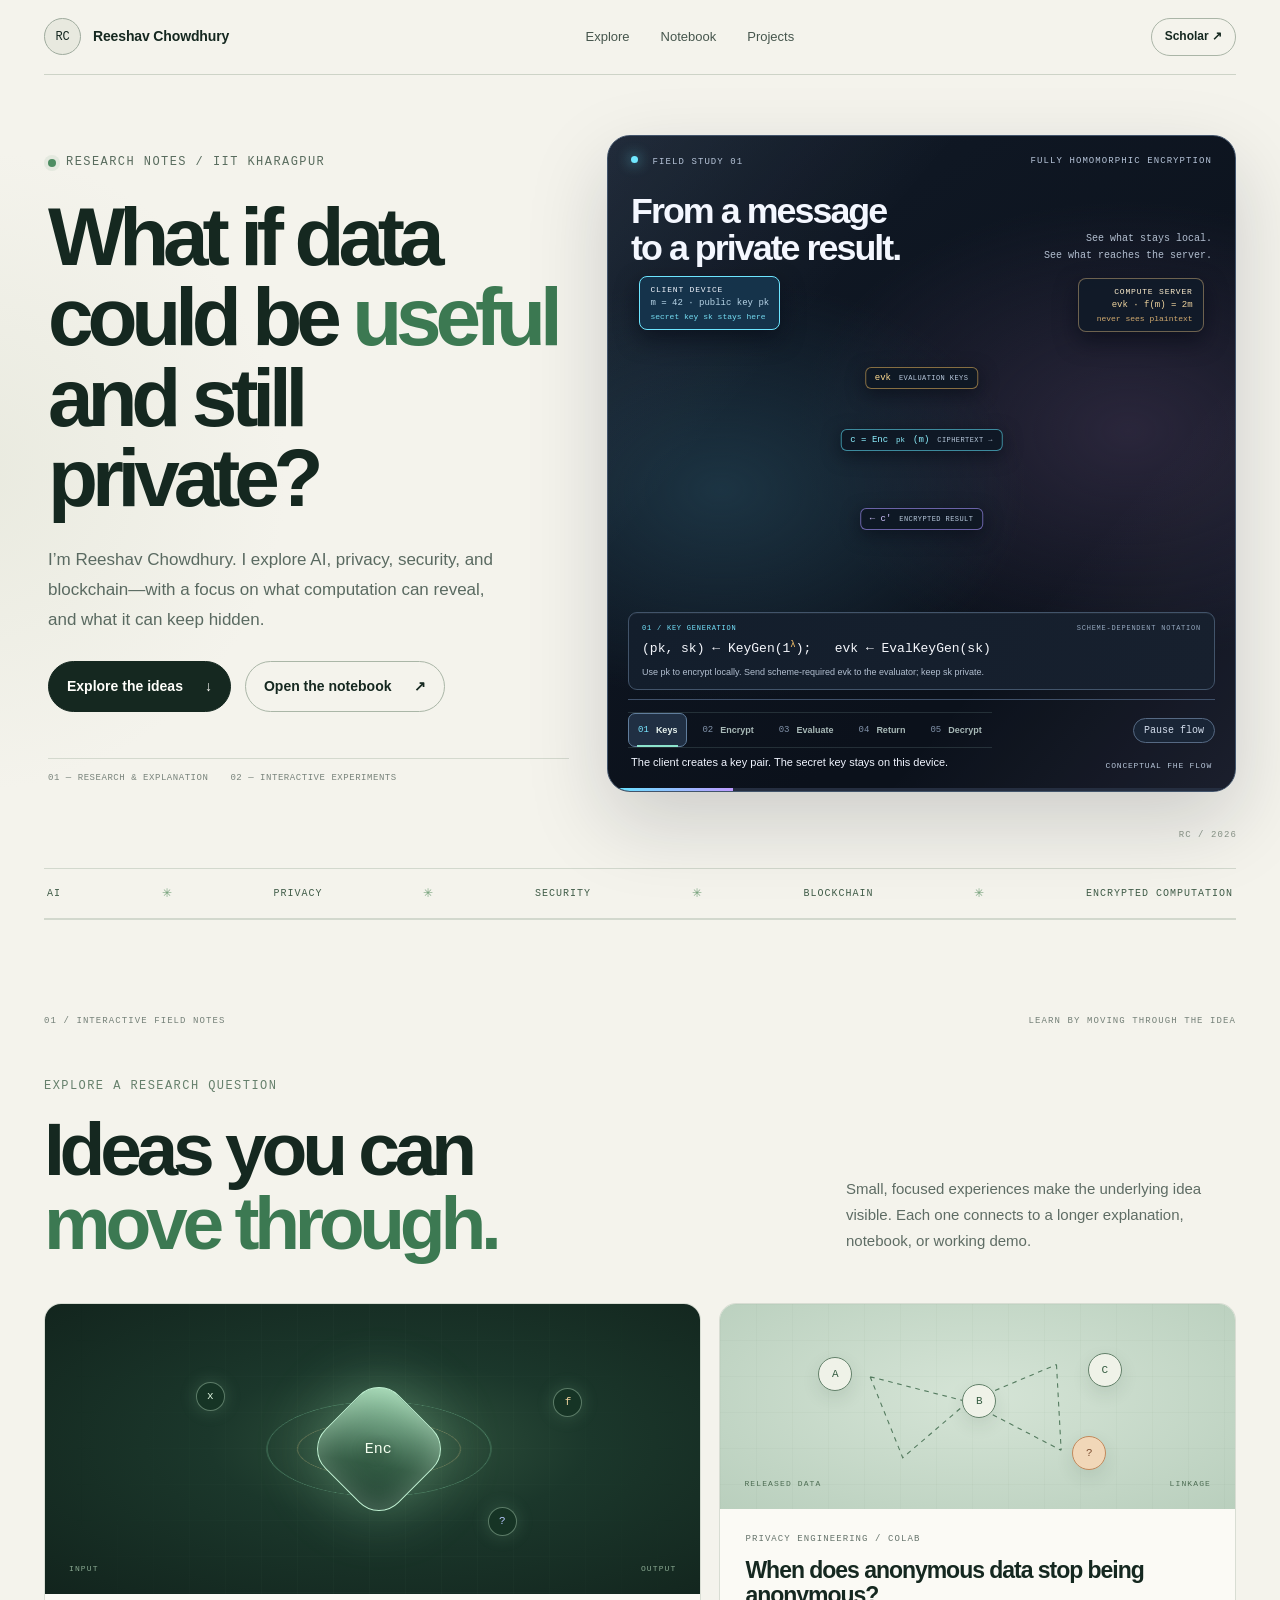
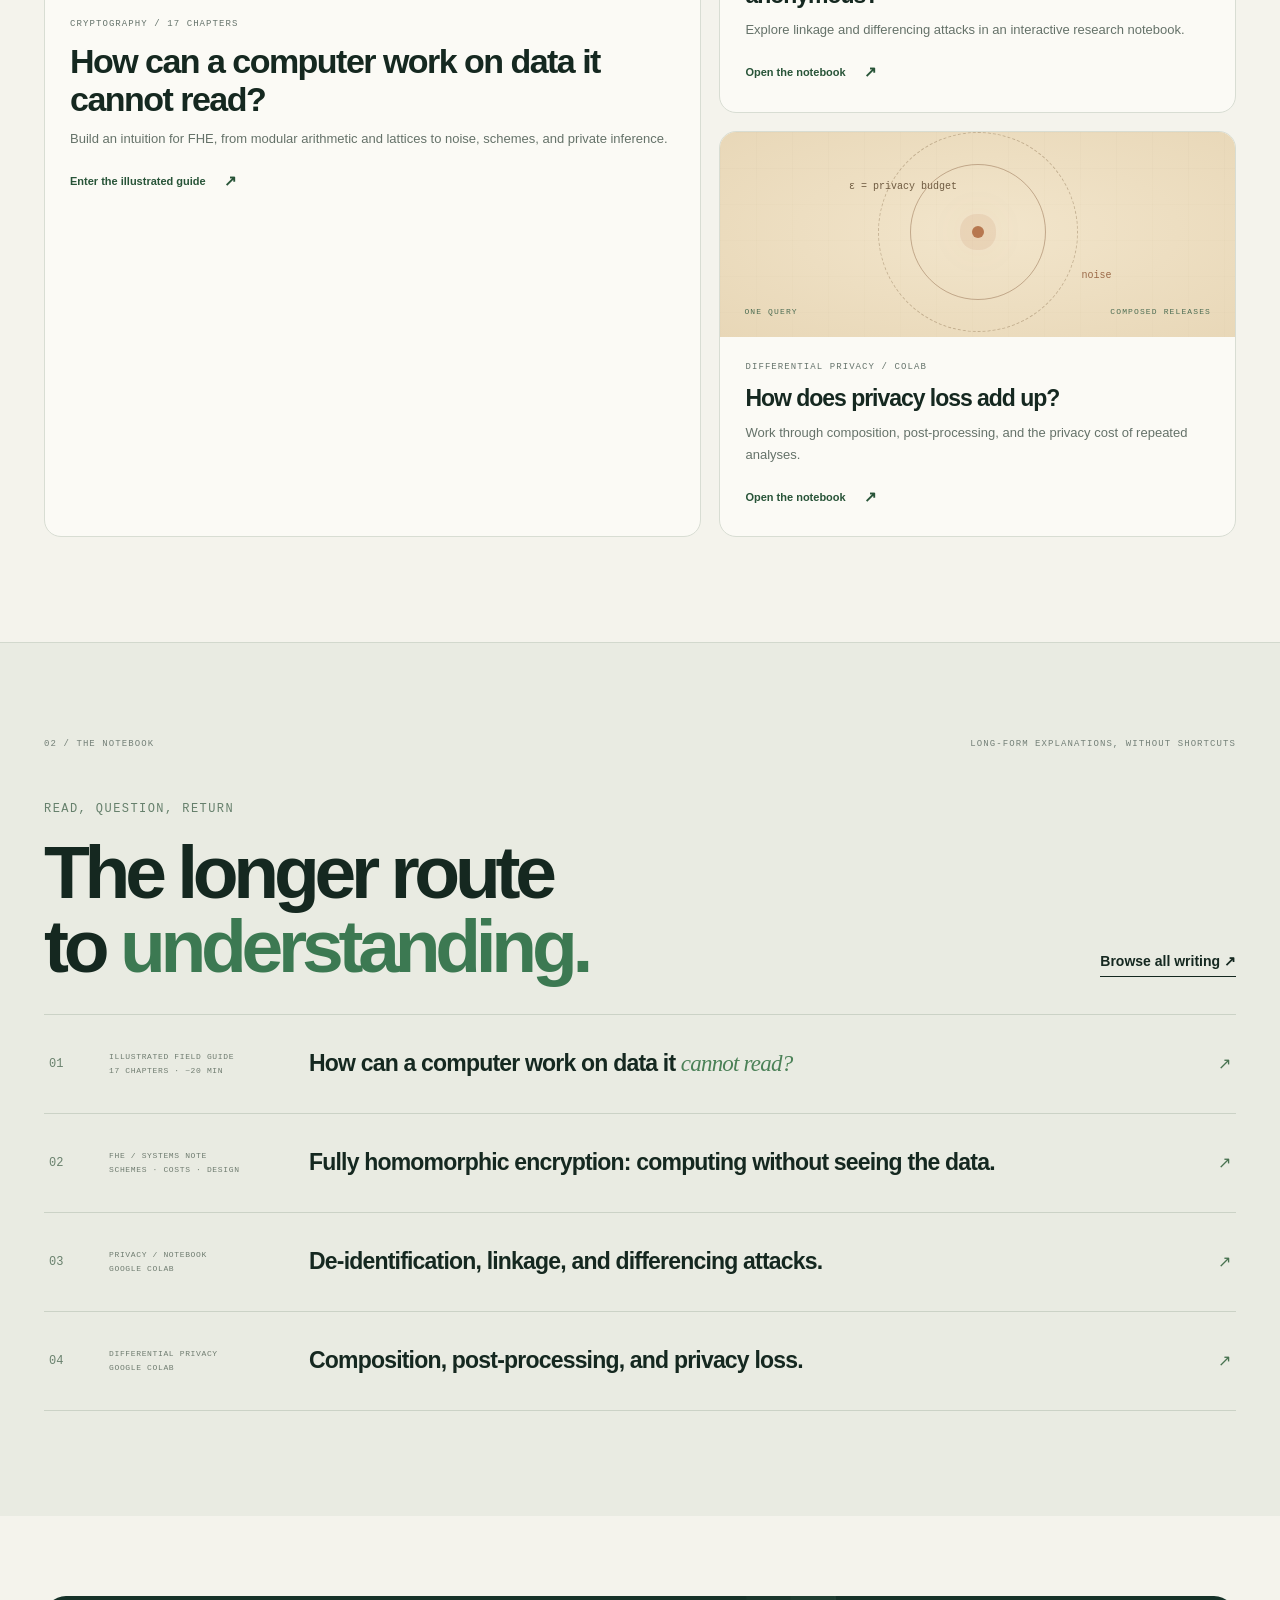
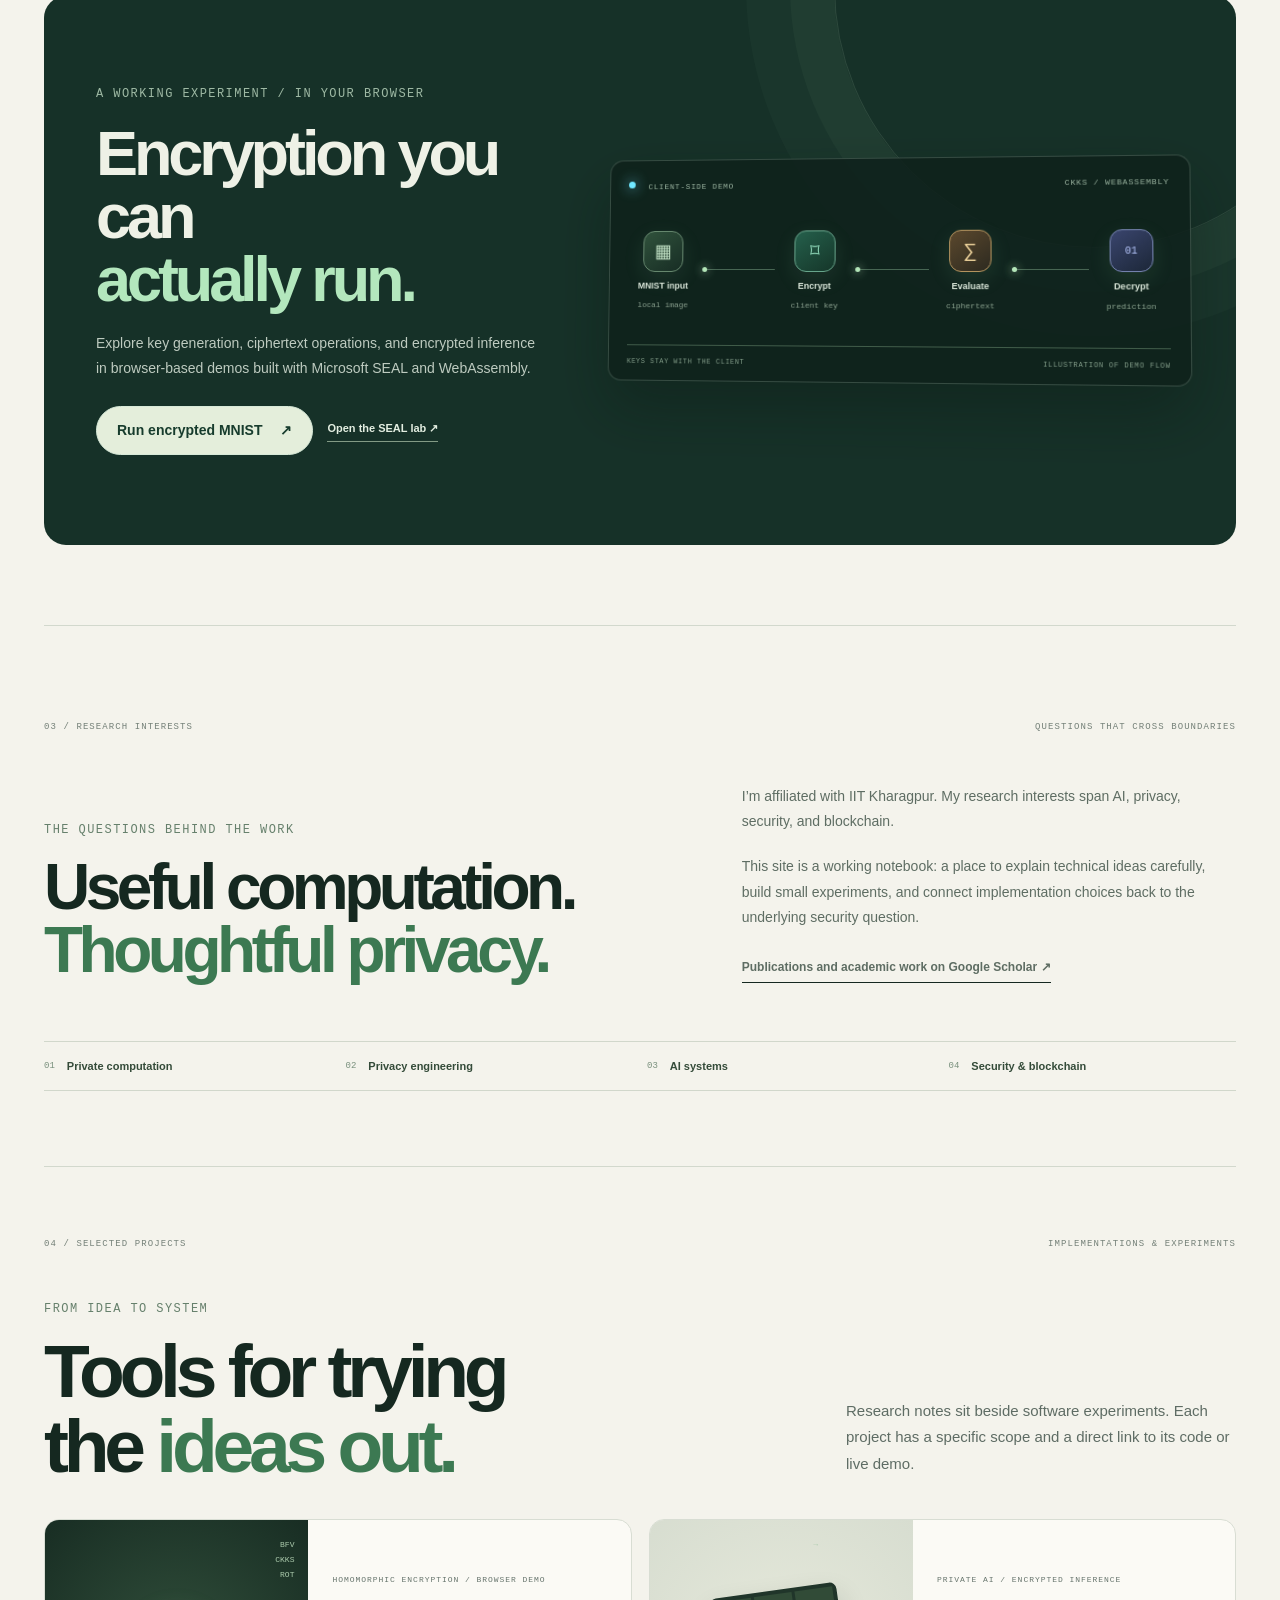
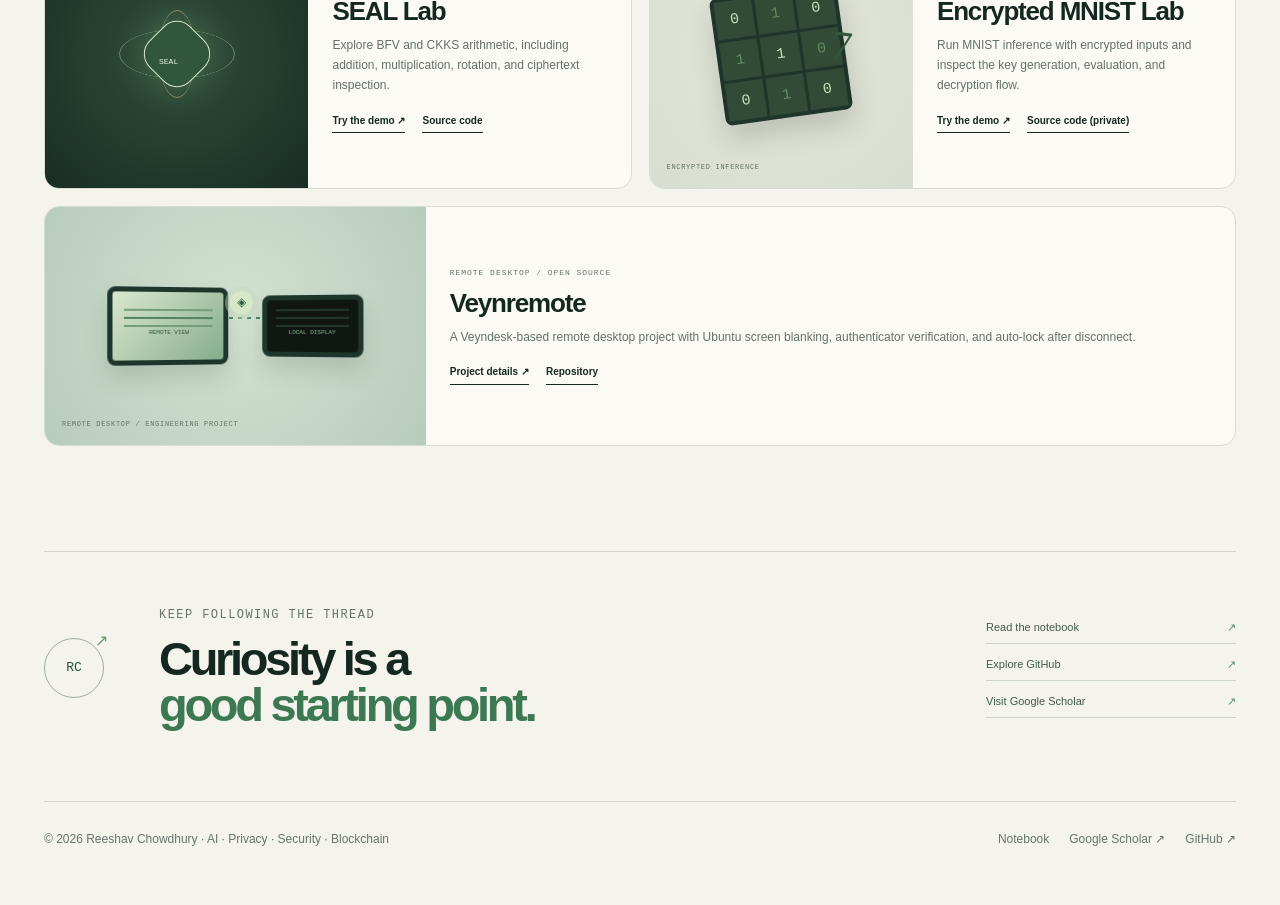
<file: index.html>
<!doctype html>
<html lang="en">
<head>
<meta charset="utf-8">
<meta name="viewport" content="width=device-width, initial-scale=1">
<title>Reeshav Chowdhury — Private computation, AI and security</title>
<meta name="description" content="Research notes and interactive explorations by Reeshav Chowdhury, affiliated with IIT Kharagpur. AI, privacy, security, blockchain, and homomorphic encryption.">
<link rel="canonical" href="https://reeshavchowdhury.github.io/">
<meta property="og:type" content="website"><meta property="og:title" content="Reeshav Chowdhury — Private computation, AI and security"><meta property="og:description" content="Research notes and interactive explorations in AI, privacy, security, blockchain, and encrypted computation."><meta property="og:url" content="https://reeshavchowdhury.github.io/"><meta property="og:image" content="https://reeshavchowdhury.github.io/assets/research-card.png"><meta name="twitter:card" content="summary_large_image"><meta name="theme-color" content="#f6f5ef">
<link rel="icon" href="/assets/favicon.svg" type="image/svg+xml"><link rel="stylesheet" href="/assets/site.css">
<script type="importmap">{"imports":{"three":"/assets/vendor/three-r180/three.module.min.js"}}</script>
<script src="/assets/site.js" defer></script><script type="module" src="/assets/fhe-scene.js"></script>
<script type="application/ld+json">{"@context":"https://schema.org","@type":"ProfilePage","url":"https://reeshavchowdhury.github.io/","name":"Reeshav Chowdhury — AI, privacy, security, and blockchain","mainEntity":{"@type":"Person","name":"Reeshav Chowdhury","url":"https://reeshavchowdhury.github.io/","sameAs":["https://github.com/ReeshavChowdhury","https://scholar.google.com/citations?user=WjMcQ4EAAAAJ&hl=en"],"affiliation":{"@type":"Organization","name":"Indian Institute of Technology Kharagpur"},"knowsAbout":["Artificial intelligence","Privacy","Security","Blockchain"]}}</script>
</head>
<body class="home-redesign">
<a class="skip" href="#main">Skip to content</a>
<div class="wrap">
  <header class="header home-header">
    <a class="brand" href="/" aria-label="Reeshav Chowdhury home"><span class="monogram">RC</span><span class="name">Reeshav Chowdhury</span></a>
    <nav class="nav" aria-label="Main navigation"><a href="#explore">Explore</a><a href="/blog/">Notebook</a><a href="#work">Projects</a></nav>
    <a class="header-scholar" href="https://scholar.google.com/citations?user=WjMcQ4EAAAAJ&amp;hl=en">Scholar <span aria-hidden="true">↗</span></a>
  </header>

  <main id="main">
    <section class="home-hero" aria-labelledby="intro-title">
      <div class="hero-copy">
        <div class="eyebrow"><span class="dot"></span>Research notes / IIT Kharagpur</div>
        <h1 id="intro-title">What if data<br>could be <span class="accent">useful</span><br>and still private?</h1>
        <p class="lede">I’m Reeshav Chowdhury. I explore AI, privacy, security, and blockchain—with a focus on what computation can reveal, and what it can keep hidden.</p>
        <div class="actions"><a class="button" href="#explore">Explore the ideas <span aria-hidden="true">↓</span></a><a class="button secondary" href="/blog/">Open the notebook <span aria-hidden="true">↗</span></a></div>
        <div class="hero-footnote"><span>01 — Research &amp; explanation</span><span>02 — Interactive experiments</span></div>
      </div>

      <div class="hero-lab" aria-label="Interactive 3D explanation of fully homomorphic encryption">
        <div class="lab-topline"><span><i class="live-dot"></i> FIELD STUDY 01</span><span>FULLY HOMOMORPHIC ENCRYPTION</span></div>
        <div class="lab-heading"><h2>From a message<br>to a private result.</h2><p>See what stays local.<br>See what reaches the server.</p></div>
        <div class="lab-3d-wrap">
          <canvas id="fhe-canvas" aria-label="Animated 3D view: the client creates keys, encrypts a message, sends ciphertext to a server for evaluation, receives an encrypted result, then decrypts it locally. Drag to orbit the view."></canvas>
          <p class="fhe-fallback" id="fhe-fallback">Client: m → Encₚₖ(m) → Server: Eval(f) → Encₚₖ(f(m)) → Client: Decₛₖ</p>
          <div class="flow-system-labels" aria-hidden="true"><div class="flow-system client-system"><b>CLIENT DEVICE</b><span>m = 42 · public key pk</span><small>secret key sk stays here</small></div><div class="flow-system server-system"><b>COMPUTE SERVER</b><span>evk · f(m) = 2m</span><small>never sees plaintext</small></div></div>
          <div class="flow-route-label key-route-label" aria-hidden="true">evk <span>evaluation keys</span></div>
          <div class="flow-route-label cipher-route-label" aria-hidden="true">c = Enc<sub>pk</sub>(m) <span>ciphertext →</span></div>
          <div class="flow-route-label result-route-label" aria-hidden="true">← c′ <span>encrypted result</span></div>
        </div>
        <div class="math-readout" role="group" aria-labelledby="flow-math-title">
          <div class="math-readout-head"><span id="flow-math-title">01 / KEY GENERATION</span><span>SCHEME-DEPENDENT NOTATION</span></div>
          <code id="flow-equation">(pk, sk) ← KeyGen(1<sup>λ</sup>); &nbsp; evk ← EvalKeyGen(sk)</code>
          <p id="flow-math-note">Use pk to encrypt locally. Send scheme-required evk to the evaluator; keep sk private.</p>
        </div>
        <div class="lab-controls">
          <div class="fhe-stage-list" role="group" aria-label="Explore the encrypted computation flow">
            <button type="button" data-fhe-step="0" aria-pressed="true" class="is-active"><span>01</span><b>Keys</b></button>
            <button type="button" data-fhe-step="1" aria-pressed="false"><span>02</span><b>Encrypt</b></button>
            <button type="button" data-fhe-step="2" aria-pressed="false"><span>03</span><b>Evaluate</b></button>
            <button type="button" data-fhe-step="3" aria-pressed="false"><span>04</span><b>Return</b></button>
            <button type="button" data-fhe-step="4" aria-pressed="false"><span>05</span><b>Decrypt</b></button>
          </div>
          <button class="fhe-motion-button" id="fhe-motion-toggle" type="button" aria-pressed="true">Pause motion</button>
        </div>
        <div class="lab-bottomline"><p class="fhe-stage-caption" id="fhe-stage-caption" aria-live="polite">The client creates a key pair. The secret key stays on this device.</p><span>CONCEPTUAL FHE FLOW</span></div>
        <div class="lab-progress" aria-hidden="true"><span></span></div>
      </div>
      <div class="hero-index" aria-hidden="true">RC / 2026</div>
    </section>

    <section class="signal-strip" aria-label="Research themes"><span>AI</span><i>✳</i><span>PRIVACY</span><i>✳</i><span>SECURITY</span><i>✳</i><span>BLOCKCHAIN</span><i>✳</i><span>ENCRYPTED COMPUTATION</span></section>

    <section class="home-section explore-section" id="explore" aria-labelledby="explore-title">
      <div class="section-label"><span>01 / INTERACTIVE FIELD NOTES</span><span>LEARN BY MOVING THROUGH THE IDEA</span></div>
      <div class="section-heading"><div><div class="eyebrow">Explore a research question</div><h2 id="explore-title">Ideas you can<br><span class="accent">move through.</span></h2></div><p>Small, focused experiences make the underlying idea visible. Each one connects to a longer explanation, notebook, or working demo.</p></div>
      <div class="field-grid">
        <a class="field-card field-primary" href="/blog/fhe-from-first-principles/">
          <div class="field-art art-cipher" aria-hidden="true"><div class="art-orbit orbit-a"></div><div class="art-orbit orbit-b"></div><div class="art-cipher-core"><span>Enc</span></div><span class="art-particle p-a">x</span><span class="art-particle p-b">f</span><span class="art-particle p-c">?</span><span class="art-label-left">INPUT</span><span class="art-label-right">OUTPUT</span></div>
          <div class="field-card-copy"><div class="eyebrow">Cryptography / 17 chapters</div><h3>How can a computer work on data it cannot read?</h3><p>Build an intuition for FHE, from modular arithmetic and lattices to noise, schemes, and private inference.</p><span class="field-link">Enter the illustrated guide <b aria-hidden="true">↗</b></span></div>
        </a>
        <a class="field-card" href="https://colab.research.google.com/drive/1azul6Syiu469PAEPcou0OgSc40ROaCb3?usp=sharing#scrollTo=ZsCBvefDBXHc" target="_blank" rel="noopener noreferrer">
          <div class="field-art art-linkage" aria-hidden="true"><div class="link-node n1">A</div><div class="link-node n2">B</div><div class="link-node n3">C</div><div class="link-node n4">?</div><svg viewBox="0 0 400 220"><path d="M85 78 190 105 285 65M85 78 120 165 190 105M190 105 290 157M285 65 290 157"/></svg><span class="art-label-left">RELEASED DATA</span><span class="art-label-right">LINKAGE</span></div>
          <div class="field-card-copy"><div class="eyebrow">Privacy engineering / Colab</div><h3>When does anonymous data stop being anonymous?</h3><p>Explore linkage and differencing attacks in an interactive research notebook.</p><span class="field-link">Open the notebook <b aria-hidden="true">↗</b></span></div>
        </a>
        <a class="field-card" href="https://colab.research.google.com/drive/1wODT0dOa4Jd7b5X4L9aN8Es1MfzvuWAR#scrollTo=BmdceBEtRx4K" target="_blank" rel="noopener noreferrer">
          <div class="field-art art-privacy" aria-hidden="true"><div class="privacy-ring ring-one"></div><div class="privacy-ring ring-two"></div><div class="privacy-point"></div><span class="privacy-label label-e">ε = privacy budget</span><span class="privacy-label label-noise">noise</span><span class="art-label-left">ONE QUERY</span><span class="art-label-right">COMPOSED RELEASES</span></div>
          <div class="field-card-copy"><div class="eyebrow">Differential privacy / Colab</div><h3>How does privacy loss add up?</h3><p>Work through composition, post-processing, and the privacy cost of repeated analyses.</p><span class="field-link">Open the notebook <b aria-hidden="true">↗</b></span></div>
        </a>
      </div>
    </section>

    <section class="home-section notebook-section" id="notebook" aria-labelledby="notebook-title">
      <div class="section-label"><span>02 / THE NOTEBOOK</span><span>LONG-FORM EXPLANATIONS, WITHOUT SHORTCUTS</span></div>
      <div class="section-heading"><div><div class="eyebrow">Read, question, return</div><h2 id="notebook-title">The longer route<br>to <span class="accent">understanding.</span></h2></div><a class="text-link" href="/blog/">Browse all writing <span aria-hidden="true">↗</span></a></div>
      <div class="reading-list">
        <a class="reading-row" href="/blog/fhe-from-first-principles/"><span class="reading-number">01</span><div class="reading-meta"><span>ILLUSTRATED FIELD GUIDE</span><span>17 CHAPTERS · ~20 MIN</span></div><h3>How can a computer work on data it <em>cannot read?</em></h3><span class="reading-arrow" aria-hidden="true">↗</span></a>
        <a class="reading-row" href="/blog/fully-homomorphic-encryption/"><span class="reading-number">02</span><div class="reading-meta"><span>FHE / SYSTEMS NOTE</span><span>SCHEMES · COSTS · DESIGN</span></div><h3>Fully homomorphic encryption: computing without seeing the data.</h3><span class="reading-arrow" aria-hidden="true">↗</span></a>
        <a class="reading-row" href="https://colab.research.google.com/drive/1azul6Syiu469PAEPcou0OgSc40ROaCb3?usp=sharing#scrollTo=ZsCBvefDBXHc" target="_blank" rel="noopener noreferrer"><span class="reading-number">03</span><div class="reading-meta"><span>PRIVACY / NOTEBOOK</span><span>GOOGLE COLAB</span></div><h3>De-identification, linkage, and differencing attacks.</h3><span class="reading-arrow" aria-hidden="true">↗</span></a>
        <a class="reading-row" href="https://colab.research.google.com/drive/1wODT0dOa4Jd7b5X4L9aN8Es1MfzvuWAR#scrollTo=BmdceBEtRx4K" target="_blank" rel="noopener noreferrer"><span class="reading-number">04</span><div class="reading-meta"><span>DIFFERENTIAL PRIVACY</span><span>GOOGLE COLAB</span></div><h3>Composition, post-processing, and privacy loss.</h3><span class="reading-arrow" aria-hidden="true">↗</span></a>
      </div>
    </section>

    <section class="demo-band" aria-labelledby="demo-title">
      <div class="demo-copy"><div class="eyebrow">A working experiment / in your browser</div><h2 id="demo-title">Encryption you can<br><span>actually run.</span></h2><p>Explore key generation, ciphertext operations, and encrypted inference in browser-based demos built with Microsoft SEAL and WebAssembly.</p><div class="actions"><a class="button light-button" href="https://encrypted-mnist-lab.vercel.app/">Run encrypted MNIST <span aria-hidden="true">↗</span></a><a class="demo-text-link" href="https://seal-encrypted-computing-demo.vercel.app/">Open the SEAL lab ↗</a></div></div>
      <div class="demo-console" aria-label="Illustration of an encrypted inference pipeline"><div class="console-head"><span><i class="live-dot"></i> CLIENT-SIDE DEMO</span><span>CKKS / WEBASSEMBLY</span></div><div class="console-flow"><div class="console-node"><span class="console-icon icon-image">▦</span><b>MNIST input</b><small>local image</small></div><div class="console-connector"><i></i></div><div class="console-node encrypted"><span class="console-icon">⌑</span><b>Encrypt</b><small>client key</small></div><div class="console-connector"><i></i></div><div class="console-node evaluate"><span class="console-icon">∑</span><b>Evaluate</b><small>ciphertext</small></div><div class="console-connector"><i></i></div><div class="console-node"><span class="console-icon result-icon">01</span><b>Decrypt</b><small>prediction</small></div></div><div class="console-foot"><span>KEYS STAY WITH THE CLIENT</span><span>ILLUSTRATION OF DEMO FLOW</span></div></div>
    </section>

    <section class="home-section research-section" aria-labelledby="research-title">
      <div class="section-label"><span>03 / RESEARCH INTERESTS</span><span>QUESTIONS THAT CROSS BOUNDARIES</span></div>
      <div class="research-editorial"><div><div class="eyebrow">The questions behind the work</div><h2 id="research-title">Useful computation.<br><span class="accent">Thoughtful privacy.</span></h2></div><div class="research-text"><p>I’m affiliated with IIT Kharagpur. My research interests span AI, privacy, security, and blockchain.</p><p>This site is a working notebook: a place to explain technical ideas carefully, build small experiments, and connect implementation choices back to the underlying security question.</p><a class="text-link" href="https://scholar.google.com/citations?user=WjMcQ4EAAAAJ&amp;hl=en">Publications and academic work on Google Scholar ↗</a></div></div>
      <div class="topic-ribbon"><span>01 <b>Private computation</b></span><span>02 <b>Privacy engineering</b></span><span>03 <b>AI systems</b></span><span>04 <b>Security &amp; blockchain</b></span></div>
    </section>

    <section class="home-section project-section" id="work" aria-labelledby="work-title">
      <div class="section-label"><span>04 / SELECTED PROJECTS</span><span>IMPLEMENTATIONS &amp; EXPERIMENTS</span></div>
      <div class="section-heading"><div><div class="eyebrow">From idea to system</div><h2 id="work-title">Tools for trying<br>the <span class="accent">ideas out.</span></h2></div><p>Research notes sit beside software experiments. Each project has a specific scope and a direct link to its code or live demo.</p></div>
      <div class="project-atlas">
        <article class="atlas-card atlas-seal"><div class="atlas-visual" aria-hidden="true"><div class="seal-rings"><i></i><i></i><i></i><b>SEAL</b></div><span>BFV</span><span>CKKS</span><span>ROT</span></div><div class="atlas-content"><div class="eyebrow">Homomorphic encryption / browser demo</div><h3>SEAL Lab</h3><p>Explore BFV and CKKS arithmetic, including addition, multiplication, rotation, and ciphertext inspection.</p><div class="actions"><a class="text-link" href="https://seal-encrypted-computing-demo.vercel.app/">Try the demo ↗</a><a class="text-link" href="https://github.com/ReeshavChowdhury/seal-encrypted-computing-demo">Source code</a></div></div></article>
        <article class="atlas-card atlas-mnist"><div class="atlas-visual" aria-hidden="true"><div class="mnist-grid"><i>0</i><i>1</i><i>0</i><i>1</i><i>1</i><i>0</i><i>0</i><i>1</i><i>0</i></div><span class="mnist-arrow">→</span><div class="mnist-result">7</div><div class="mnist-caption">ENCRYPTED INFERENCE</div></div><div class="atlas-content"><div class="eyebrow">Private AI / encrypted inference</div><h3>Encrypted MNIST Lab</h3><p>Run MNIST inference with encrypted inputs and inspect the key generation, evaluation, and decryption flow.</p><div class="actions"><a class="text-link" href="https://encrypted-mnist-lab.vercel.app/">Try the demo ↗</a><a class="text-link" href="https://github.com/ReeshavChowdhury/encrypted-mnist-lab">Source code (private)</a></div></div></article>
        <article class="atlas-card atlas-veyn"><div class="atlas-visual" aria-hidden="true"><div class="remote-scene"><div class="remote-screen screen-viewer"><i></i><b>REMOTE VIEW</b></div><div class="remote-screen screen-host"><i></i><b>LOCAL DISPLAY</b></div><div class="remote-path"></div><span class="remote-lock">◈</span></div><div class="mnist-caption">REMOTE DESKTOP / ENGINEERING PROJECT</div></div><div class="atlas-content"><div class="eyebrow">Remote desktop / open source</div><h3>Veynremote</h3><p>A Veyndesk-based remote desktop project with Ubuntu screen blanking, authenticator verification, and auto-lock after disconnect.</p><div class="actions"><a class="text-link" href="/veynremote/">Project details ↗</a><a class="text-link" href="https://github.com/ReeshavChowdhury/Veynremote">Repository</a></div></div></article>
      </div>
    </section>

    <section class="closing-note"><div class="closing-mark">RC<span>↗</span></div><div><div class="eyebrow">Keep following the thread</div><h2>Curiosity is a<br><span class="accent">good starting point.</span></h2></div><div class="closing-links"><a href="/blog/">Read the notebook <span>↗</span></a><a href="https://github.com/ReeshavChowdhury">Explore GitHub <span>↗</span></a><a href="https://scholar.google.com/citations?user=WjMcQ4EAAAAJ&amp;hl=en">Visit Google Scholar <span>↗</span></a></div></section>
  </main>
  <footer class="footer"><p>© 2026 Reeshav Chowdhury · AI · Privacy · Security · Blockchain</p><div><a href="/blog/">Notebook</a><a href="https://scholar.google.com/citations?user=WjMcQ4EAAAAJ&amp;hl=en">Google Scholar ↗</a><a href="https://github.com/ReeshavChowdhury">GitHub ↗</a></div></footer>
</div>
</body></html>
</file>
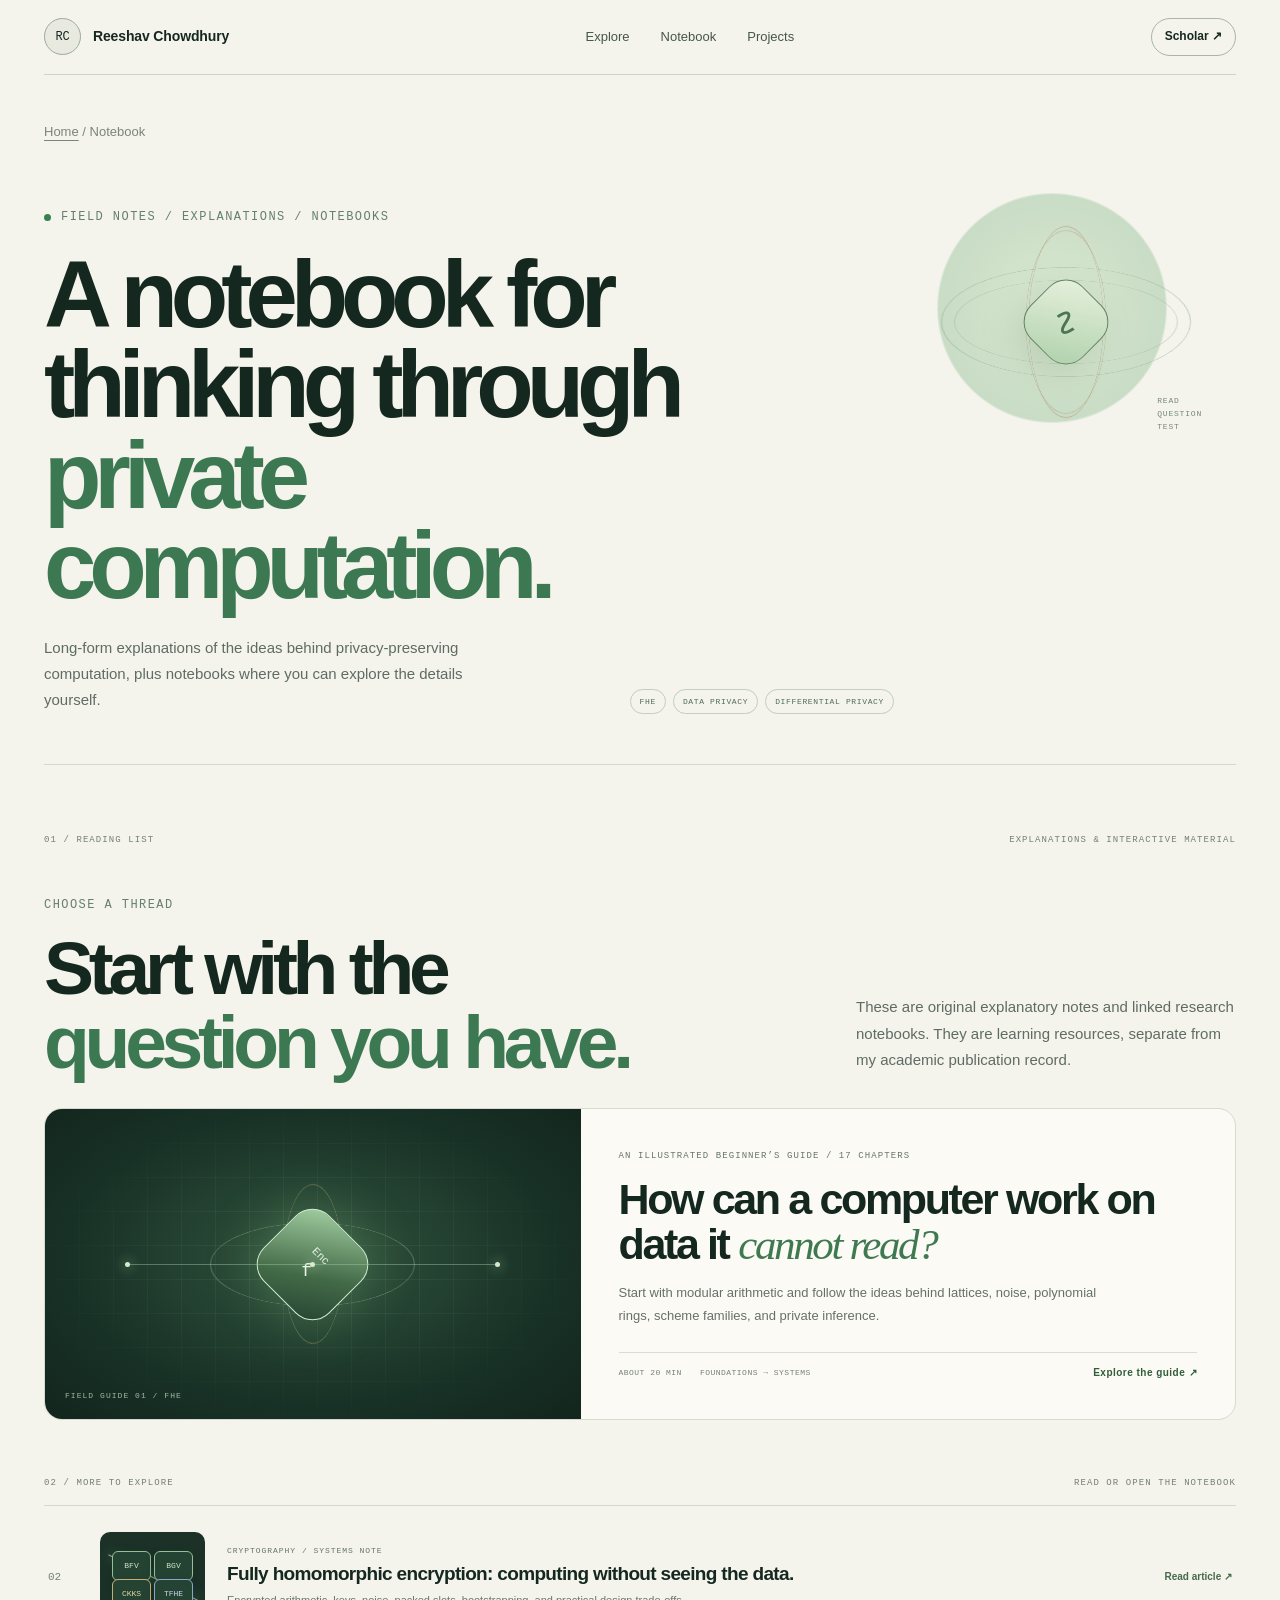
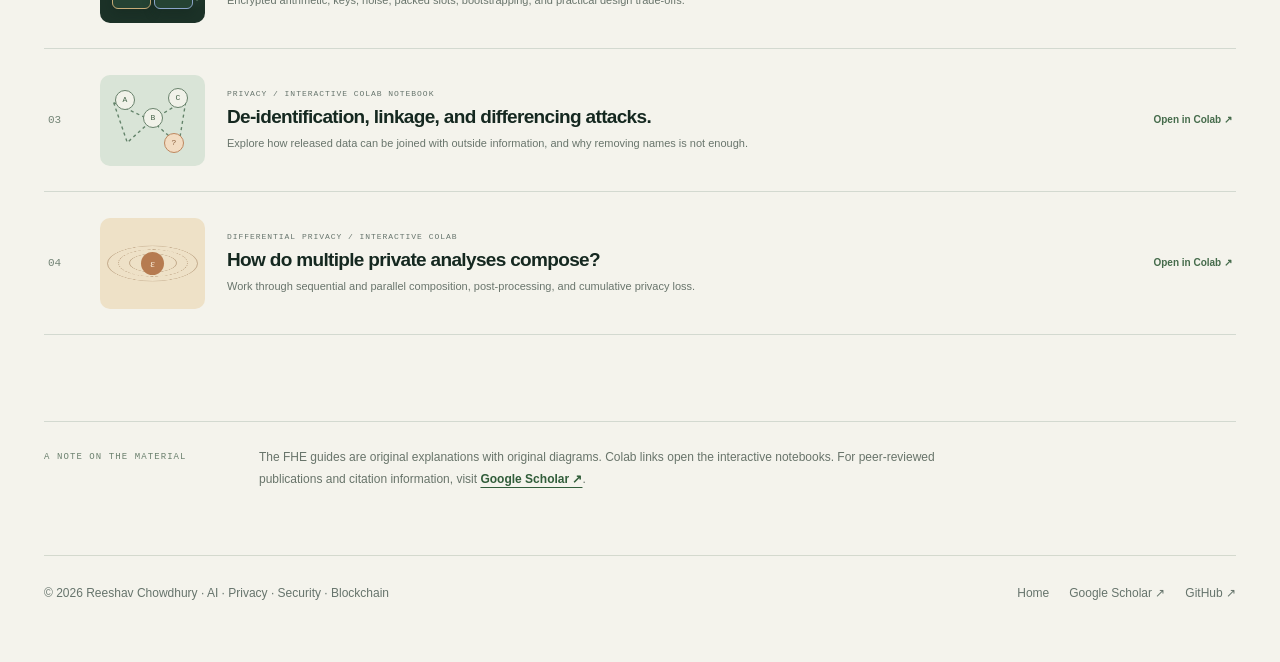
<file: blog/index.html>
<!doctype html>
<html lang="en"><head>
<meta charset="utf-8"><meta name="viewport" content="width=device-width, initial-scale=1">
<title>Notebook — AI, privacy, security &amp; blockchain | Reeshav Chowdhury</title>
<meta name="description" content="Long-form research notes and interactive notebooks on homomorphic encryption, data privacy, differential privacy, and encrypted computation by Reeshav Chowdhury.">
<link rel="canonical" href="https://reeshavchowdhury.github.io/blog/">
<meta property="og:type" content="website"><meta property="og:title" content="Research notebook — Reeshav Chowdhury"><meta property="og:description" content="Careful explanations and interactive research notebooks on private computation and data privacy."><meta property="og:url" content="https://reeshavchowdhury.github.io/blog/"><meta property="og:image" content="https://reeshavchowdhury.github.io/assets/research-card.png"><meta name="twitter:card" content="summary_large_image"><meta name="theme-color" content="#f4f3ec">
<link rel="icon" href="/assets/favicon.svg" type="image/svg+xml"><link rel="stylesheet" href="/assets/site.css"><script src="/assets/site.js" defer></script>
<script type="application/ld+json">{"@context":"https://schema.org","@type":"Blog","name":"Reeshav Chowdhury — Research notebook","url":"https://reeshavchowdhury.github.io/blog/","author":{"@type":"Person","name":"Reeshav Chowdhury","url":"https://reeshavchowdhury.github.io/"}}</script>
</head><body class="home-redesign blog-redesign"><a class="skip" href="#main">Skip to content</a><div class="wrap">
<header class="header home-header"><a class="brand" href="/" aria-label="Reeshav Chowdhury home"><span class="monogram">RC</span><span class="name">Reeshav Chowdhury</span></a><nav class="nav" aria-label="Main navigation"><a href="/#explore">Explore</a><a href="/blog/">Notebook</a><a href="/#work">Projects</a></nav><a class="header-scholar" href="https://scholar.google.com/citations?user=WjMcQ4EAAAAJ&amp;hl=en">Scholar <span aria-hidden="true">↗</span></a></header>
<main id="main"><p class="breadcrumb"><a href="/">Home</a> / Notebook</p>
<section class="notebook-hero"><div class="eyebrow"><span class="dot"></span>Field notes / explanations / notebooks</div><h1>A notebook for<br>thinking through<br><span class="accent">private computation.</span></h1><div class="notebook-intro-bottom"><p>Long-form explanations of the ideas behind privacy-preserving computation, plus notebooks where you can explore the details yourself.</p><div class="notebook-topics"><span>FHE</span><span>DATA PRIVACY</span><span>DIFFERENTIAL PRIVACY</span></div></div><div class="notebook-hero-graphic" aria-hidden="true"><div class="notebook-hero-orbit orbit-x"></div><div class="notebook-hero-orbit orbit-y"></div><div class="notebook-hero-core">∿</div><span>READ<br>QUESTION<br>TEST</span></div></section>
<section class="notebook-entries" aria-labelledby="entries-title"><div class="section-label"><span>01 / READING LIST</span><span>EXPLANATIONS &amp; INTERACTIVE MATERIAL</span></div><div class="section-heading"><div><div class="eyebrow">Choose a thread</div><h2 id="entries-title">Start with the<br><span class="accent">question you have.</span></h2></div><p>These are original explanatory notes and linked research notebooks. They are learning resources, separate from my academic publication record.</p></div>
<a class="notebook-feature" href="/blog/fhe-from-first-principles/"><div class="notebook-feature-art" aria-hidden="true"><div class="notebook-art-ring r1"></div><div class="notebook-art-ring r2"></div><div class="notebook-art-cell">Enc<br><i>f</i></div><div class="notebook-art-route"><i></i><i></i><i></i></div><span class="notebook-art-caption">FIELD GUIDE 01 / FHE</span></div><div class="notebook-feature-copy"><div class="eyebrow">An illustrated beginner’s guide / 17 chapters</div><h3>How can a computer work on data it <em>cannot read?</em></h3><p>Start with modular arithmetic and follow the ideas behind lattices, noise, polynomial rings, scheme families, and private inference.</p><div class="feature-meta"><span>ABOUT 20 MIN</span><span>FOUNDATIONS → SYSTEMS</span><b>Explore the guide ↗</b></div></div></a>
<div class="section-label notebook-subhead"><span>02 / MORE TO EXPLORE</span><span>READ OR OPEN THE NOTEBOOK</span></div>
<div class="notebook-list">
<a class="notebook-item" href="/blog/fully-homomorphic-encryption/"><span class="notebook-item-num">02</span><div class="notebook-item-art note-schemes" aria-hidden="true"><i>BFV</i><i>BGV</i><i>CKKS</i><i>TFHE</i><b></b></div><div class="notebook-item-copy"><div class="eyebrow">Cryptography / systems note</div><h3>Fully homomorphic encryption: computing without seeing the data.</h3><p>Encrypted arithmetic, keys, noise, packed slots, bootstrapping, and practical design trade-offs.</p></div><span class="notebook-item-link">Read article ↗</span></a>
<a class="notebook-item" href="https://colab.research.google.com/drive/1azul6Syiu469PAEPcou0OgSc40ROaCb3?usp=sharing#scrollTo=ZsCBvefDBXHc" target="_blank" rel="noopener noreferrer"><span class="notebook-item-num">03</span><div class="notebook-item-art note-linkage" aria-hidden="true"><i>A</i><i>B</i><i>C</i><b>?</b><svg viewBox="0 0 100 70"><path d="M13 18 49 35 82 15M13 18l13 38 23-21 26 23 7-43"/></svg></div><div class="notebook-item-copy"><div class="eyebrow">Privacy / interactive Colab notebook</div><h3>De-identification, linkage, and differencing attacks.</h3><p>Explore how released data can be joined with outside information, and why removing names is not enough.</p></div><span class="notebook-item-link">Open in Colab ↗</span></a>
<a class="notebook-item" href="https://colab.research.google.com/drive/1wODT0dOa4Jd7b5X4L9aN8Es1MfzvuWAR#scrollTo=BmdceBEtRx4K" target="_blank" rel="noopener noreferrer"><span class="notebook-item-num">04</span><div class="notebook-item-art note-dp" aria-hidden="true"><i></i><i></i><i></i><b>ε</b></div><div class="notebook-item-copy"><div class="eyebrow">Differential privacy / interactive Colab</div><h3>How do multiple private analyses compose?</h3><p>Work through sequential and parallel composition, post-processing, and cumulative privacy loss.</p></div><span class="notebook-item-link">Open in Colab ↗</span></a>
</div></section>
<section class="notebook-note"><div class="eyebrow">A note on the material</div><p>The FHE guides are original explanations with original diagrams. Colab links open the interactive notebooks. For peer-reviewed publications and citation information, visit <a href="https://scholar.google.com/citations?user=WjMcQ4EAAAAJ&amp;hl=en">Google Scholar ↗</a>.</p></section>
</main><footer class="footer"><p>© 2026 Reeshav Chowdhury · AI · Privacy · Security · Blockchain</p><div><a href="/">Home</a><a href="https://scholar.google.com/citations?user=WjMcQ4EAAAAJ&amp;hl=en">Google Scholar ↗</a><a href="https://github.com/ReeshavChowdhury">GitHub ↗</a></div></footer></div></body></html>
</file>
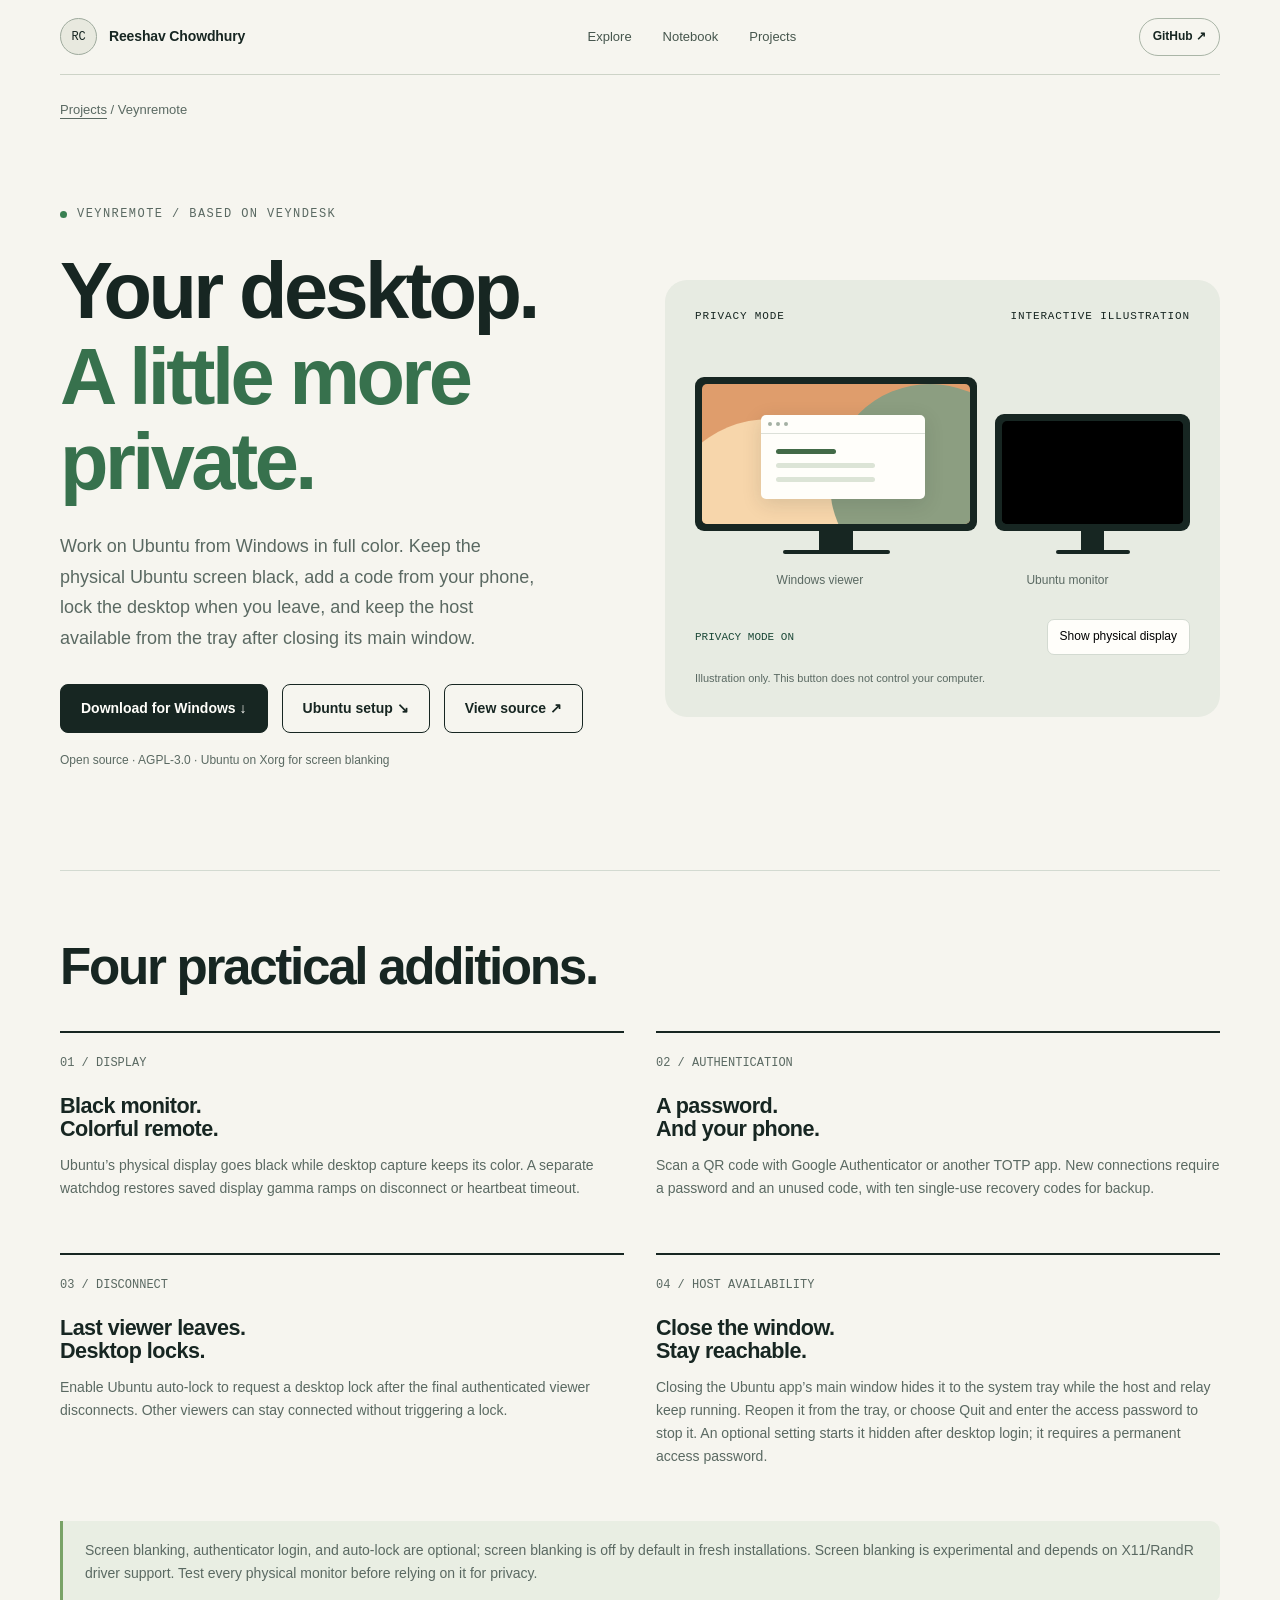
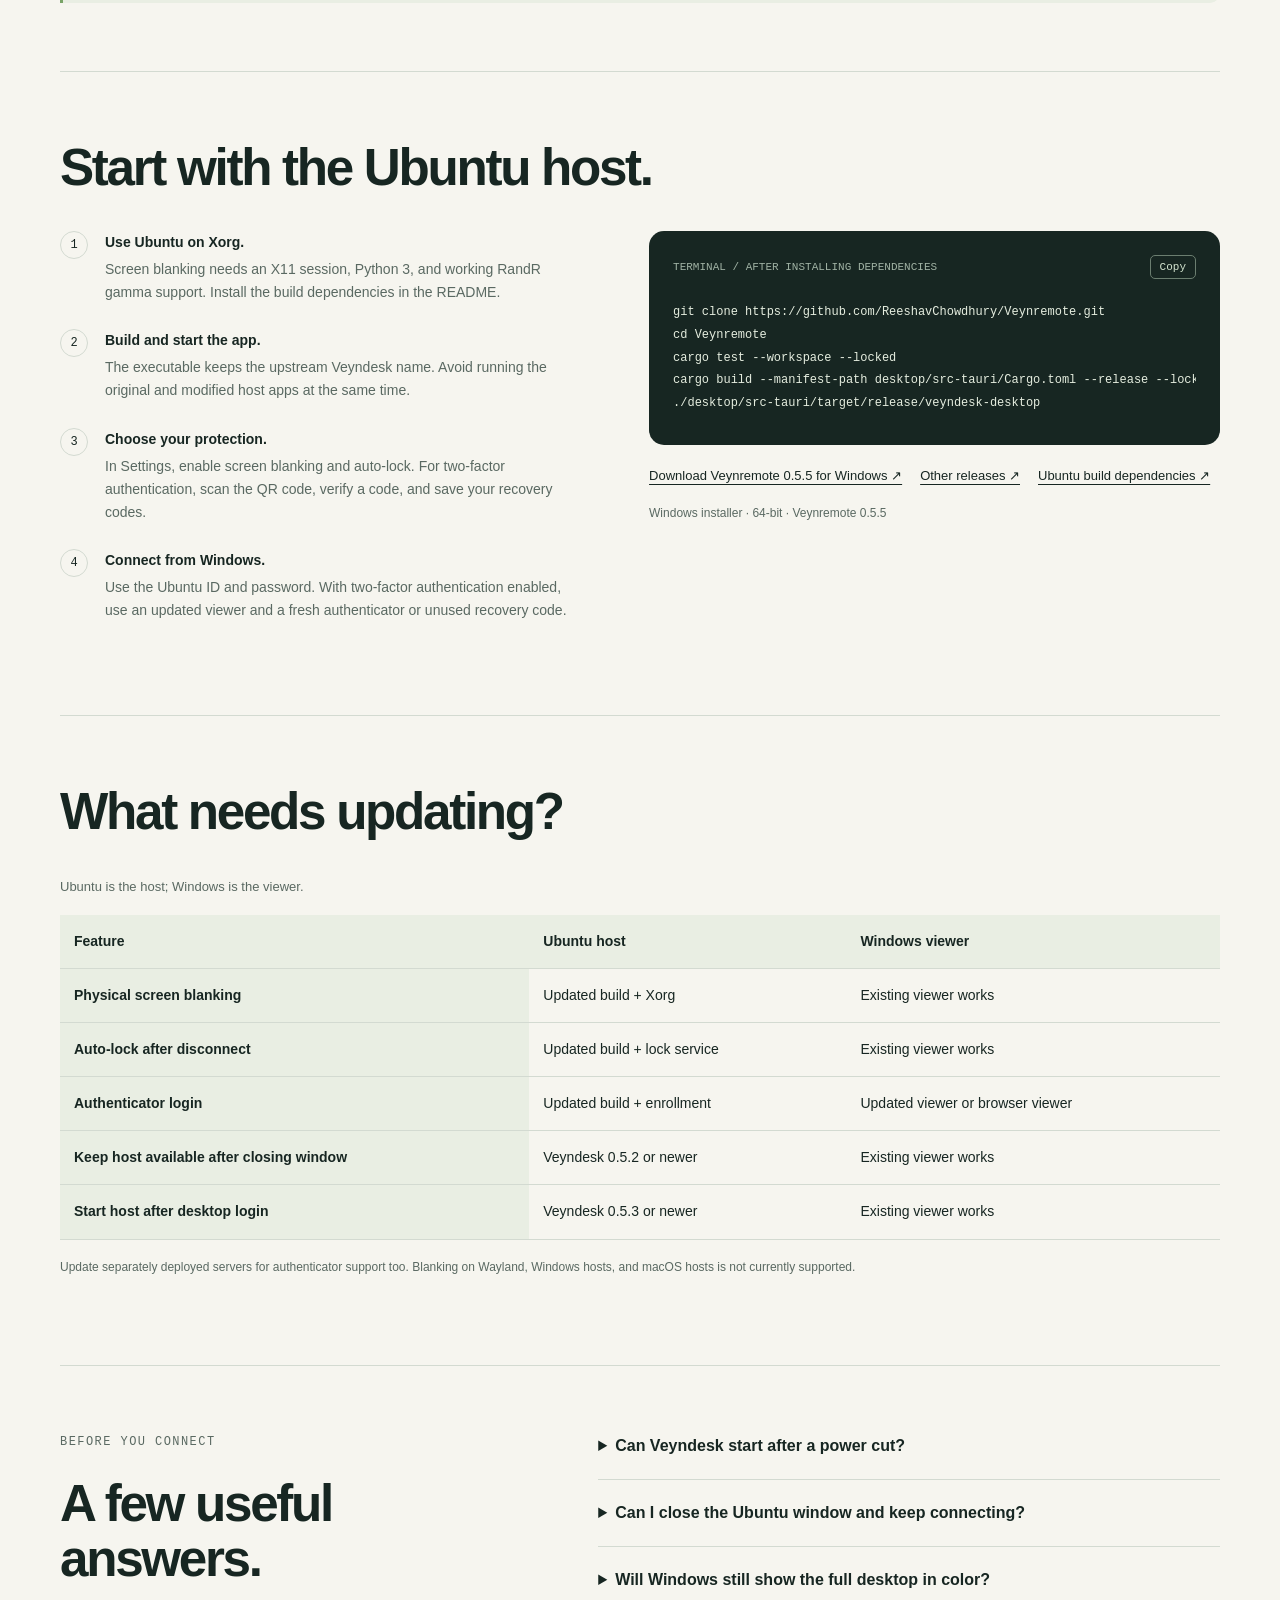
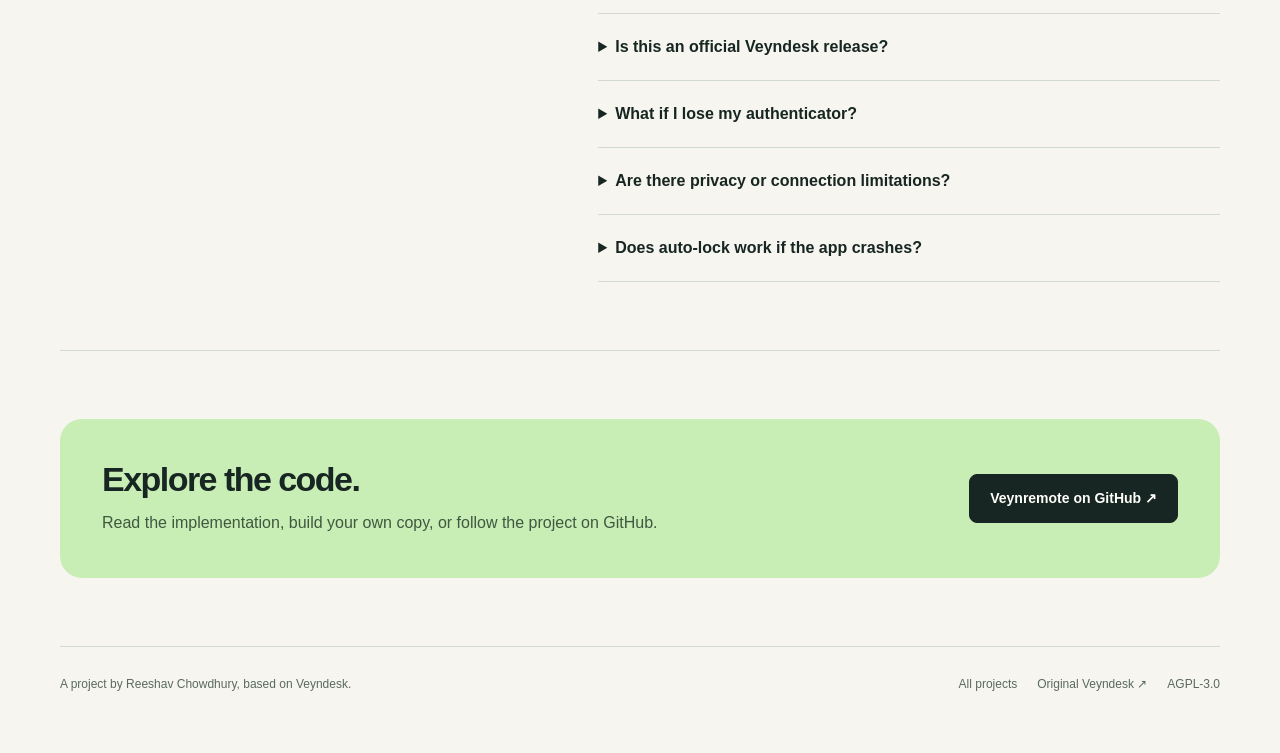
<file: veynremote/index.html>
<!doctype html>
<html lang="en">
<head>
<meta charset="utf-8"><meta name="viewport" content="width=device-width, initial-scale=1">
<title>Veynremote — Ubuntu screen blanking, Google Authenticator &amp; remote desktop</title>
<meta name="description" content="Control Ubuntu from Windows with a black physical monitor and a full-color remote desktop. Veynremote adds screen blanking, TOTP two-factor authentication, auto-lock, and tray-based host availability to Veyndesk.">
<link rel="canonical" href="https://reeshavchowdhury.github.io/veynremote/">
<meta property="og:type" content="website"><meta property="og:title" content="Veynremote — Your desktop, a little more private"><meta property="og:description" content="Ubuntu screen blanking, Google Authenticator, auto-lock, and a tray-resident host. An open-source remote desktop project based on Veyndesk."><meta property="og:url" content="https://reeshavchowdhury.github.io/veynremote/"><meta property="og:image" content="https://reeshavchowdhury.github.io/assets/social-card.png"><meta name="twitter:card" content="summary_large_image"><meta name="theme-color" content="#f6f5ef">
<link rel="icon" href="/assets/favicon.svg" type="image/svg+xml"><link rel="stylesheet" href="/assets/site.css"><script src="/assets/site.js" defer></script>
<script type="application/ld+json">{"@context":"https://schema.org","@type":"SoftwareSourceCode","name":"Veynremote","description":"Veyndesk-based remote desktop with Ubuntu screen blanking, TOTP authentication, disconnect locking, tray availability, and optional start-at-login.","url":"https://reeshavchowdhury.github.io/veynremote/","codeRepository":"https://github.com/ReeshavChowdhury/Veynremote","programmingLanguage":"Rust","license":"https://github.com/ReeshavChowdhury/Veynremote/blob/main/LICENSE","isBasedOn":{"@type":"SoftwareSourceCode","name":"Veyndesk","codeRepository":"https://github.com/Veyndesk/veyndesk"}}</script>
</head>
<body>
<a class="skip" href="#main">Skip to content</a><div class="wrap">
<header class="header home-header"><a class="brand" href="/" aria-label="Reeshav Chowdhury home"><span class="monogram">RC</span><span class="name">Reeshav Chowdhury</span></a><nav class="nav" aria-label="Main navigation"><a href="/#explore">Explore</a><a href="/blog/">Notebook</a><a href="/#work">Projects</a></nav><a class="header-scholar" href="https://github.com/ReeshavChowdhury/Veynremote">GitHub <span aria-hidden="true">↗</span></a></header>
<main id="main"><p class="breadcrumb"><a href="/">Projects</a> / Veynremote</p>
<section class="hero project-hero" aria-labelledby="project-title"><div><div class="eyebrow"><span class="dot"></span>Veynremote / Based on Veyndesk</div><h1 id="project-title">Your desktop.<br><span class="accent">A little more<br>private.</span></h1><p class="lede">Work on Ubuntu from Windows in full color. Keep the physical Ubuntu screen black, add a code from your phone, lock the desktop when you leave, and keep the host available from the tray after closing its main window.</p><div class="actions"><a class="button" href="https://github.com/ReeshavChowdhury/Veynremote/releases/latest/download/Veynremote_0.5.5_x64-setup.exe">Download for Windows ↓</a><a class="button secondary" href="#setup">Ubuntu setup ↘</a><a class="button secondary" href="https://github.com/ReeshavChowdhury/Veynremote">View source ↗</a></div><p class="small-note">Open source · AGPL-3.0 · Ubuntu on Xorg for screen blanking</p></div>
<div class="hero-art"><div class="art-label"><span>Privacy mode</span><span>Interactive illustration</span></div><div class="dual-monitors is-private" data-demo-scene role="img" aria-label="Illustration: Windows viewer in color, Ubuntu physical display black."><div class="monitor"><div class="desktop"><div class="app-window"><div class="window-bar"><i></i><i></i><i></i></div><div class="window-content"><div class="line"></div><div class="line"></div><div class="line"></div></div></div></div></div><div class="monitor host"><div class="desktop"><div class="app-window"><div class="window-bar"><i></i><i></i><i></i></div><div class="window-content"><div class="line"></div><div class="line"></div></div></div></div></div></div><div class="monitor-labels"><span>Windows viewer</span><span>Ubuntu monitor</span></div><div class="demo-controls"><span class="state" data-demo-state aria-live="polite">PRIVACY MODE ON</span><button type="button" data-demo-toggle aria-pressed="true">Show physical display</button></div><p class="demo-note">Illustration only. This button does not control your computer.</p></div></section>
<section class="section" id="features" aria-labelledby="features-title"><div class="section-top"><h2 id="features-title">Four practical additions.</h2></div><div class="feature-grid four-features"><article class="feature"><span class="index">01 / DISPLAY</span><h3>Black monitor.<br>Colorful remote.</h3><p>Ubuntu’s physical display goes black while desktop capture keeps its color. A separate watchdog restores saved display gamma ramps on disconnect or heartbeat timeout.</p></article><article class="feature"><span class="index">02 / AUTHENTICATION</span><h3>A password.<br>And your phone.</h3><p>Scan a QR code with Google Authenticator or another TOTP app. New connections require a password and an unused code, with ten single-use recovery codes for backup.</p></article><article class="feature"><span class="index">03 / DISCONNECT</span><h3>Last viewer leaves.<br>Desktop locks.</h3><p>Enable Ubuntu auto-lock to request a desktop lock after the final authenticated viewer disconnects. Other viewers can stay connected without triggering a lock.</p></article><article class="feature"><span class="index">04 / HOST AVAILABILITY</span><h3>Close the window.<br>Stay reachable.</h3><p>Closing the Ubuntu app’s main window hides it to the system tray while the host and relay keep running. Reopen it from the tray, or choose Quit and enter the access password to stop it. An optional setting starts it hidden after desktop login; it requires a permanent access password.</p></article></div><div class="callout" style="margin-top:32px">Screen blanking, authenticator login, and auto-lock are optional; screen blanking is off by default in fresh installations. Screen blanking is experimental and depends on X11/RandR driver support. Test every physical monitor before relying on it for privacy.</div></section>
<section class="section" id="setup" aria-labelledby="setup-title"><div class="section-top"><h2 id="setup-title">Start with the Ubuntu host.</h2></div><div class="setup-grid"><ol class="steps"><li><strong>Use Ubuntu on Xorg.</strong>Screen blanking needs an X11 session, Python 3, and working RandR gamma support. Install the build dependencies in the README.</li><li><strong>Build and start the app.</strong>The executable keeps the upstream Veyndesk name. Avoid running the original and modified host apps at the same time.</li><li><strong>Choose your protection.</strong>In Settings, enable screen blanking and auto-lock. For two-factor authentication, scan the QR code, verify a code, and save your recovery codes.</li><li><strong>Connect from Windows.</strong>Use the Ubuntu ID and password. With two-factor authentication enabled, use an updated viewer and a fresh authenticator or unused recovery code.</li></ol><div><div class="terminal"><div class="terminal-bar"><span>TERMINAL / AFTER INSTALLING DEPENDENCIES</span><button class="copy-button" type="button" data-copy="#build-code" aria-live="polite">Copy</button></div><pre><code id="build-code">git clone https://github.com/ReeshavChowdhury/Veynremote.git
cd Veynremote
cargo test --workspace --locked
cargo build --manifest-path desktop/src-tauri/Cargo.toml --release --locked
./desktop/src-tauri/target/release/veyndesk-desktop</code></pre></div><div class="link-list"><a href="https://github.com/ReeshavChowdhury/Veynremote/releases/latest/download/Veynremote_0.5.5_x64-setup.exe">Download Veynremote 0.5.5 for Windows ↗</a><a href="https://github.com/ReeshavChowdhury/Veynremote/releases">Other releases ↗</a><a href="https://github.com/ReeshavChowdhury/Veynremote#build-on-ubuntu-2404">Ubuntu build dependencies ↗</a></div><p class="small-note">Windows installer · 64-bit · Veynremote 0.5.5</p></div></div></section>
<section class="section" aria-labelledby="compatibility-title"><div class="section-top"><h2 id="compatibility-title">What needs updating?</h2></div><div class="table-wrap"><table><caption>Ubuntu is the host; Windows is the viewer.</caption><thead><tr><th scope="col">Feature</th><th scope="col">Ubuntu host</th><th scope="col">Windows viewer</th></tr></thead><tbody><tr><th scope="row">Physical screen blanking</th><td>Updated build + Xorg</td><td>Existing viewer works</td></tr><tr><th scope="row">Auto-lock after disconnect</th><td>Updated build + lock service</td><td>Existing viewer works</td></tr><tr><th scope="row">Authenticator login</th><td>Updated build + enrollment</td><td>Updated viewer or browser viewer</td></tr><tr><th scope="row">Keep host available after closing window</th><td>Veyndesk 0.5.2 or newer</td><td>Existing viewer works</td></tr><tr><th scope="row">Start host after desktop login</th><td>Veyndesk 0.5.3 or newer</td><td>Existing viewer works</td></tr></tbody></table></div><p class="small-note">Update separately deployed servers for authenticator support too. Blanking on Wayland, Windows hosts, and macOS hosts is not currently supported.</p></section>
<section class="section" aria-labelledby="faq-title"><div class="faq-grid"><div><div class="eyebrow">Before you connect</div><h2 id="faq-title">A few useful<br>answers.</h2></div><div><details><summary>Can Veyndesk start after a power cut?</summary><p>Veyndesk 0.5.3 can start hidden after the Ubuntu desktop session logs in. Enable <em>Start Veyndesk in the tray after desktop login</em> and set a permanent access password. For unattended restart after AC returns, enable automatic login in Ubuntu and set the HP BIOS power-loss behavior to power on. Automatic login allows physical users to access that Ubuntu account; an encrypted disk may still require its boot passphrase. See the <a href="https://help.ubuntu.com/stable/ubuntu-help/user-autologin.html">Ubuntu automatic-login guide</a> and <a href="https://support.hp.com/us-en/document/ish_3912651-2318005-16">HP BIOS options</a>.</p></details><details><summary>Can I close the Ubuntu window and keep connecting?</summary><p>Yes. Start Veyndesk on Ubuntu, then close its main window to hide it to the system tray. The host and relay remain active. Use the tray menu to reopen the window or quit with the access password.</p></details><details><summary>Will Windows still show the full desktop in color?</summary><p>Yes, on supported systems. Blanking changes Ubuntu’s physical-display gamma ramps while capture continues reading desktop pixels. The tested Windows-to-Ubuntu setup worked; other drivers and monitors should be checked individually.</p></details><details><summary>Is this an official Veyndesk release?</summary><p>No. Veynremote is an independently modified version based on <a href="https://github.com/Veyndesk/veyndesk">Veyndesk</a>. The original contributors built the remote desktop application. This project preserves upstream history and the AGPL license. <a href="https://github.com/ReeshavChowdhury/Veynremote/blob/main/UPSTREAM.md">Read the attribution.</a></p></details><details><summary>What if I lose my authenticator?</summary><p>Use one of the recovery codes saved at enrollment. Each works once. If the phone and all recovery codes are lost, recovery requires trusted local access to the Ubuntu host; there is no remote bypass. <a href="https://github.com/ReeshavChowdhury/Veynremote/blob/main/docs/security-settings.md">Read setup and recovery instructions.</a></p></details><details><summary>Are there privacy or connection limitations?</summary><p>Blanking may take about one second to start, and the backlight or cursor may remain visible. Monitor changes and color-management software can interfere. Direct WebRTC sessions use DTLS; upstream relay sessions are not end-to-end encrypted, and direct LAN WebSockets are not encrypted by default. <a href="https://github.com/ReeshavChowdhury/Veynremote/blob/main/docs/screen-blanking.md">Read the limitations.</a></p></details><details><summary>Does auto-lock work if the app crashes?</summary><p>It requests a lock when the host detects that the last authenticated viewer has left, including detected network/server disconnection. A hard process crash is not guaranteed to trigger locking. This is separate from the screen-blanking restoration watchdog.</p></details></div></div></section>
<section class="section" aria-labelledby="source-title"><div class="cta"><div><h2 id="source-title">Explore the code.</h2><p>Read the implementation, build your own copy, or follow the project on GitHub.</p></div><div class="actions"><a class="button" href="https://github.com/ReeshavChowdhury/Veynremote">Veynremote on GitHub ↗</a></div></div></section>
</main><footer class="footer"><p>A project by Reeshav Chowdhury, based on Veyndesk.</p><div><a href="/">All projects</a><a href="https://github.com/Veyndesk/veyndesk">Original Veyndesk ↗</a><a href="https://github.com/ReeshavChowdhury/Veynremote/blob/main/LICENSE">AGPL-3.0</a></div></footer></div></body></html>
</file>
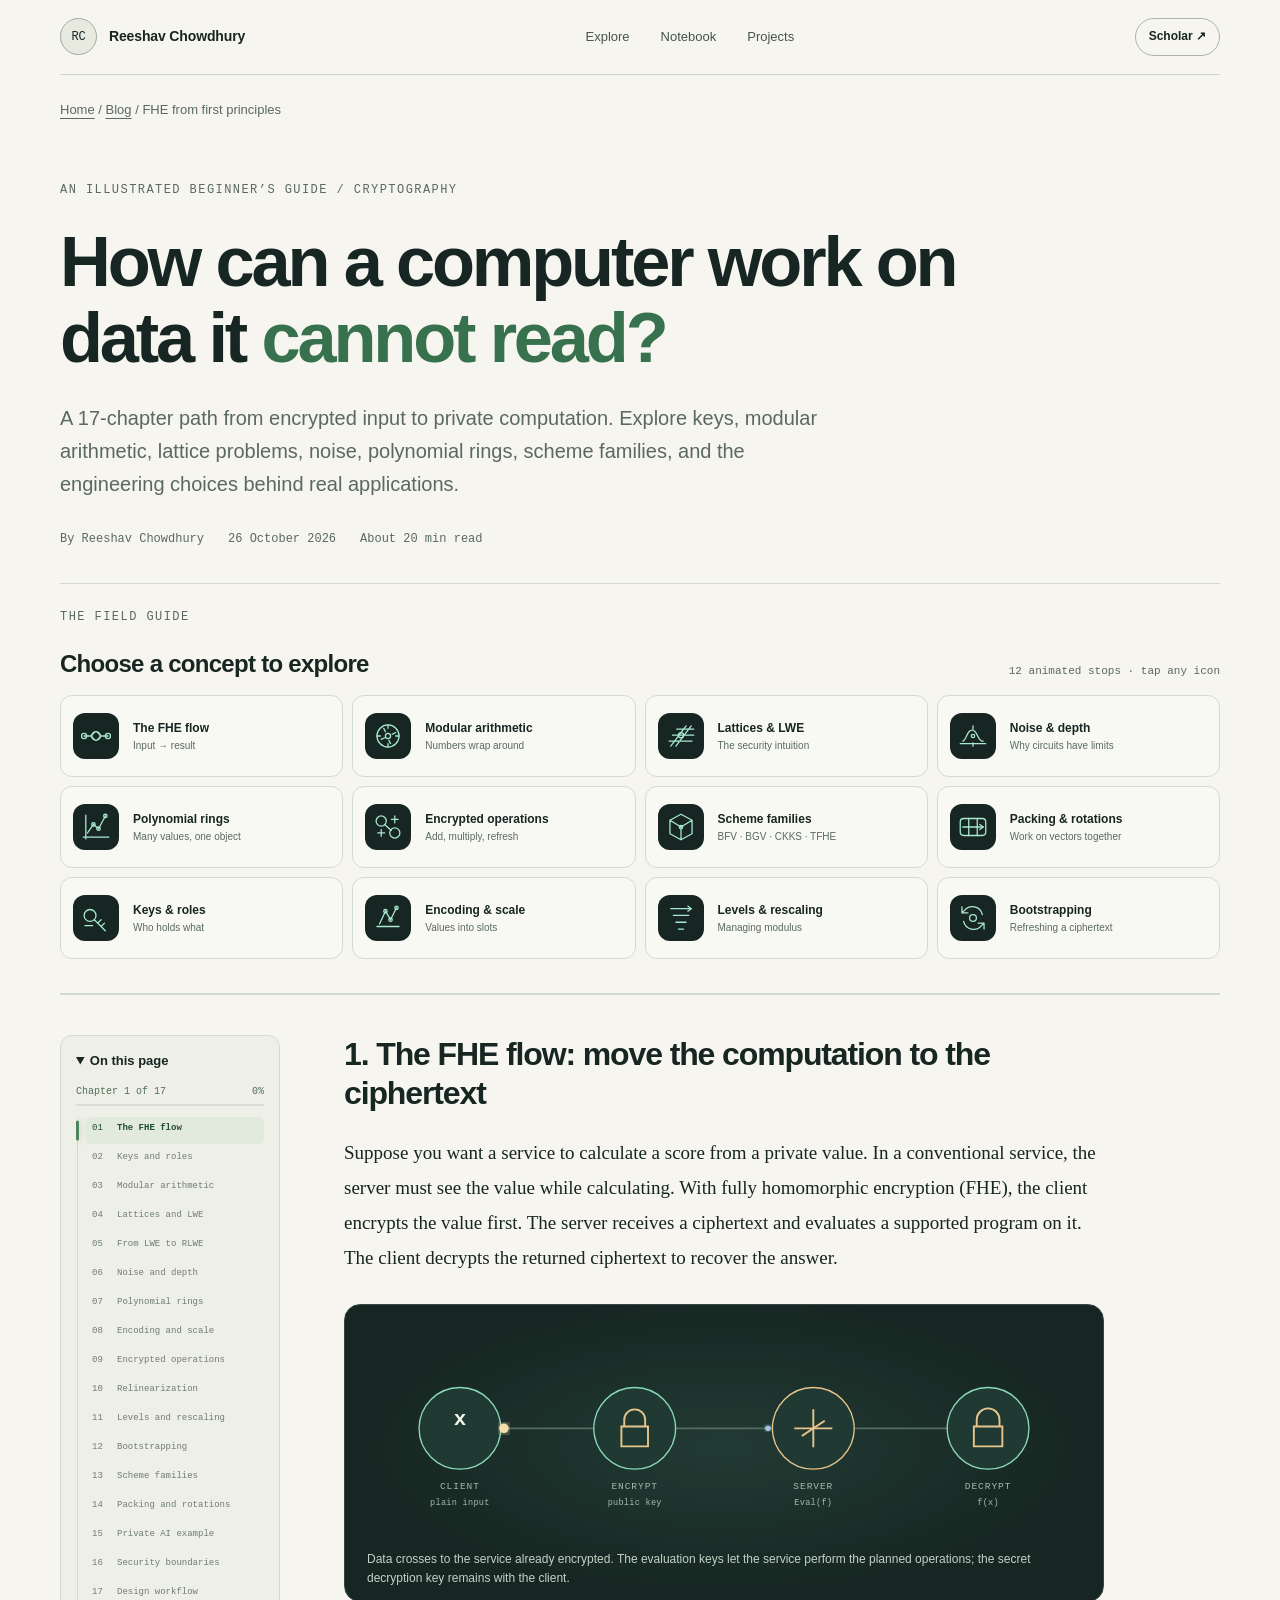
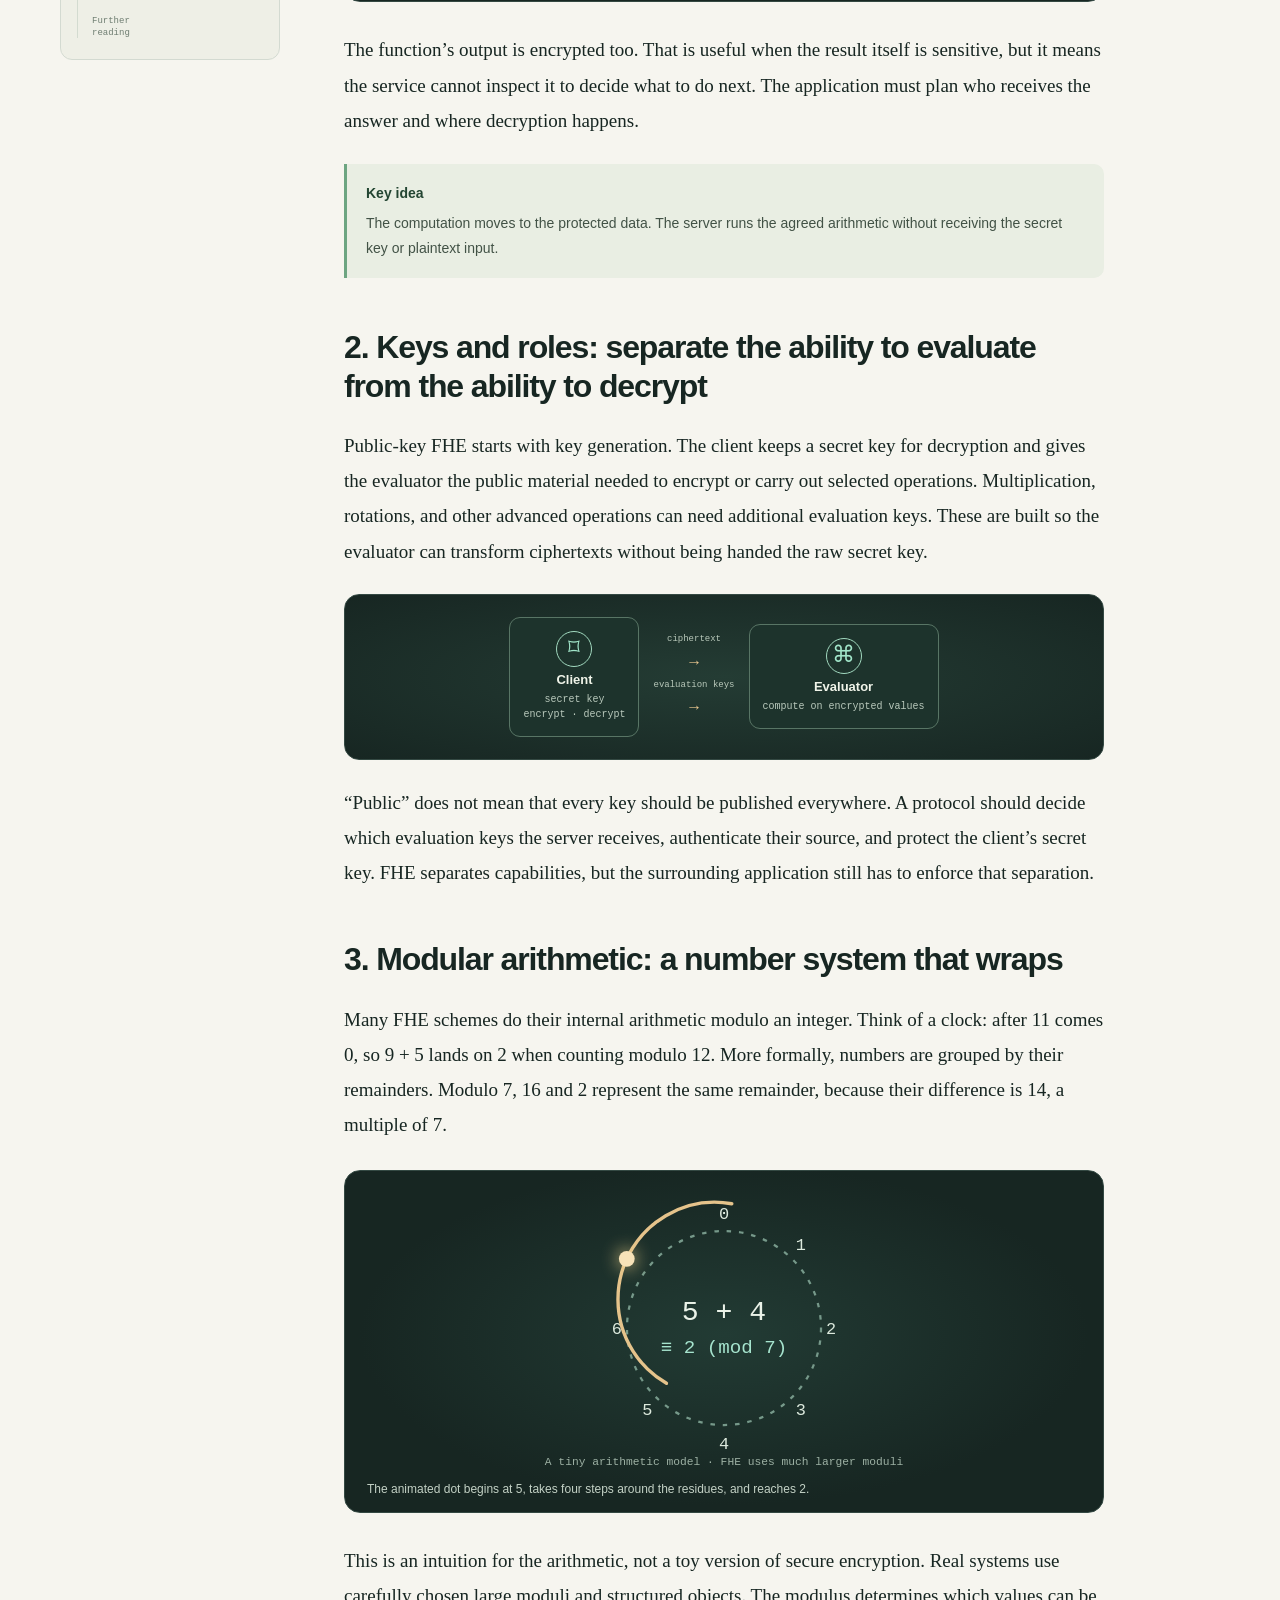
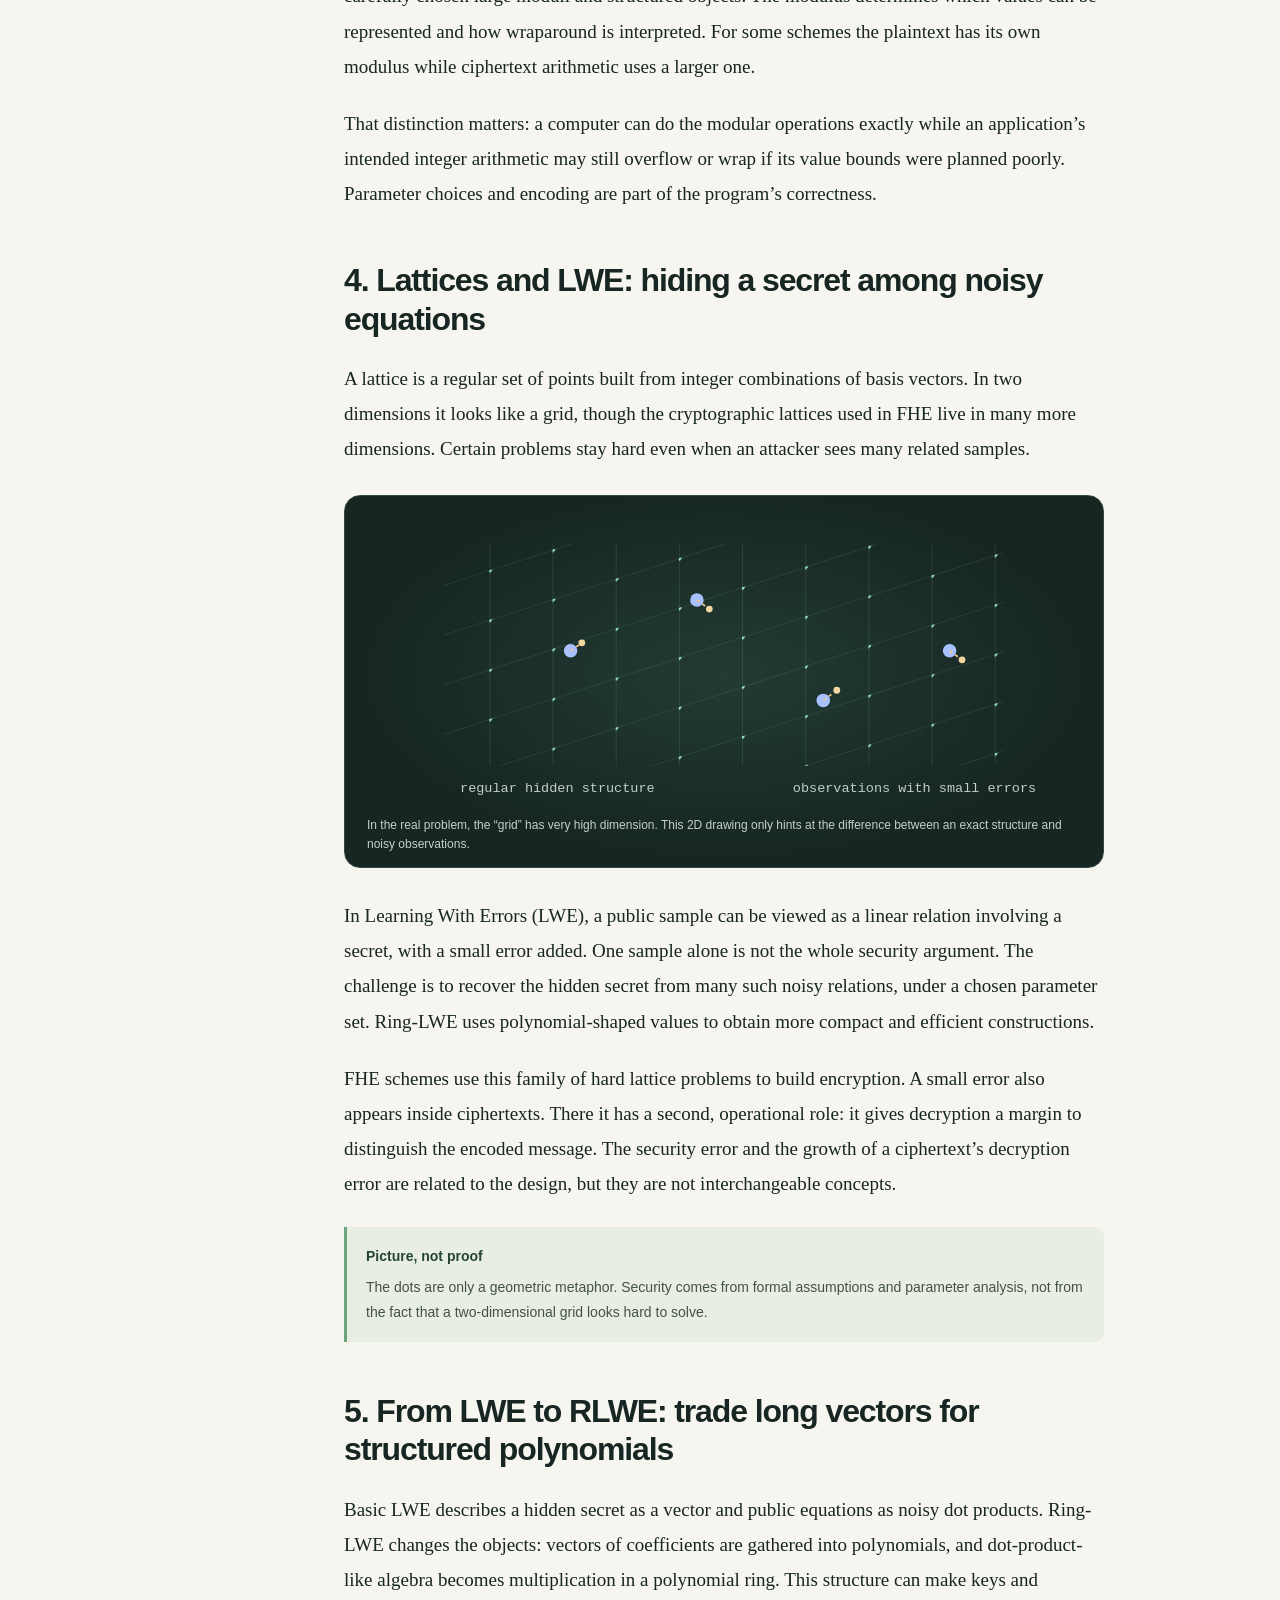
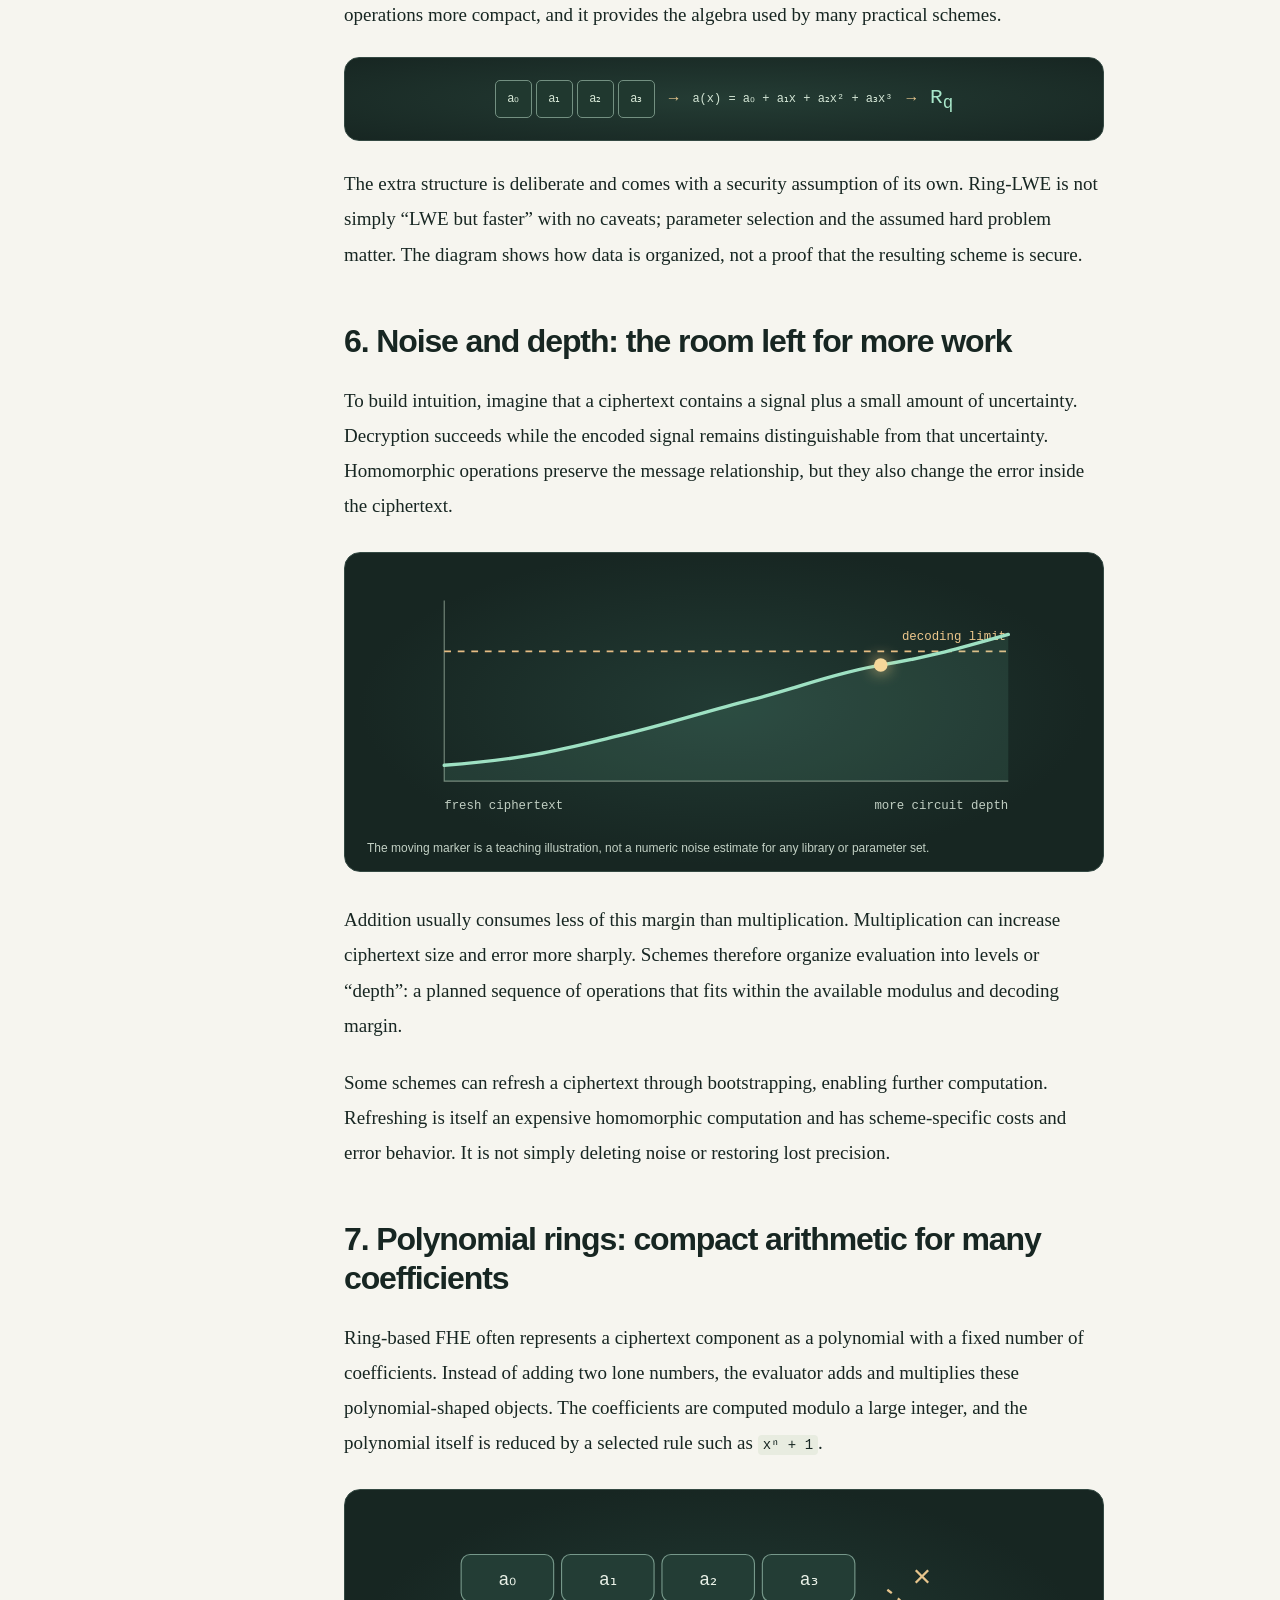
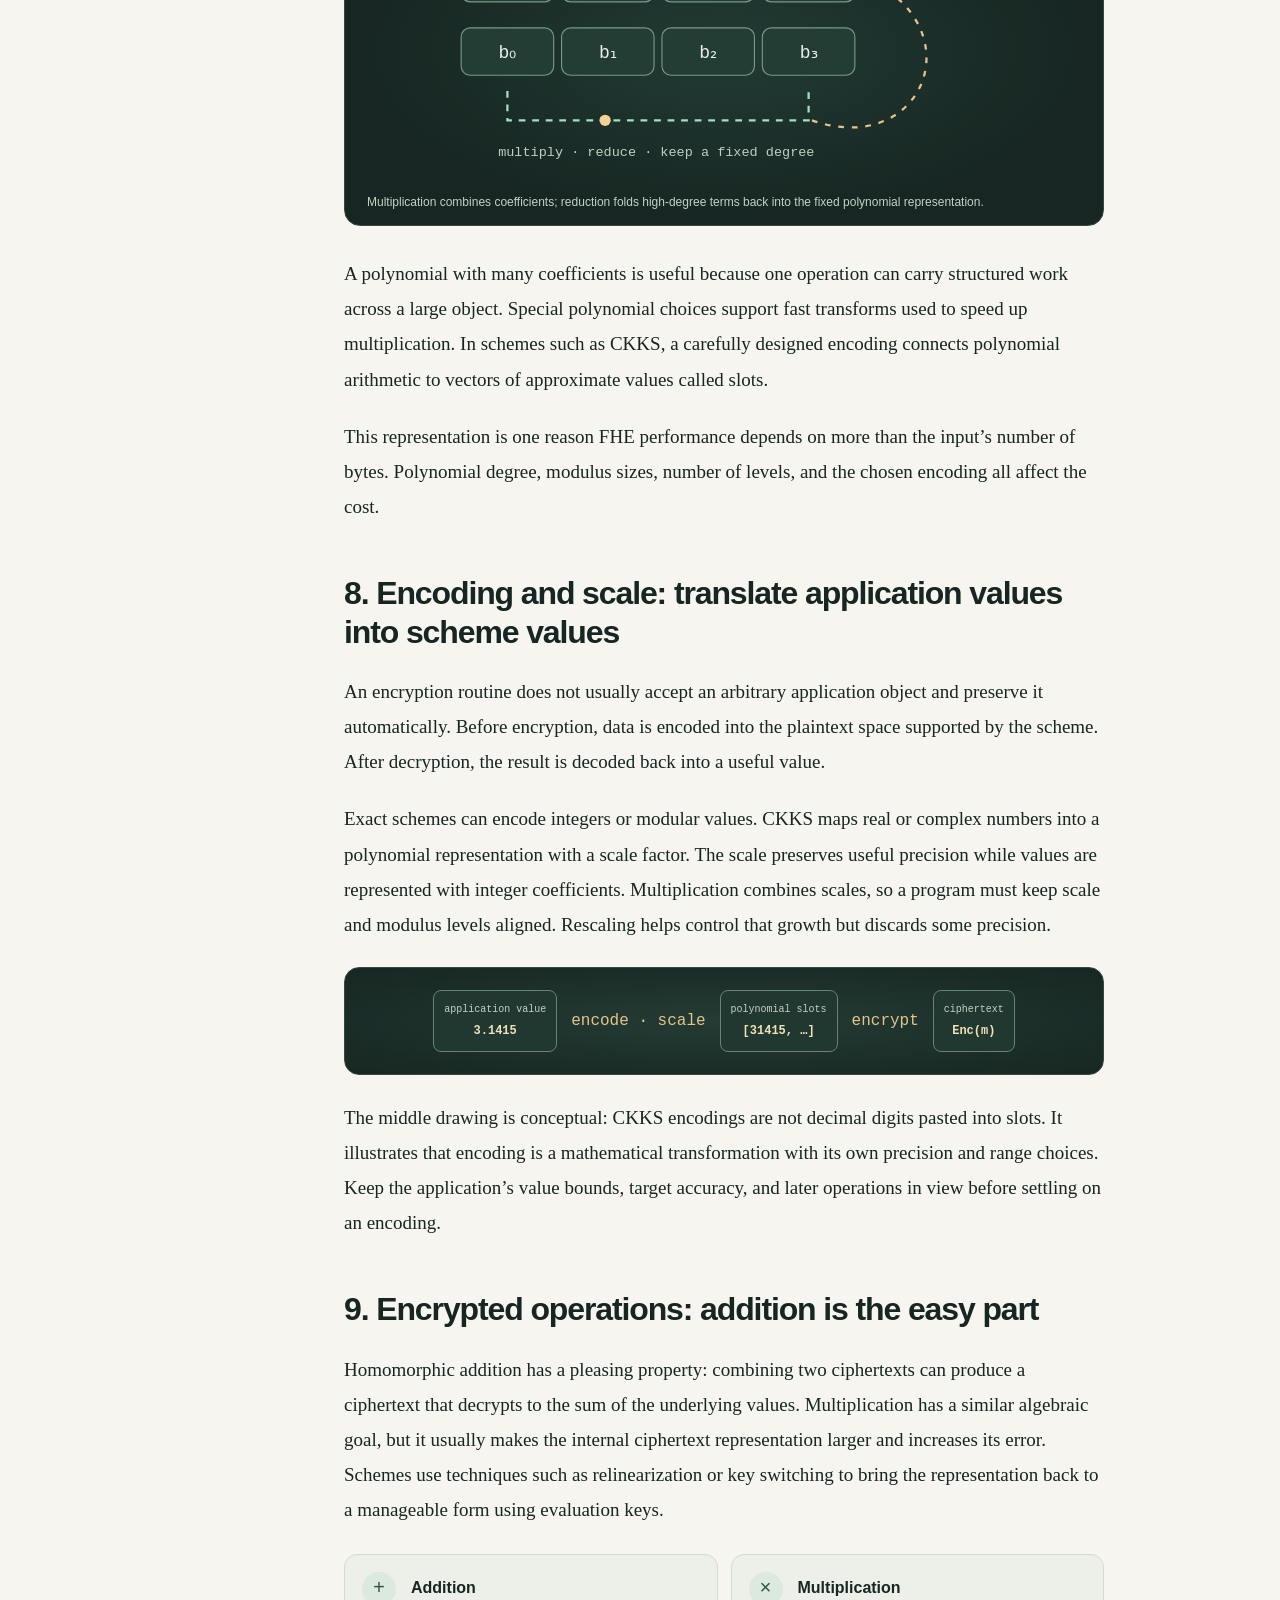
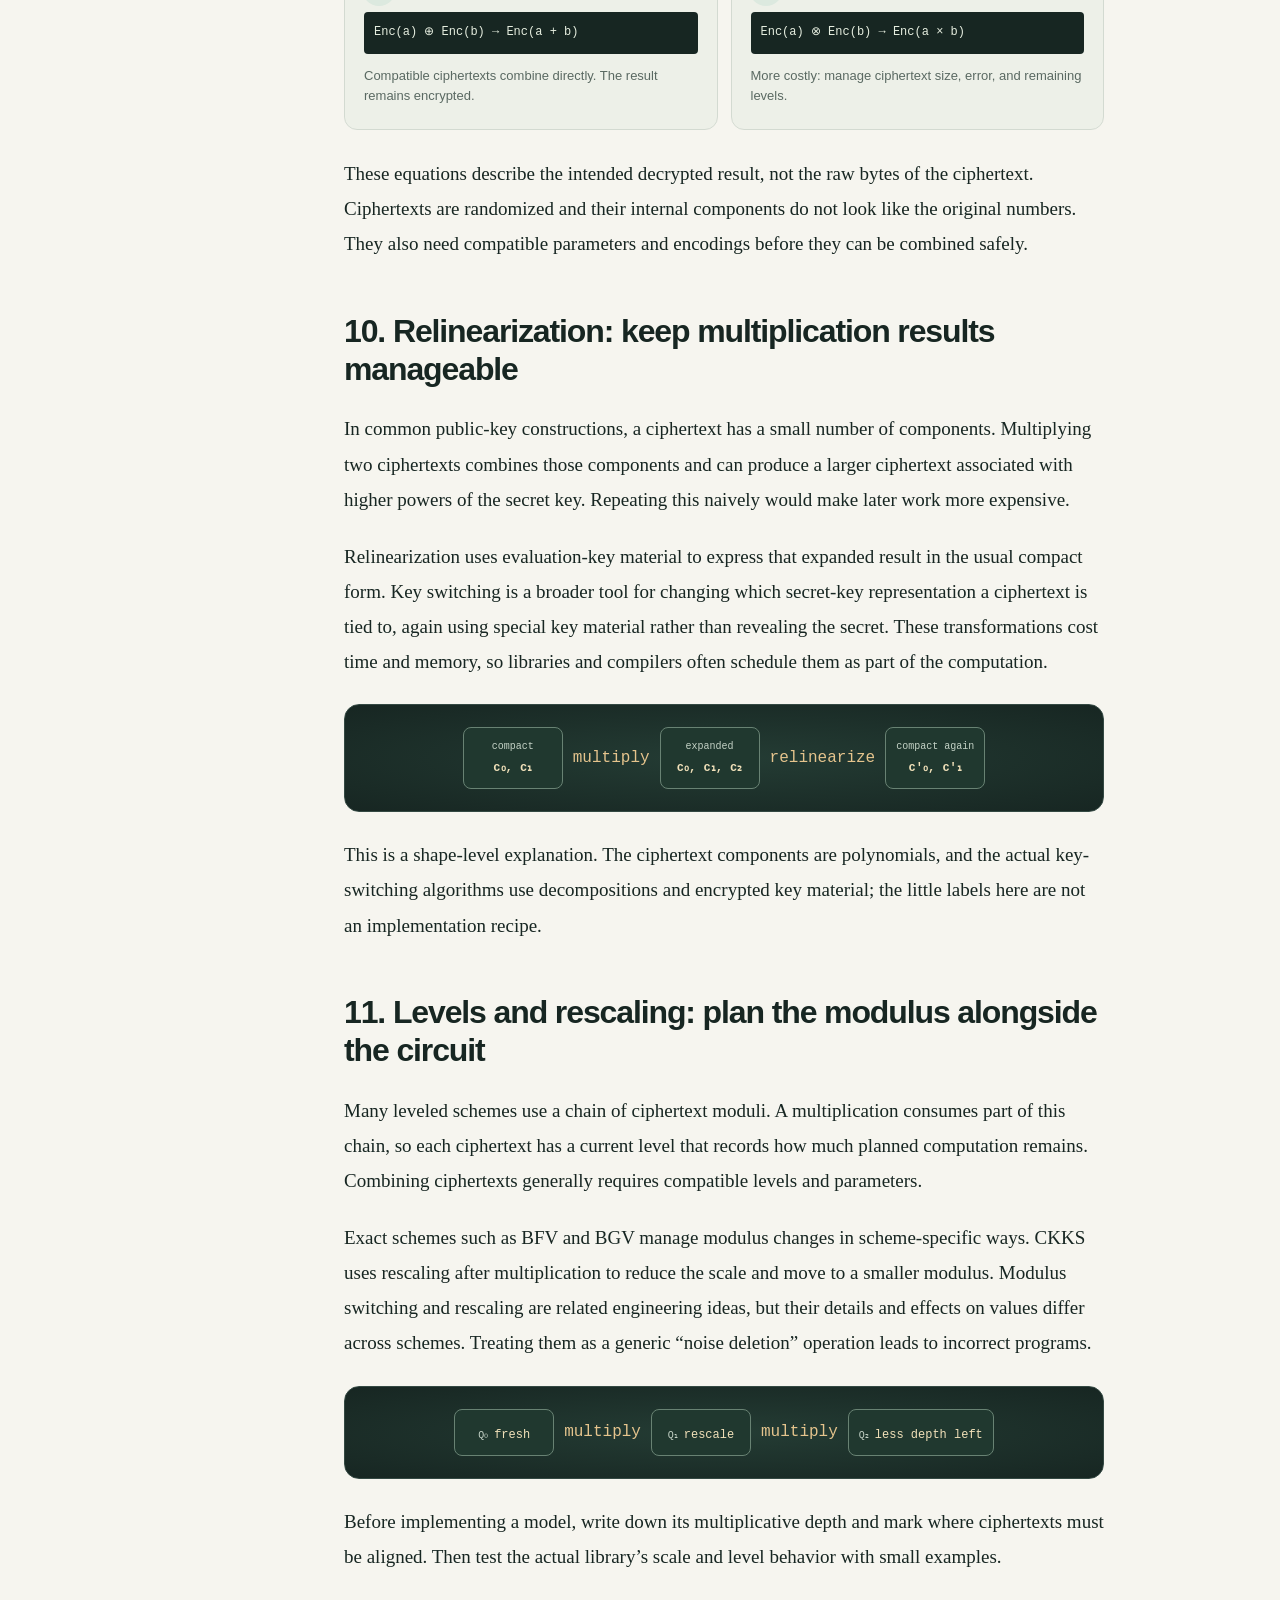
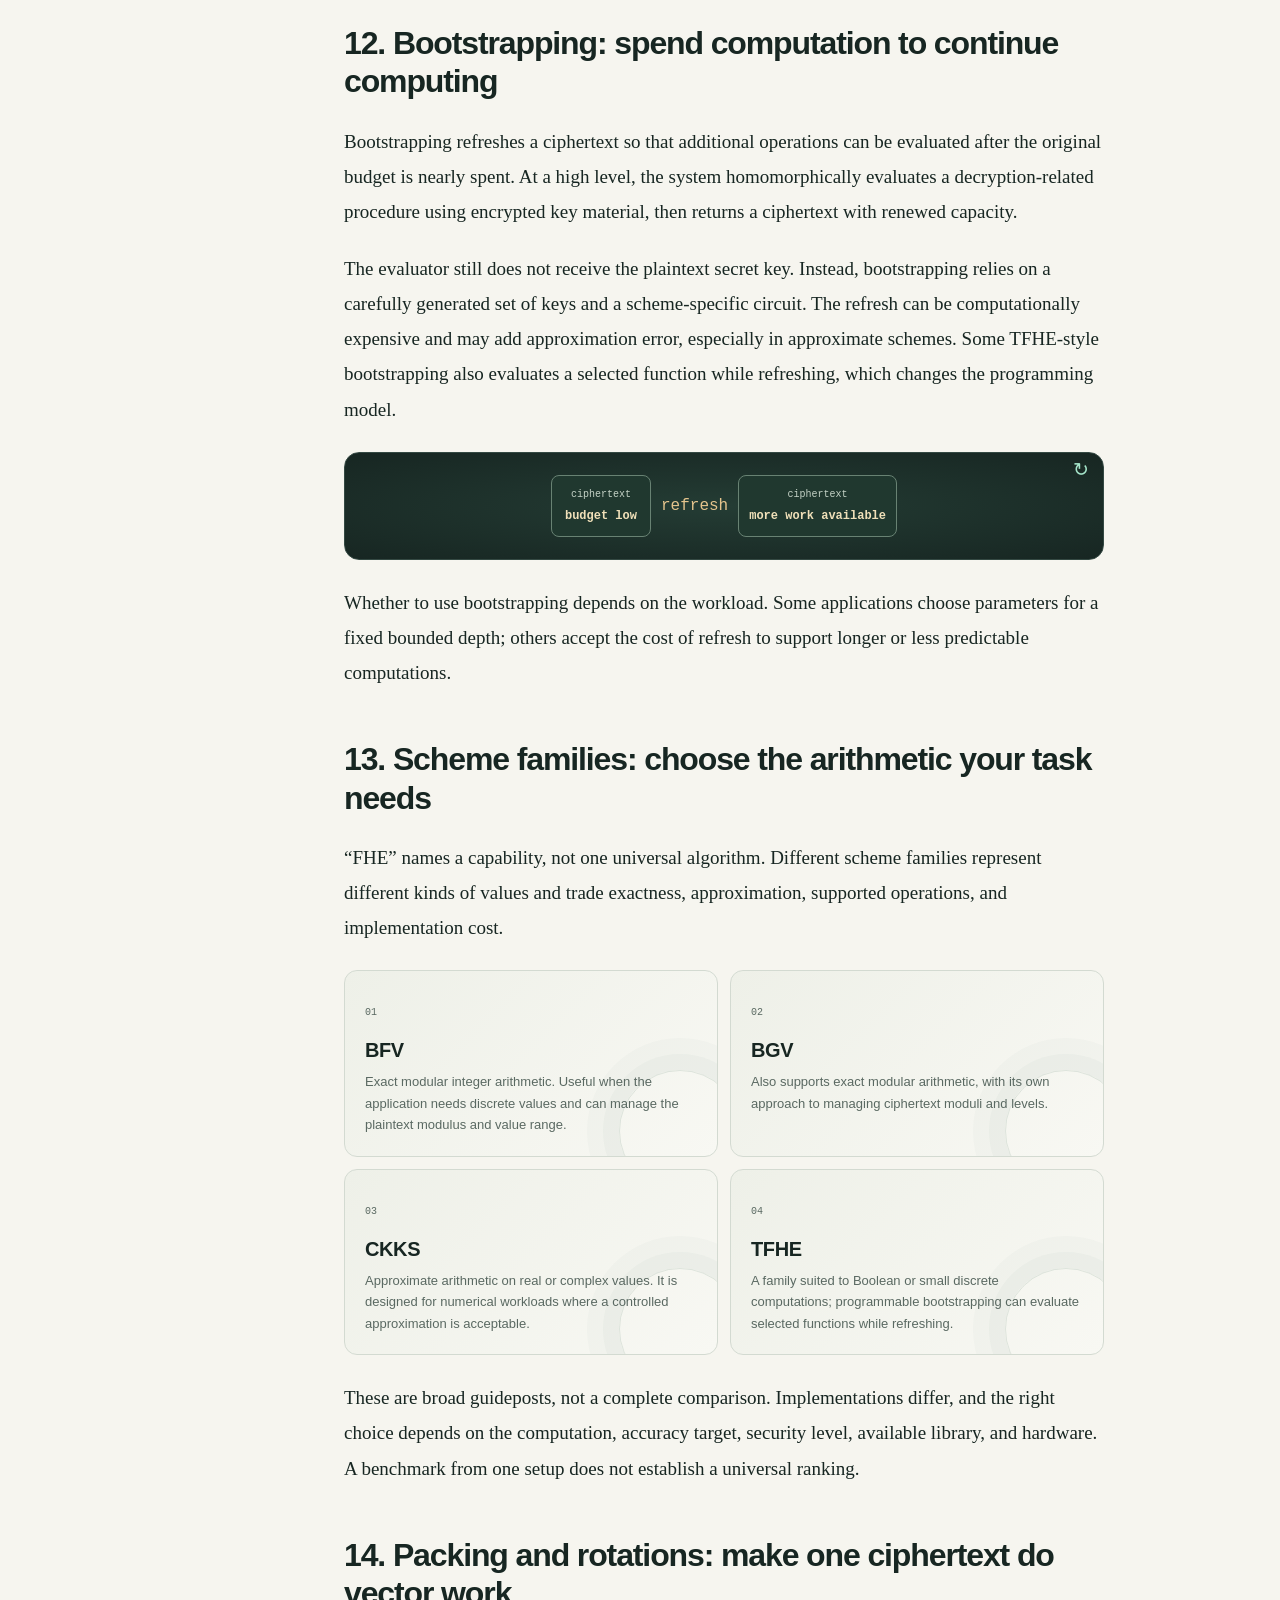
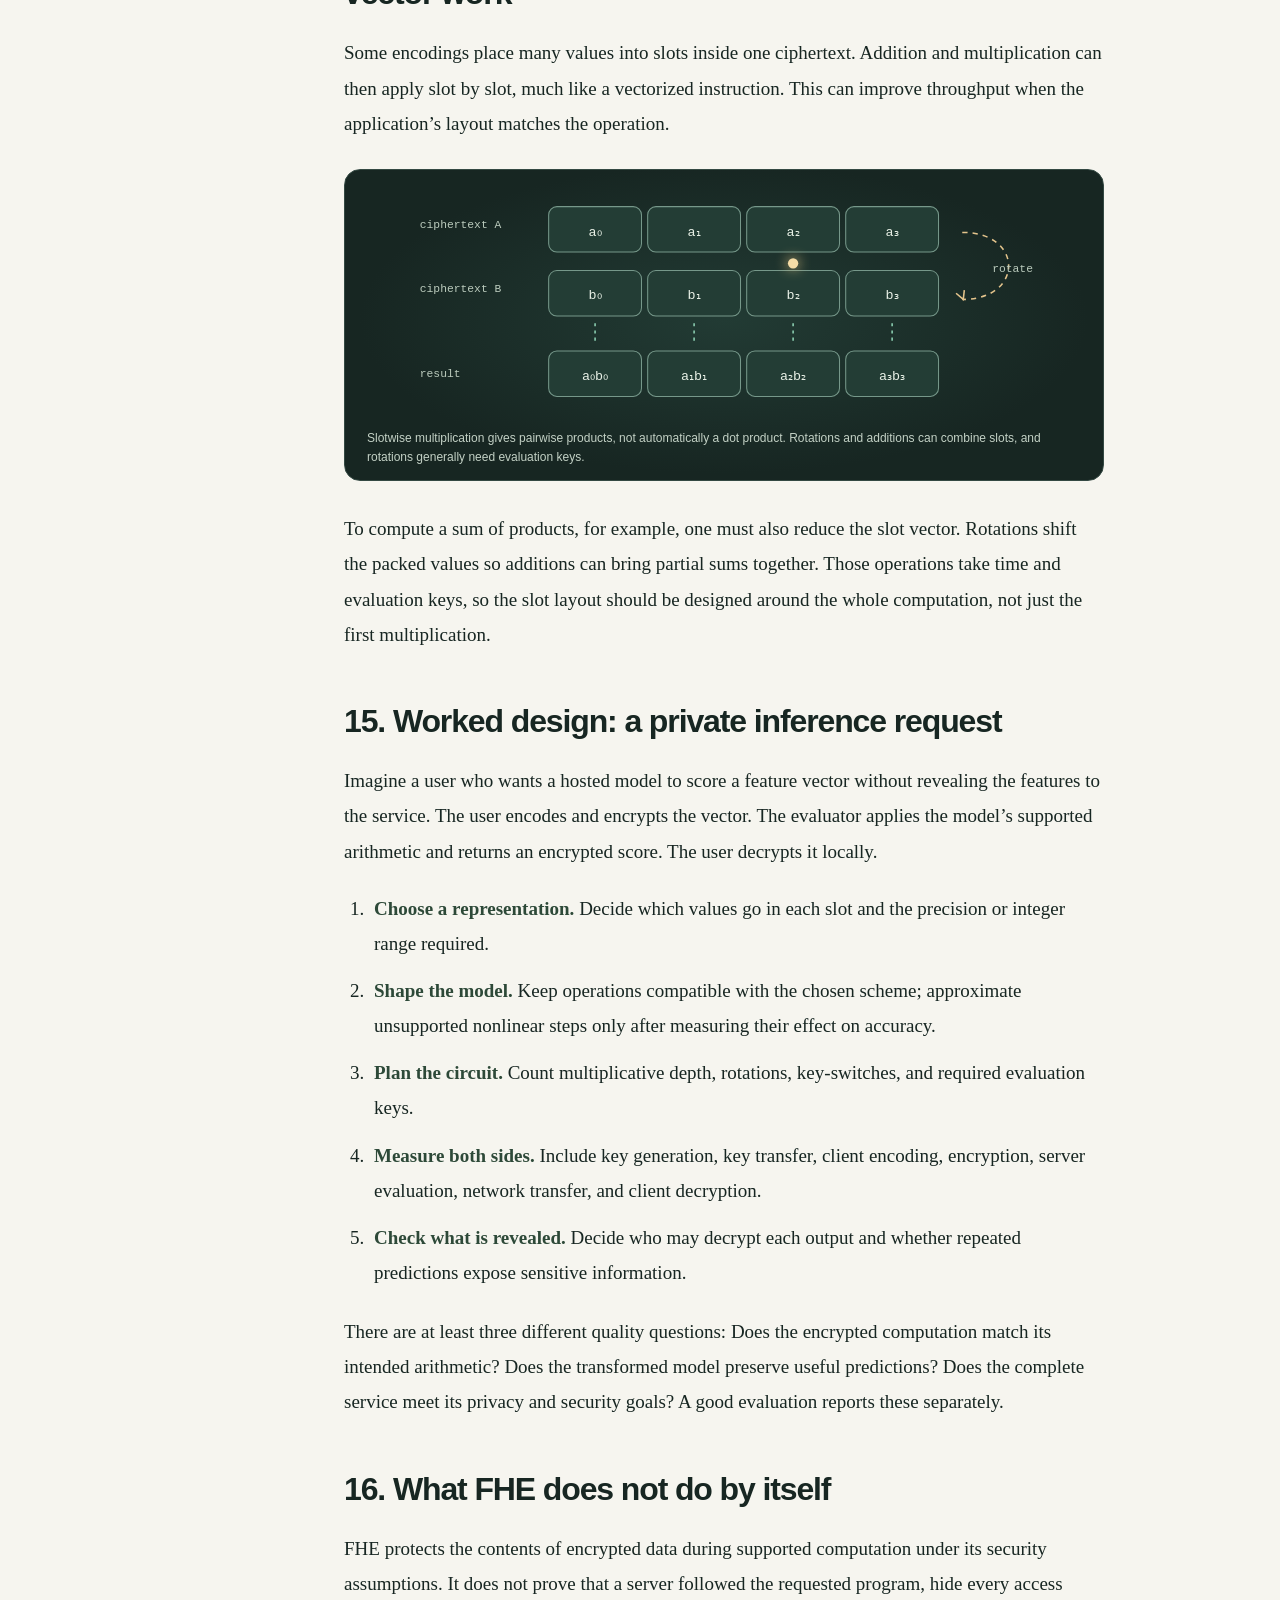
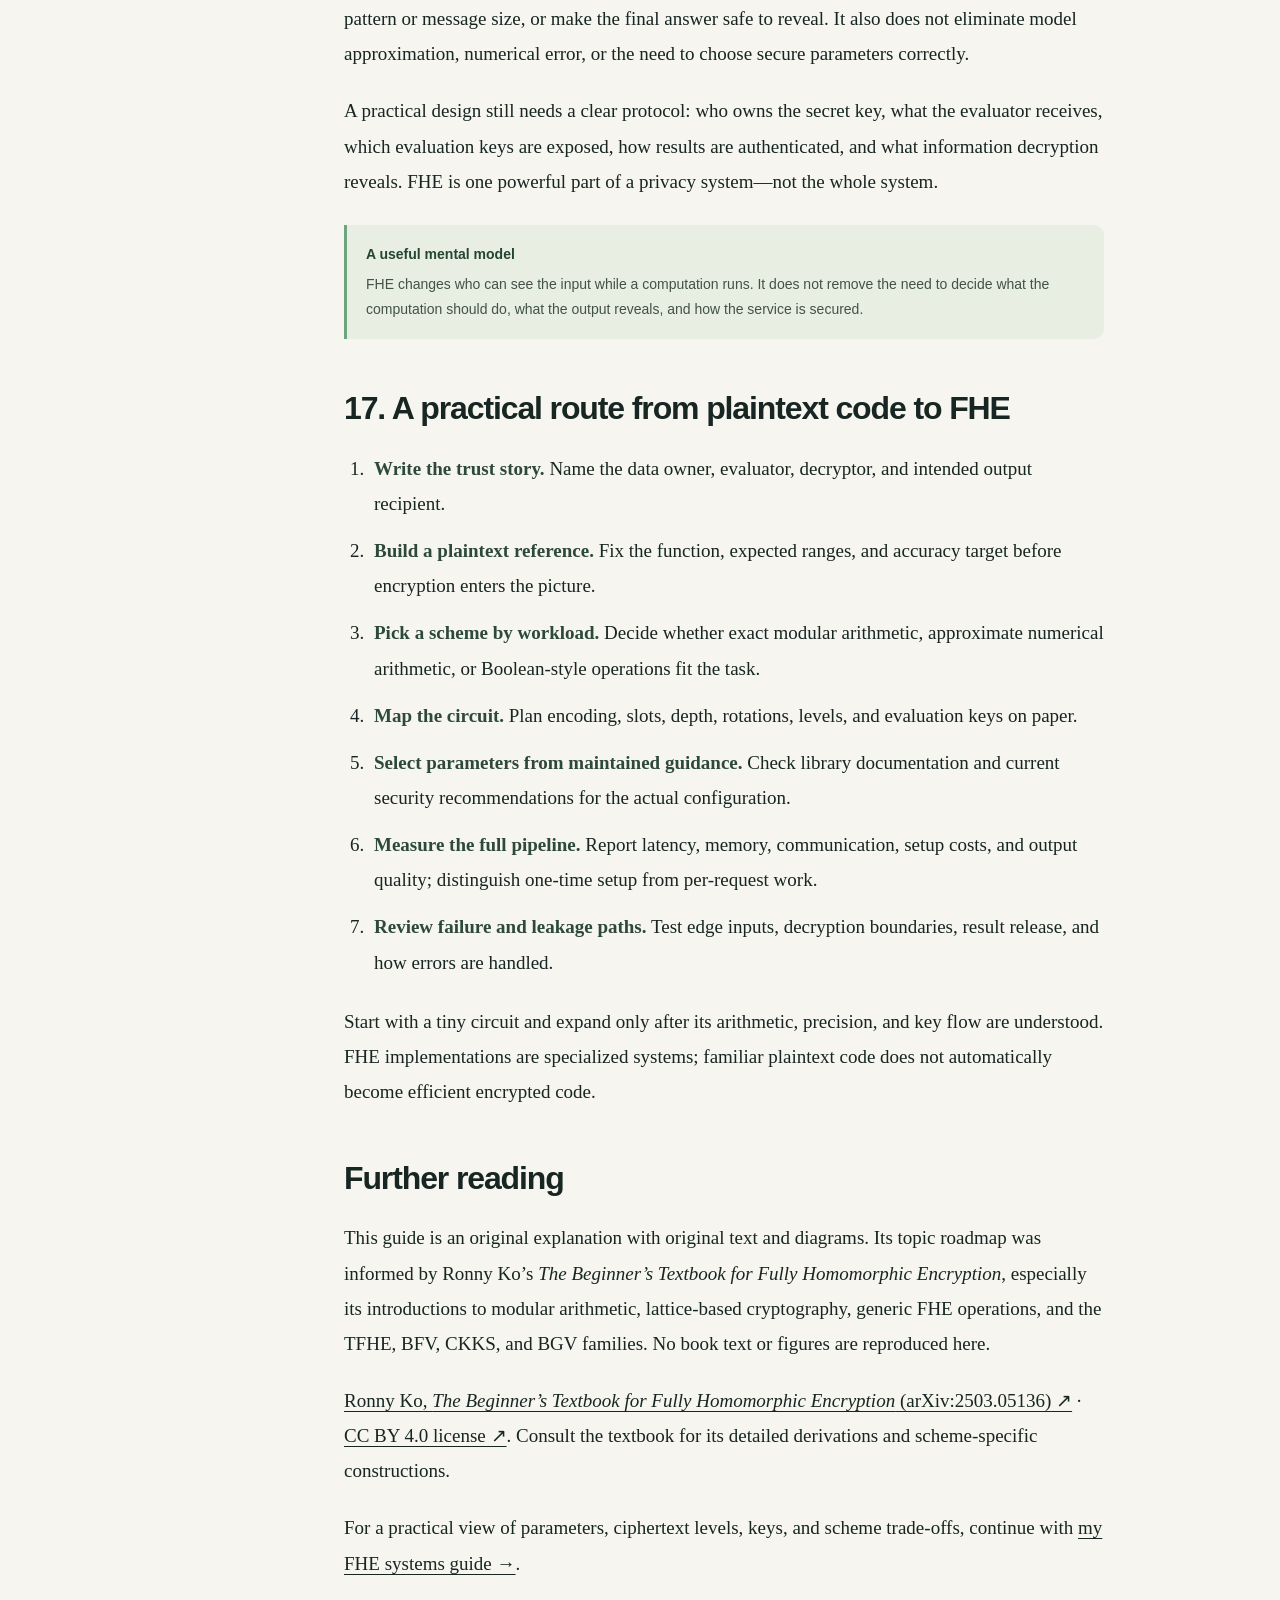
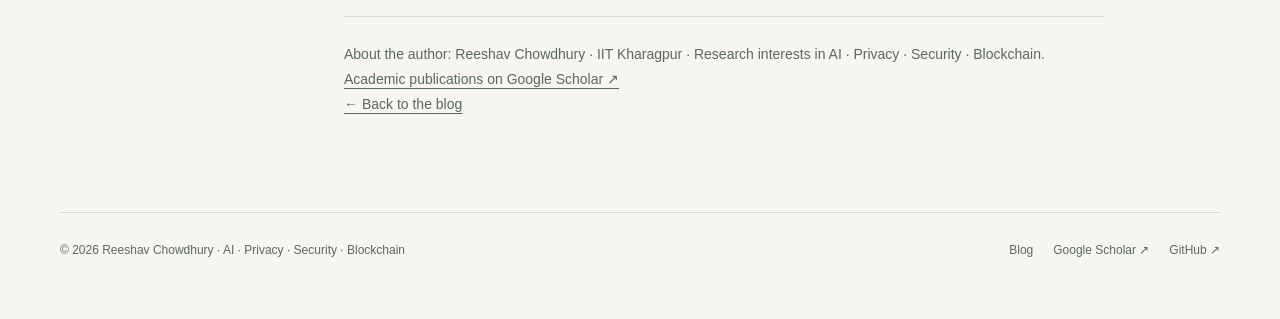
<file: blog/fhe-from-first-principles/index.html>
<!doctype html>
<html lang="en"><head>
<meta charset="utf-8"><meta name="viewport" content="width=device-width, initial-scale=1">
<title>FHE from first principles: an illustrated beginner’s guide | Reeshav Chowdhury</title>
<meta name="description" content="An original illustrated 17-chapter introduction to fully homomorphic encryption, covering keys, LWE and RLWE, encoding, noise, relinearization, bootstrapping, and private inference.">
<link rel="canonical" href="https://reeshavchowdhury.github.io/blog/fhe-from-first-principles/">
<meta property="og:type" content="article"><meta property="og:title" content="FHE from first principles: an illustrated beginner’s guide"><meta property="og:description" content="Explore animated diagrams and plain-language explanations of the mathematics behind fully homomorphic encryption."><meta property="og:url" content="https://reeshavchowdhury.github.io/blog/fhe-from-first-principles/"><meta property="og:image" content="https://reeshavchowdhury.github.io/assets/research-card.png"><meta name="twitter:card" content="summary_large_image"><meta name="theme-color" content="#f6f5ef">
<link rel="icon" href="/assets/favicon.svg" type="image/svg+xml"><link rel="stylesheet" href="/assets/site.css"><script src="/assets/site.js" defer></script>
<script type="application/ld+json">{"@context":"https://schema.org","@type":"BlogPosting","headline":"FHE from first principles: an illustrated beginner’s guide","description":"An original illustrated introduction to the mathematics behind fully homomorphic encryption.","datePublished":"2026-10-26","dateModified":"2026-10-26","author":{"@type":"Person","name":"Reeshav Chowdhury","url":"https://reeshavchowdhury.github.io/"},"mainEntityOfPage":"https://reeshavchowdhury.github.io/blog/fhe-from-first-principles/","image":"https://reeshavchowdhury.github.io/assets/research-card.png","inLanguage":"en"}</script></head>
<body><a class="skip" href="#main">Skip to content</a><div class="wrap"><header class="header home-header"><a class="brand" href="/" aria-label="Reeshav Chowdhury home"><span class="monogram">RC</span><span class="name">Reeshav Chowdhury</span></a><nav class="nav" aria-label="Main navigation"><a href="/#explore">Explore</a><a href="/blog/">Notebook</a><a href="/#work">Projects</a></nav><a class="header-scholar" href="https://scholar.google.com/citations?user=WjMcQ4EAAAAJ&amp;hl=en">Scholar <span aria-hidden="true">↗</span></a></header>
<main id="main"><p class="breadcrumb"><a href="/">Home</a> / <a href="/blog/">Blog</a> / FHE from first principles</p>
<article><header class="article-header fhe-guide-header"><div class="eyebrow">An illustrated beginner’s guide / Cryptography</div><h1>How can a computer work on data it <span class="accent">cannot read?</span></h1><p class="lede">A 17-chapter path from encrypted input to private computation. Explore keys, modular arithmetic, lattice problems, noise, polynomial rings, scheme families, and the engineering choices behind real applications.</p><div class="blog-meta"><span>By Reeshav Chowdhury</span><time datetime="2026-10-26">26 October 2026</time><span>About 20 min read</span></div></header>
<section class="fhe-map" aria-labelledby="fhe-map-title"><div class="fhe-map-heading"><div><div class="eyebrow">THE FIELD GUIDE</div><h2 id="fhe-map-title">Choose a concept to explore</h2></div><span>12 animated stops · tap any icon</span></div><nav class="fhe-map-grid" aria-label="FHE concepts">
<a href="#flow"><span class="fhe-map-icon"><svg viewBox="0 0 40 40" aria-hidden="true"><path d="M6 20h8m12 0h8M14 20l4-4m-4 4 4 4m8-4-4-4m4 4-4 4"/><circle cx="6" cy="20" r="3"/><circle cx="20" cy="20" r="5"/><circle cx="34" cy="20" r="3"/></svg></span><b>The FHE flow</b><small>Input → result</small></a>
<a href="#modular"><span class="fhe-map-icon"><svg viewBox="0 0 40 40" aria-hidden="true"><circle cx="20" cy="20" r="13"/><path d="M20 7v4m13 9h-4m-9 13v-4M7 20h4m4-9 2 4m12 1-4 2m-2 11-2-4m-9-1 4-2"/><circle cx="20" cy="20" r="3"/></svg></span><b>Modular arithmetic</b><small>Numbers wrap around</small></a>
<a href="#lattices"><span class="fhe-map-icon"><svg viewBox="0 0 40 40" aria-hidden="true"><path d="M8 32 26 8m-12 24L32 8M6 26h27M10 19h25M15 12h20"/><circle cx="20" cy="19" r="3"/></svg></span><b>Lattices &amp; LWE</b><small>The security intuition</small></a>
<a href="#noise"><span class="fhe-map-icon"><svg viewBox="0 0 40 40" aria-hidden="true"><path d="M5 29h30M8 26c5-1 4-13 11-13s6 14 13 13"/><path d="M20 8v4m0 16v4"/><circle cx="20" cy="20" r="2"/></svg></span><b>Noise &amp; depth</b><small>Why circuits have limits</small></a>
<a href="#polynomials"><span class="fhe-map-icon"><svg viewBox="0 0 40 40" aria-hidden="true"><path d="M5 32h30M8 34V6m2 21 7-10 6 5 8-15"/><circle cx="17" cy="17" r="2"/><circle cx="23" cy="22" r="2"/><circle cx="31" cy="7" r="2"/></svg></span><b>Polynomial rings</b><small>Many values, one object</small></a>
<a href="#operations"><span class="fhe-map-icon"><svg viewBox="0 0 40 40" aria-hidden="true"><circle cx="12" cy="13" r="6"/><circle cx="28" cy="27" r="6"/><path d="m16 17 8 7M28 7v8m-4-4h8M8 27h8m-4-4v8"/></svg></span><b>Encrypted operations</b><small>Add, multiply, refresh</small></a>
<a href="#schemes"><span class="fhe-map-icon"><svg viewBox="0 0 40 40" aria-hidden="true"><path d="M20 5 33 12v16l-13 7L7 28V12zM7 12l13 8 13-8M20 20v15"/><circle cx="20" cy="20" r="2"/></svg></span><b>Scheme families</b><small>BFV · BGV · CKKS · TFHE</small></a>
<a href="#packing"><span class="fhe-map-icon"><svg viewBox="0 0 40 40" aria-hidden="true"><rect x="5" y="10" width="30" height="20" rx="4"/><path d="M15 10v20m10-20v20M8 20h24"/><path d="m28 17 4 3-4 3"/></svg></span><b>Packing &amp; rotations</b><small>Work on vectors together</small></a>
<a href="#keys"><span class="fhe-map-icon"><svg viewBox="0 0 40 40" aria-hidden="true"><circle cx="13" cy="17" r="7"/><path d="m18 22 13 13m-5-5 4-4m-8 0 4-4M7 29h9"/></svg></span><b>Keys &amp; roles</b><small>Who holds what</small></a>
<a href="#encoding"><span class="fhe-map-icon"><svg viewBox="0 0 40 40" aria-hidden="true"><path d="M7 30h26M10 27 17 12l6 10 7-14"/><circle cx="17" cy="12" r="2"/><circle cx="23" cy="22" r="2"/><circle cx="30" cy="8" r="2"/></svg></span><b>Encoding &amp; scale</b><small>Values into slots</small></a>
<a href="#levels"><span class="fhe-map-icon"><svg viewBox="0 0 40 40" aria-hidden="true"><path d="M8 9h24M11 17h18M14 25h12M17 33h6"/><path d="m28 6 4 3-4 3"/></svg></span><b>Levels &amp; rescaling</b><small>Managing modulus</small></a>
<a href="#bootstrap"><span class="fhe-map-icon"><svg viewBox="0 0 40 40" aria-hidden="true"><path d="M31 16a12 12 0 0 0-21-5L7 14m0-7v7h7M9 24a12 12 0 0 0 21 5l3-3m0 7v-7h-7"/><circle cx="20" cy="20" r="4"/></svg></span><b>Bootstrapping</b><small>Refreshing a ciphertext</small></a>
</nav></section>
<div class="article-layout fhe-guide-layout"><aside><details class="article-toc" open><summary>On this page</summary><p class="fhe-toc-readout"><span data-toc-chapter>Chapter 1 of 17</span><span data-toc-percent>0%</span></p><div class="fhe-toc-progress" role="progressbar" aria-label="Guide reading progress" aria-valuemin="0" aria-valuemax="100" aria-valuenow="0"><span></span></div><nav class="fhe-chapter-nav" aria-label="Guide chapters">
<a href="#flow">01 <span>The FHE flow</span></a><a href="#keys">02 <span>Keys and roles</span></a><a href="#modular">03 <span>Modular arithmetic</span></a><a href="#lattices">04 <span>Lattices and LWE</span></a><a href="#rlwe">05 <span>From LWE to RLWE</span></a><a href="#noise">06 <span>Noise and depth</span></a><a href="#polynomials">07 <span>Polynomial rings</span></a><a href="#encoding">08 <span>Encoding and scale</span></a><a href="#operations">09 <span>Encrypted operations</span></a><a href="#relinearize">10 <span>Relinearization</span></a><a href="#levels">11 <span>Levels and rescaling</span></a><a href="#bootstrap">12 <span>Bootstrapping</span></a><a href="#schemes">13 <span>Scheme families</span></a><a href="#packing">14 <span>Packing and rotations</span></a><a href="#private-ai">15 <span>Private AI example</span></a><a href="#limits">16 <span>Security boundaries</span></a><a href="#workflow">17 <span>Design workflow</span></a><a href="#reading">Further reading</a>
</nav></details></aside>
<div class="article-body fhe-guide-body">
<section id="flow"><h2>1. The FHE flow: move the computation to the ciphertext</h2><p>Suppose you want a service to calculate a score from a private value. In a conventional service, the server must see the value while calculating. With fully homomorphic encryption (FHE), the client encrypts the value first. The server receives a ciphertext and evaluates a supported program on it. The client decrypts the returned ciphertext to recover the answer.</p>
<figure class="fhe-lesson-figure fhe-flow-figure"><svg viewBox="0 0 760 230" role="img" aria-labelledby="flow-title flow-desc"><title id="flow-title">Four stages of a private FHE computation</title><desc id="flow-desc">A client encrypts a value, a server evaluates a function over its ciphertext, and the client decrypts the encrypted result.</desc><defs><linearGradient id="flow-line" x1="0" x2="1"><stop stop-color="#91e6cf"/><stop offset=".55" stop-color="#e8c58d"/><stop offset="1" stop-color="#a5bcff"/></linearGradient><filter id="flow-glow"><feGaussianBlur stdDeviation="5" result="blur"/><feMerge><feMergeNode in="blur"/><feMergeNode in="SourceGraphic"/></feMerge></filter></defs><path class="flow-wire" d="M102 113H658"/><path class="flow-wire flow-wire-glow" d="M102 113H658"/><g class="flow-node node-plain"><circle cx="102" cy="113" r="43"/><text x="102" y="109" text-anchor="middle">x</text><text class="tiny" x="102" y="177" text-anchor="middle">CLIENT</text><text class="micro" x="102" y="194" text-anchor="middle">plain input</text></g><g class="flow-node node-lock"><circle cx="286" cy="113" r="43"/><path d="M275 111v-7a11 11 0 0 1 22 0v7m-25 0h28v21h-28z"/><text class="tiny" x="286" y="177" text-anchor="middle">ENCRYPT</text><text class="micro" x="286" y="194" text-anchor="middle">public key</text></g><g class="flow-node node-eval"><circle cx="474" cy="113" r="43"/><path d="M454 113h40m-20-20v40m-12-12 24-16"/><text class="tiny" x="474" y="177" text-anchor="middle">SERVER</text><text class="micro" x="474" y="194" text-anchor="middle">Eval(f)</text></g><g class="flow-node node-result"><circle cx="658" cy="113" r="43"/><path d="M646 111v-7a12 12 0 0 1 24 0v7m-27 0h30v21h-30z"/><text class="tiny" x="658" y="177" text-anchor="middle">DECRYPT</text><text class="micro" x="658" y="194" text-anchor="middle">f(x)</text></g><circle class="flow-packet" r="5"><animateMotion dur="5s" repeatCount="indefinite" path="M102 113H658"/></circle><circle class="flow-packet packet-two" r="3"><animateMotion dur="5s" begin="-2.5s" repeatCount="indefinite" path="M102 113H658"/></circle></svg><figcaption>Data crosses to the service already encrypted. The evaluation keys let the service perform the planned operations; the secret decryption key remains with the client.</figcaption></figure>
<p>The function’s output is encrypted too. That is useful when the result itself is sensitive, but it means the service cannot inspect it to decide what to do next. The application must plan who receives the answer and where decryption happens.</p><div class="callout fhe-callout"><strong>Key idea</strong> The computation moves to the protected data. The server runs the agreed arithmetic without receiving the secret key or plaintext input.</div></section>

<section id="keys"><h2>2. Keys and roles: separate the ability to evaluate from the ability to decrypt</h2><p>Public-key FHE starts with key generation. The client keeps a secret key for decryption and gives the evaluator the public material needed to encrypt or carry out selected operations. Multiplication, rotations, and other advanced operations can need additional evaluation keys. These are built so the evaluator can transform ciphertexts without being handed the raw secret key.</p><div class="fhe-key-diagram" role="img" aria-label="The client keeps the secret key, while the evaluator receives ciphertext and operation-specific evaluation keys"><div class="fhe-key-owner"><span class="fhe-key-symbol">⌑</span><b>Client</b><small>secret key<br>encrypt · decrypt</small></div><div class="fhe-key-transfer"><span>ciphertext</span><i>→</i><span>evaluation keys</span><i>→</i></div><div class="fhe-key-owner fhe-key-server"><span class="fhe-key-symbol">⌘</span><b>Evaluator</b><small>compute on encrypted values</small></div></div><p>“Public” does not mean that every key should be published everywhere. A protocol should decide which evaluation keys the server receives, authenticate their source, and protect the client’s secret key. FHE separates capabilities, but the surrounding application still has to enforce that separation.</p></section>
<section id="modular"><h2>3. Modular arithmetic: a number system that wraps</h2><p>Many FHE schemes do their internal arithmetic modulo an integer. Think of a clock: after 11 comes 0, so 9 + 5 lands on 2 when counting modulo 12. More formally, numbers are grouped by their remainders. Modulo 7, 16 and 2 represent the same remainder, because their difference is 14, a multiple of 7.</p>
<figure class="fhe-lesson-figure"><svg viewBox="0 0 640 250" role="img" aria-labelledby="mod-title mod-desc"><title id="mod-title">Addition around a modulo-seven clock</title><desc id="mod-desc">Starting at five and moving forward four places wraps around the seven residues to land on two.</desc><circle class="mod-orbit" cx="320" cy="125" r="86"/><g class="mod-labels"><text x="320" y="28">0</text><text x="388" y="56">1</text><text x="415" y="130">2</text><text x="388" y="202">3</text><text x="320" y="232">4</text><text x="252" y="202">5</text><text x="225" y="130">6</text></g><path class="mod-arc" d="M269 174 A86 86 0 1 1 398 98"/><circle class="mod-dot" r="7"><animateMotion dur="4s" repeatCount="indefinite" path="M269 174 A86 86 0 1 1 398 98"/></circle><text class="mod-eq" x="320" y="118" text-anchor="middle">5 + 4</text><text class="mod-answer" x="320" y="147" text-anchor="middle">≡ 2 (mod 7)</text><text class="mod-note" x="320" y="246" text-anchor="middle">A tiny arithmetic model · FHE uses much larger moduli</text></svg><figcaption>The animated dot begins at 5, takes four steps around the residues, and reaches 2.</figcaption></figure>
<p>This is an intuition for the arithmetic, not a toy version of secure encryption. Real systems use carefully chosen large moduli and structured objects. The modulus determines which values can be represented and how wraparound is interpreted. For some schemes the plaintext has its own modulus while ciphertext arithmetic uses a larger one.</p><p>That distinction matters: a computer can do the modular operations exactly while an application’s intended integer arithmetic may still overflow or wrap if its value bounds were planned poorly. Parameter choices and encoding are part of the program’s correctness.</p></section>

<section id="lattices"><h2>4. Lattices and LWE: hiding a secret among noisy equations</h2><p>A lattice is a regular set of points built from integer combinations of basis vectors. In two dimensions it looks like a grid, though the cryptographic lattices used in FHE live in many more dimensions. Certain problems stay hard even when an attacker sees many related samples.</p>
<figure class="fhe-lesson-figure fhe-lattice-figure"><svg viewBox="0 0 640 260" role="img" aria-labelledby="lat-title lat-desc"><title id="lat-title">A lattice and nearby noisy samples</title><desc id="lat-desc">A regular grid of lattice points is shown with measured samples offset by small errors from their ideal positions.</desc><defs><pattern id="lat-grid" width="56" height="44" patternUnits="userSpaceOnUse" patternTransform="skewY(-18)"><path d="M56 0H0V44" fill="none" stroke="#77918a" stroke-opacity=".34" stroke-width="1"/><circle cx="0" cy="0" r="2.4" fill="#9ce8d1"/></pattern></defs><rect x="72" y="28" width="496" height="197" rx="14" fill="url(#lat-grid)"/><g class="lat-observations"><circle cx="184" cy="123" r="6"/><circle cx="296" cy="78" r="6"/><circle cx="408" cy="167" r="6"/><circle cx="520" cy="123" r="6"/></g><g class="lat-errors"><path d="M184 123l10-7m102-38 11 8m101 81 12-9m100-35 11 8"/><circle cx="194" cy="116" r="3"/><circle cx="307" cy="86" r="3"/><circle cx="420" cy="158" r="3"/><circle cx="531" cy="131" r="3"/></g><text class="lat-label" x="86" y="248">regular hidden structure</text><text class="lat-label" x="381" y="248">observations with small errors</text></svg><figcaption>In the real problem, the “grid” has very high dimension. This 2D drawing only hints at the difference between an exact structure and noisy observations.</figcaption></figure>
<p>In Learning With Errors (LWE), a public sample can be viewed as a linear relation involving a secret, with a small error added. One sample alone is not the whole security argument. The challenge is to recover the hidden secret from many such noisy relations, under a chosen parameter set. Ring-LWE uses polynomial-shaped values to obtain more compact and efficient constructions.</p><p>FHE schemes use this family of hard lattice problems to build encryption. A small error also appears inside ciphertexts. There it has a second, operational role: it gives decryption a margin to distinguish the encoded message. The security error and the growth of a ciphertext’s decryption error are related to the design, but they are not interchangeable concepts.</p><div class="callout fhe-callout"><strong>Picture, not proof</strong> The dots are only a geometric metaphor. Security comes from formal assumptions and parameter analysis, not from the fact that a two-dimensional grid looks hard to solve.</div></section>

<section id="rlwe"><h2>5. From LWE to RLWE: trade long vectors for structured polynomials</h2><p>Basic LWE describes a hidden secret as a vector and public equations as noisy dot products. Ring-LWE changes the objects: vectors of coefficients are gathered into polynomials, and dot-product-like algebra becomes multiplication in a polynomial ring. This structure can make keys and operations more compact, and it provides the algebra used by many practical schemes.</p><div class="fhe-transform-diagram" aria-label="Coefficients grouped into polynomials, then combined using ring arithmetic"><div class="fhe-coefficients"><span>a₀</span><span>a₁</span><span>a₂</span><span>a₃</span></div><b>→</b><div class="fhe-polynomial">a(x) = a₀ + a₁x + a₂x² + a₃x³</div><b>→</b><div class="fhe-ring">R<sub>q</sub></div></div><p>The extra structure is deliberate and comes with a security assumption of its own. Ring-LWE is not simply “LWE but faster” with no caveats; parameter selection and the assumed hard problem matter. The diagram shows how data is organized, not a proof that the resulting scheme is secure.</p></section>
<section id="noise"><h2>6. Noise and depth: the room left for more work</h2><p>To build intuition, imagine that a ciphertext contains a signal plus a small amount of uncertainty. Decryption succeeds while the encoded signal remains distinguishable from that uncertainty. Homomorphic operations preserve the message relationship, but they also change the error inside the ciphertext.</p>
<figure class="fhe-lesson-figure"><svg viewBox="0 0 640 230" role="img" aria-labelledby="noise-title noise-desc"><title id="noise-title">Ciphertext noise growing as more operations are evaluated</title><desc id="noise-desc">A rising animated curve moves toward a threshold line; decryption works while it remains below the threshold.</desc><path class="noise-axis" d="M72 28v160h500"/><path class="noise-limit" d="M72 73h500"/><text class="noise-limit-label" x="570" y="63" text-anchor="end">decoding limit</text><path class="noise-area" d="M72 174 C150 168 180 159 226 148 S301 127 344 116 S418 92 460 85 S530 70 572 58 L572 188H72z"/><path class="noise-curve" d="M72 174 C150 168 180 159 226 148 S301 127 344 116 S418 92 460 85 S530 70 572 58"/><circle class="noise-marker" r="6"><animateMotion dur="7s" repeatCount="indefinite" path="M72 174 C150 168 180 159 226 148 S301 127 344 116 S418 92 460 85 S530 70 572 58"/></circle><text class="noise-label" x="72" y="213">fresh ciphertext</text><text class="noise-label" x="572" y="213" text-anchor="end">more circuit depth</text></svg><figcaption>The moving marker is a teaching illustration, not a numeric noise estimate for any library or parameter set.</figcaption></figure>
<p>Addition usually consumes less of this margin than multiplication. Multiplication can increase ciphertext size and error more sharply. Schemes therefore organize evaluation into levels or “depth”: a planned sequence of operations that fits within the available modulus and decoding margin.</p><p>Some schemes can refresh a ciphertext through bootstrapping, enabling further computation. Refreshing is itself an expensive homomorphic computation and has scheme-specific costs and error behavior. It is not simply deleting noise or restoring lost precision.</p></section>

<section id="polynomials"><h2>7. Polynomial rings: compact arithmetic for many coefficients</h2><p>Ring-based FHE often represents a ciphertext component as a polynomial with a fixed number of coefficients. Instead of adding two lone numbers, the evaluator adds and multiplies these polynomial-shaped objects. The coefficients are computed modulo a large integer, and the polynomial itself is reduced by a selected rule such as <code>xⁿ + 1</code>.</p>
<figure class="fhe-lesson-figure fhe-poly-figure"><svg viewBox="0 0 640 245" role="img" aria-labelledby="poly-title poly-desc"><title id="poly-title">Polynomial coefficients moving through ring multiplication</title><desc id="poly-desc">Two rows of polynomial coefficients are combined into a new coefficient row, with a wraparound arrow representing reduction by the polynomial modulus.</desc><g class="poly-row poly-a"><rect x="87" y="43" width="82" height="42" rx="8"/><rect x="176" y="43" width="82" height="42" rx="8"/><rect x="265" y="43" width="82" height="42" rx="8"/><rect x="354" y="43" width="82" height="42" rx="8"/><text x="128" y="70">a₀</text><text x="217" y="70">a₁</text><text x="306" y="70">a₂</text><text x="395" y="70">a₃</text></g><text class="poly-op" x="487" y="72">×</text><g class="poly-row poly-b"><rect x="87" y="108" width="82" height="42" rx="8"/><rect x="176" y="108" width="82" height="42" rx="8"/><rect x="265" y="108" width="82" height="42" rx="8"/><rect x="354" y="108" width="82" height="42" rx="8"/><text x="128" y="135">b₀</text><text x="217" y="135">b₁</text><text x="306" y="135">b₂</text><text x="395" y="135">b₃</text></g><path class="poly-arrow" d="M128 164v26h267v-25"/><path class="poly-wrap" d="M398 190c90 32 140-65 65-117"/><text class="poly-result-label" x="260" y="222" text-anchor="middle">multiply · reduce · keep a fixed degree</text><circle class="poly-pulse" r="5"><animateMotion dur="4s" repeatCount="indefinite" path="M128 164v26h267v-25"/></circle></svg><figcaption>Multiplication combines coefficients; reduction folds high-degree terms back into the fixed polynomial representation.</figcaption></figure>
<p>A polynomial with many coefficients is useful because one operation can carry structured work across a large object. Special polynomial choices support fast transforms used to speed up multiplication. In schemes such as CKKS, a carefully designed encoding connects polynomial arithmetic to vectors of approximate values called slots.</p><p>This representation is one reason FHE performance depends on more than the input’s number of bytes. Polynomial degree, modulus sizes, number of levels, and the chosen encoding all affect the cost.</p></section>

<section id="encoding"><h2>8. Encoding and scale: translate application values into scheme values</h2><p>An encryption routine does not usually accept an arbitrary application object and preserve it automatically. Before encryption, data is encoded into the plaintext space supported by the scheme. After decryption, the result is decoded back into a useful value.</p><p>Exact schemes can encode integers or modular values. CKKS maps real or complex numbers into a polynomial representation with a scale factor. The scale preserves useful precision while values are represented with integer coefficients. Multiplication combines scales, so a program must keep scale and modulus levels aligned. Rescaling helps control that growth but discards some precision.</p><div class="fhe-encoding-strip"><span>application value<br><b>3.1415</b></span><i>encode · scale</i><span>polynomial slots<br><b>[31415, …]</b></span><i>encrypt</i><span>ciphertext<br><b>Enc(m)</b></span></div><p>The middle drawing is conceptual: CKKS encodings are not decimal digits pasted into slots. It illustrates that encoding is a mathematical transformation with its own precision and range choices. Keep the application’s value bounds, target accuracy, and later operations in view before settling on an encoding.</p></section>
<section id="operations"><h2>9. Encrypted operations: addition is the easy part</h2><p>Homomorphic addition has a pleasing property: combining two ciphertexts can produce a ciphertext that decrypts to the sum of the underlying values. Multiplication has a similar algebraic goal, but it usually makes the internal ciphertext representation larger and increases its error. Schemes use techniques such as relinearization or key switching to bring the representation back to a manageable form using evaluation keys.</p>
<div class="fhe-equation-pair"><div><span class="fhe-eq-icon">+</span><strong>Addition</strong><code>Enc(a) ⊕ Enc(b) → Enc(a + b)</code><p>Compatible ciphertexts combine directly. The result remains encrypted.</p></div><div><span class="fhe-eq-icon">×</span><strong>Multiplication</strong><code>Enc(a) ⊗ Enc(b) → Enc(a × b)</code><p>More costly: manage ciphertext size, error, and remaining levels.</p></div></div>
<p>These equations describe the intended decrypted result, not the raw bytes of the ciphertext. Ciphertexts are randomized and their internal components do not look like the original numbers. They also need compatible parameters and encodings before they can be combined safely.</p></section>

<section id="relinearize"><h2>10. Relinearization: keep multiplication results manageable</h2><p>In common public-key constructions, a ciphertext has a small number of components. Multiplying two ciphertexts combines those components and can produce a larger ciphertext associated with higher powers of the secret key. Repeating this naively would make later work more expensive.</p><p>Relinearization uses evaluation-key material to express that expanded result in the usual compact form. Key switching is a broader tool for changing which secret-key representation a ciphertext is tied to, again using special key material rather than revealing the secret. These transformations cost time and memory, so libraries and compilers often schedule them as part of the computation.</p><div class="fhe-relin-flow"><span>compact<br><b>c₀, c₁</b></span><i>multiply</i><span>expanded<br><b>c₀, c₁, c₂</b></span><i>relinearize</i><span>compact again<br><b>c′₀, c′₁</b></span></div><p>This is a shape-level explanation. The ciphertext components are polynomials, and the actual key-switching algorithms use decompositions and encrypted key material; the little labels here are not an implementation recipe.</p></section>
<section id="levels"><h2>11. Levels and rescaling: plan the modulus alongside the circuit</h2><p>Many leveled schemes use a chain of ciphertext moduli. A multiplication consumes part of this chain, so each ciphertext has a current level that records how much planned computation remains. Combining ciphertexts generally requires compatible levels and parameters.</p><p>Exact schemes such as BFV and BGV manage modulus changes in scheme-specific ways. CKKS uses rescaling after multiplication to reduce the scale and move to a smaller modulus. Modulus switching and rescaling are related engineering ideas, but their details and effects on values differ across schemes. Treating them as a generic “noise deletion” operation leads to incorrect programs.</p><div class="fhe-level-ladder" aria-label="Ciphertext moves down a modulus chain as multiplication consumes levels"><span>Q₀ <small>fresh</small></span><i>multiply</i><span>Q₁ <small>rescale</small></span><i>multiply</i><span>Q₂ <small>less depth left</small></span></div><p>Before implementing a model, write down its multiplicative depth and mark where ciphertexts must be aligned. Then test the actual library’s scale and level behavior with small examples.</p></section>
<section id="bootstrap"><h2>12. Bootstrapping: spend computation to continue computing</h2><p>Bootstrapping refreshes a ciphertext so that additional operations can be evaluated after the original budget is nearly spent. At a high level, the system homomorphically evaluates a decryption-related procedure using encrypted key material, then returns a ciphertext with renewed capacity.</p><p>The evaluator still does not receive the plaintext secret key. Instead, bootstrapping relies on a carefully generated set of keys and a scheme-specific circuit. The refresh can be computationally expensive and may add approximation error, especially in approximate schemes. Some TFHE-style bootstrapping also evaluates a selected function while refreshing, which changes the programming model.</p><div class="fhe-refresh-loop"><span>ciphertext<br><b>budget low</b></span><i>refresh</i><span>ciphertext<br><b>more work available</b></span><em>↻</em></div><p>Whether to use bootstrapping depends on the workload. Some applications choose parameters for a fixed bounded depth; others accept the cost of refresh to support longer or less predictable computations.</p></section>
<section id="schemes"><h2>13. Scheme families: choose the arithmetic your task needs</h2><p>“FHE” names a capability, not one universal algorithm. Different scheme families represent different kinds of values and trade exactness, approximation, supported operations, and implementation cost.</p>
<div class="fhe-scheme-grid"><article><span class="scheme-mark scheme-bfv">01</span><h3>BFV</h3><p>Exact modular integer arithmetic. Useful when the application needs discrete values and can manage the plaintext modulus and value range.</p></article><article><span class="scheme-mark scheme-bgv">02</span><h3>BGV</h3><p>Also supports exact modular arithmetic, with its own approach to managing ciphertext moduli and levels.</p></article><article><span class="scheme-mark scheme-ckks">03</span><h3>CKKS</h3><p>Approximate arithmetic on real or complex values. It is designed for numerical workloads where a controlled approximation is acceptable.</p></article><article><span class="scheme-mark scheme-tfhe">04</span><h3>TFHE</h3><p>A family suited to Boolean or small discrete computations; programmable bootstrapping can evaluate selected functions while refreshing.</p></article></div>
<p>These are broad guideposts, not a complete comparison. Implementations differ, and the right choice depends on the computation, accuracy target, security level, available library, and hardware. A benchmark from one setup does not establish a universal ranking.</p></section>

<section id="packing"><h2>14. Packing and rotations: make one ciphertext do vector work</h2><p>Some encodings place many values into slots inside one ciphertext. Addition and multiplication can then apply slot by slot, much like a vectorized instruction. This can improve throughput when the application’s layout matches the operation.</p>
<figure class="fhe-lesson-figure fhe-slots-figure"><svg viewBox="0 0 700 225" role="img" aria-labelledby="slots-title slots-desc"><title id="slots-title">Packed encrypted vectors with slotwise arithmetic</title><desc id="slots-desc">Two rows of encrypted slots multiply in parallel to produce a result row. A moving indicator shows a rotation that shifts slot positions.</desc><text class="slot-caption" x="55" y="41">ciphertext A</text><text class="slot-caption" x="55" y="103">ciphertext B</text><text class="slot-caption" x="55" y="185">result</text><g class="slot-row slot-one"><rect x="180" y="20" width="90" height="44" rx="8"/><rect x="276" y="20" width="90" height="44" rx="8"/><rect x="372" y="20" width="90" height="44" rx="8"/><rect x="468" y="20" width="90" height="44" rx="8"/><text x="225" y="48">a₀</text><text x="321" y="48">a₁</text><text x="417" y="48">a₂</text><text x="513" y="48">a₃</text></g><g class="slot-row slot-two"><rect x="180" y="82" width="90" height="44" rx="8"/><rect x="276" y="82" width="90" height="44" rx="8"/><rect x="372" y="82" width="90" height="44" rx="8"/><rect x="468" y="82" width="90" height="44" rx="8"/><text x="225" y="110">b₀</text><text x="321" y="110">b₁</text><text x="417" y="110">b₂</text><text x="513" y="110">b₃</text></g><path class="slot-arrow" d="M225 133v20m96-20v20m96-20v20m96-20v20"/><g class="slot-row slot-result"><rect x="180" y="160" width="90" height="44" rx="8"/><rect x="276" y="160" width="90" height="44" rx="8"/><rect x="372" y="160" width="90" height="44" rx="8"/><rect x="468" y="160" width="90" height="44" rx="8"/><text x="225" y="188">a₀b₀</text><text x="321" y="188">a₁b₁</text><text x="417" y="188">a₂b₂</text><text x="513" y="188">a₃b₃</text></g><path class="slot-rotate" d="M581 45c60 0 60 65 0 65"/><path class="slot-rotate-arrow" d="m575 104 7 6 1-9"/><text class="slot-rotate-label" x="610" y="83">rotate</text><circle class="slot-packet" r="5"><animateMotion dur="3.2s" repeatCount="indefinite" path="M225 65v13m96-13v13m96-13v13m96-13v13"/></circle></svg><figcaption>Slotwise multiplication gives pairwise products, not automatically a dot product. Rotations and additions can combine slots, and rotations generally need evaluation keys.</figcaption></figure>
<p>To compute a sum of products, for example, one must also reduce the slot vector. Rotations shift the packed values so additions can bring partial sums together. Those operations take time and evaluation keys, so the slot layout should be designed around the whole computation, not just the first multiplication.</p></section>

<section id="private-ai"><h2>15. Worked design: a private inference request</h2><p>Imagine a user who wants a hosted model to score a feature vector without revealing the features to the service. The user encodes and encrypts the vector. The evaluator applies the model’s supported arithmetic and returns an encrypted score. The user decrypts it locally.</p><ol class="fhe-worked-steps"><li><strong>Choose a representation.</strong> Decide which values go in each slot and the precision or integer range required.</li><li><strong>Shape the model.</strong> Keep operations compatible with the chosen scheme; approximate unsupported nonlinear steps only after measuring their effect on accuracy.</li><li><strong>Plan the circuit.</strong> Count multiplicative depth, rotations, key-switches, and required evaluation keys.</li><li><strong>Measure both sides.</strong> Include key generation, key transfer, client encoding, encryption, server evaluation, network transfer, and client decryption.</li><li><strong>Check what is revealed.</strong> Decide who may decrypt each output and whether repeated predictions expose sensitive information.</li></ol><p>There are at least three different quality questions: Does the encrypted computation match its intended arithmetic? Does the transformed model preserve useful predictions? Does the complete service meet its privacy and security goals? A good evaluation reports these separately.</p></section>
<section id="limits"><h2>16. What FHE does not do by itself</h2><p>FHE protects the contents of encrypted data during supported computation under its security assumptions. It does not prove that a server followed the requested program, hide every access pattern or message size, or make the final answer safe to reveal. It also does not eliminate model approximation, numerical error, or the need to choose secure parameters correctly.</p><p>A practical design still needs a clear protocol: who owns the secret key, what the evaluator receives, which evaluation keys are exposed, how results are authenticated, and what information decryption reveals. FHE is one powerful part of a privacy system—not the whole system.</p><div class="callout fhe-callout"><strong>A useful mental model</strong> FHE changes who can see the input while a computation runs. It does not remove the need to decide what the computation should do, what the output reveals, and how the service is secured.</div></section>

<section id="workflow"><h2>17. A practical route from plaintext code to FHE</h2><ol class="fhe-worked-steps"><li><strong>Write the trust story.</strong> Name the data owner, evaluator, decryptor, and intended output recipient.</li><li><strong>Build a plaintext reference.</strong> Fix the function, expected ranges, and accuracy target before encryption enters the picture.</li><li><strong>Pick a scheme by workload.</strong> Decide whether exact modular arithmetic, approximate numerical arithmetic, or Boolean-style operations fit the task.</li><li><strong>Map the circuit.</strong> Plan encoding, slots, depth, rotations, levels, and evaluation keys on paper.</li><li><strong>Select parameters from maintained guidance.</strong> Check library documentation and current security recommendations for the actual configuration.</li><li><strong>Measure the full pipeline.</strong> Report latency, memory, communication, setup costs, and output quality; distinguish one-time setup from per-request work.</li><li><strong>Review failure and leakage paths.</strong> Test edge inputs, decryption boundaries, result release, and how errors are handled.</li></ol><p>Start with a tiny circuit and expand only after its arithmetic, precision, and key flow are understood. FHE implementations are specialized systems; familiar plaintext code does not automatically become efficient encrypted code.</p></section>
<section id="reading"><h2>Further reading</h2><p>This guide is an original explanation with original text and diagrams. Its topic roadmap was informed by Ronny Ko’s <em>The Beginner’s Textbook for Fully Homomorphic Encryption</em>, especially its introductions to modular arithmetic, lattice-based cryptography, generic FHE operations, and the TFHE, BFV, CKKS, and BGV families. No book text or figures are reproduced here.</p><p><a href="https://arxiv.org/abs/2503.05136">Ronny Ko, <em>The Beginner’s Textbook for Fully Homomorphic Encryption</em> (arXiv:2503.05136) ↗</a> · <a href="https://creativecommons.org/licenses/by/4.0/">CC BY 4.0 license ↗</a>. Consult the textbook for its detailed derivations and scheme-specific constructions.</p><p>For a practical view of parameters, ciphertext levels, keys, and scheme trade-offs, continue with <a href="/blog/fully-homomorphic-encryption/">my FHE systems guide →</a>.</p><div class="article-end">About the author: Reeshav Chowdhury · IIT Kharagpur · Research interests in AI · Privacy · Security · Blockchain. <a href="https://scholar.google.com/citations?user=WjMcQ4EAAAAJ&amp;hl=en">Academic publications on Google Scholar ↗</a><br><a href="/blog/">← Back to the blog</a></div></section>
</div></div></article></main><footer class="footer"><p>© 2026 Reeshav Chowdhury · AI · Privacy · Security · Blockchain</p><div><a href="/blog/">Blog</a><a href="https://scholar.google.com/citations?user=WjMcQ4EAAAAJ&amp;hl=en">Google Scholar ↗</a><a href="https://github.com/ReeshavChowdhury">GitHub ↗</a></div></footer></div></body></html>
</file>
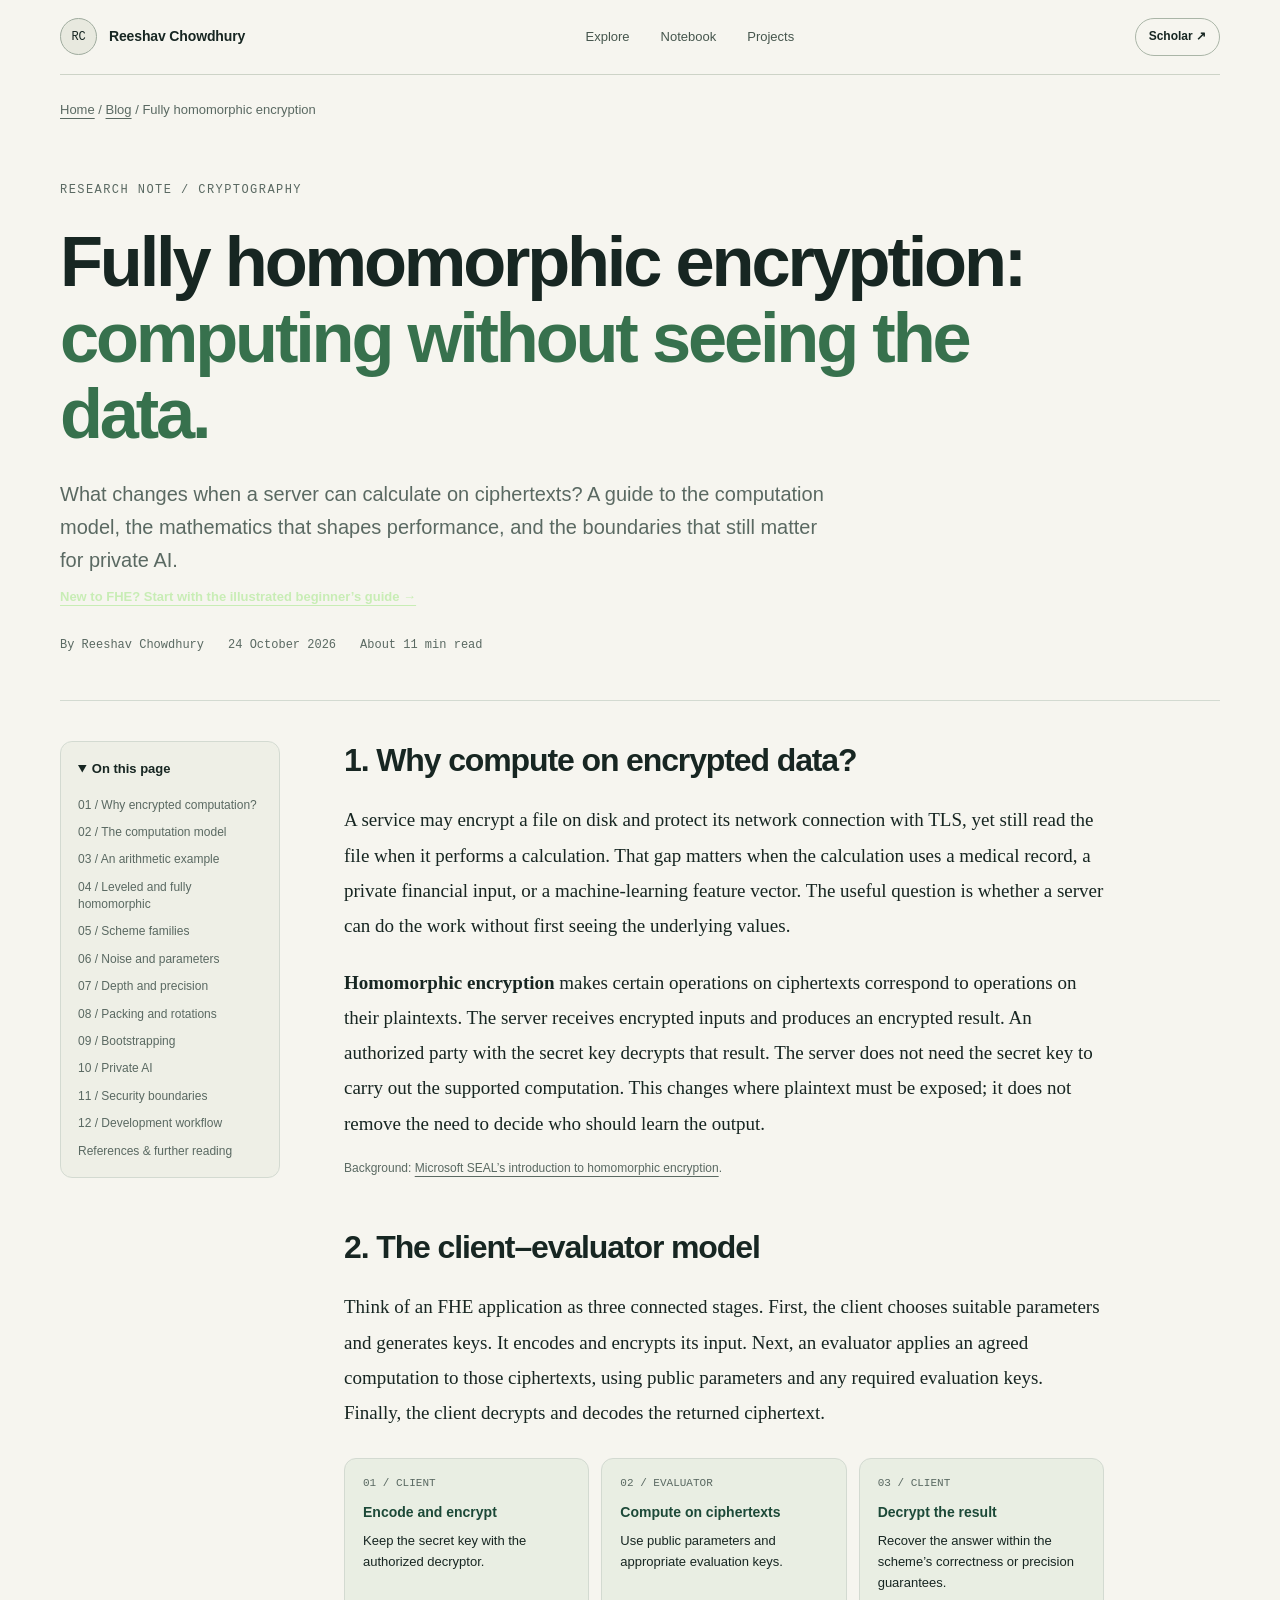
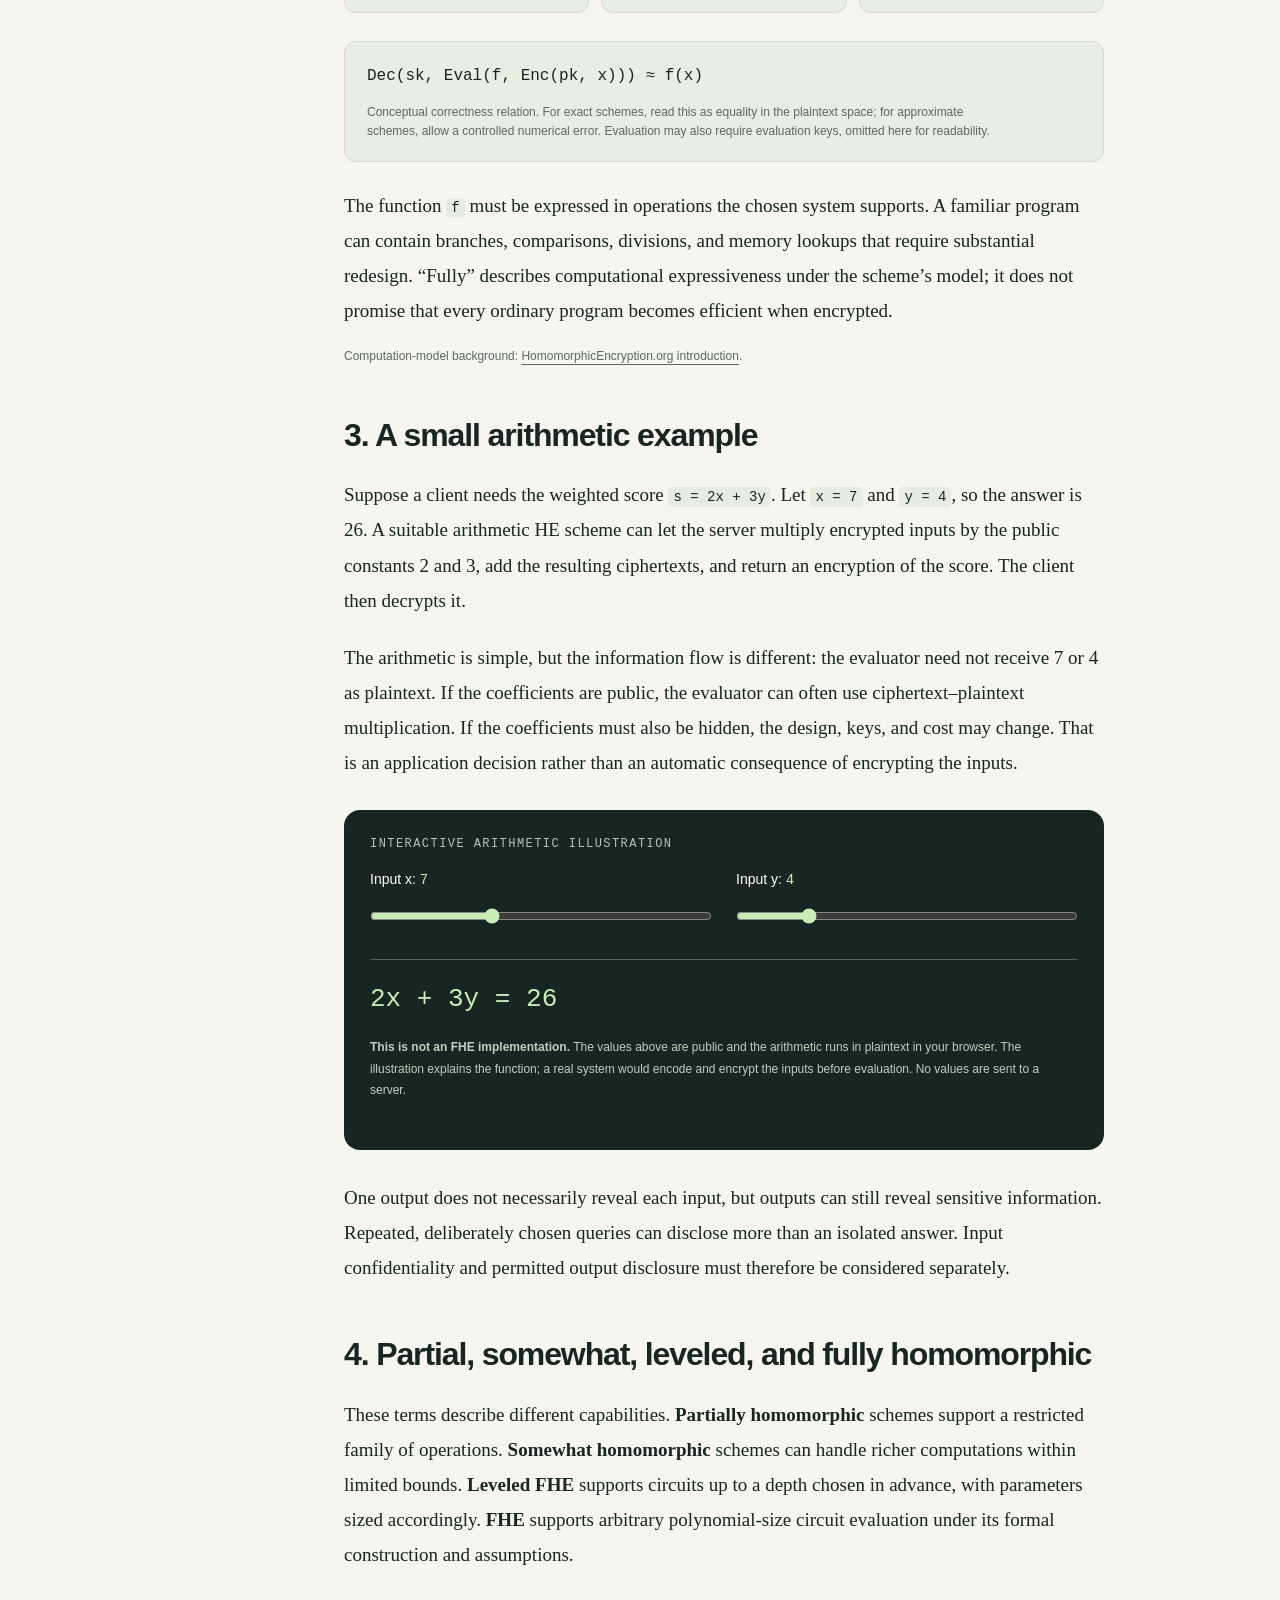
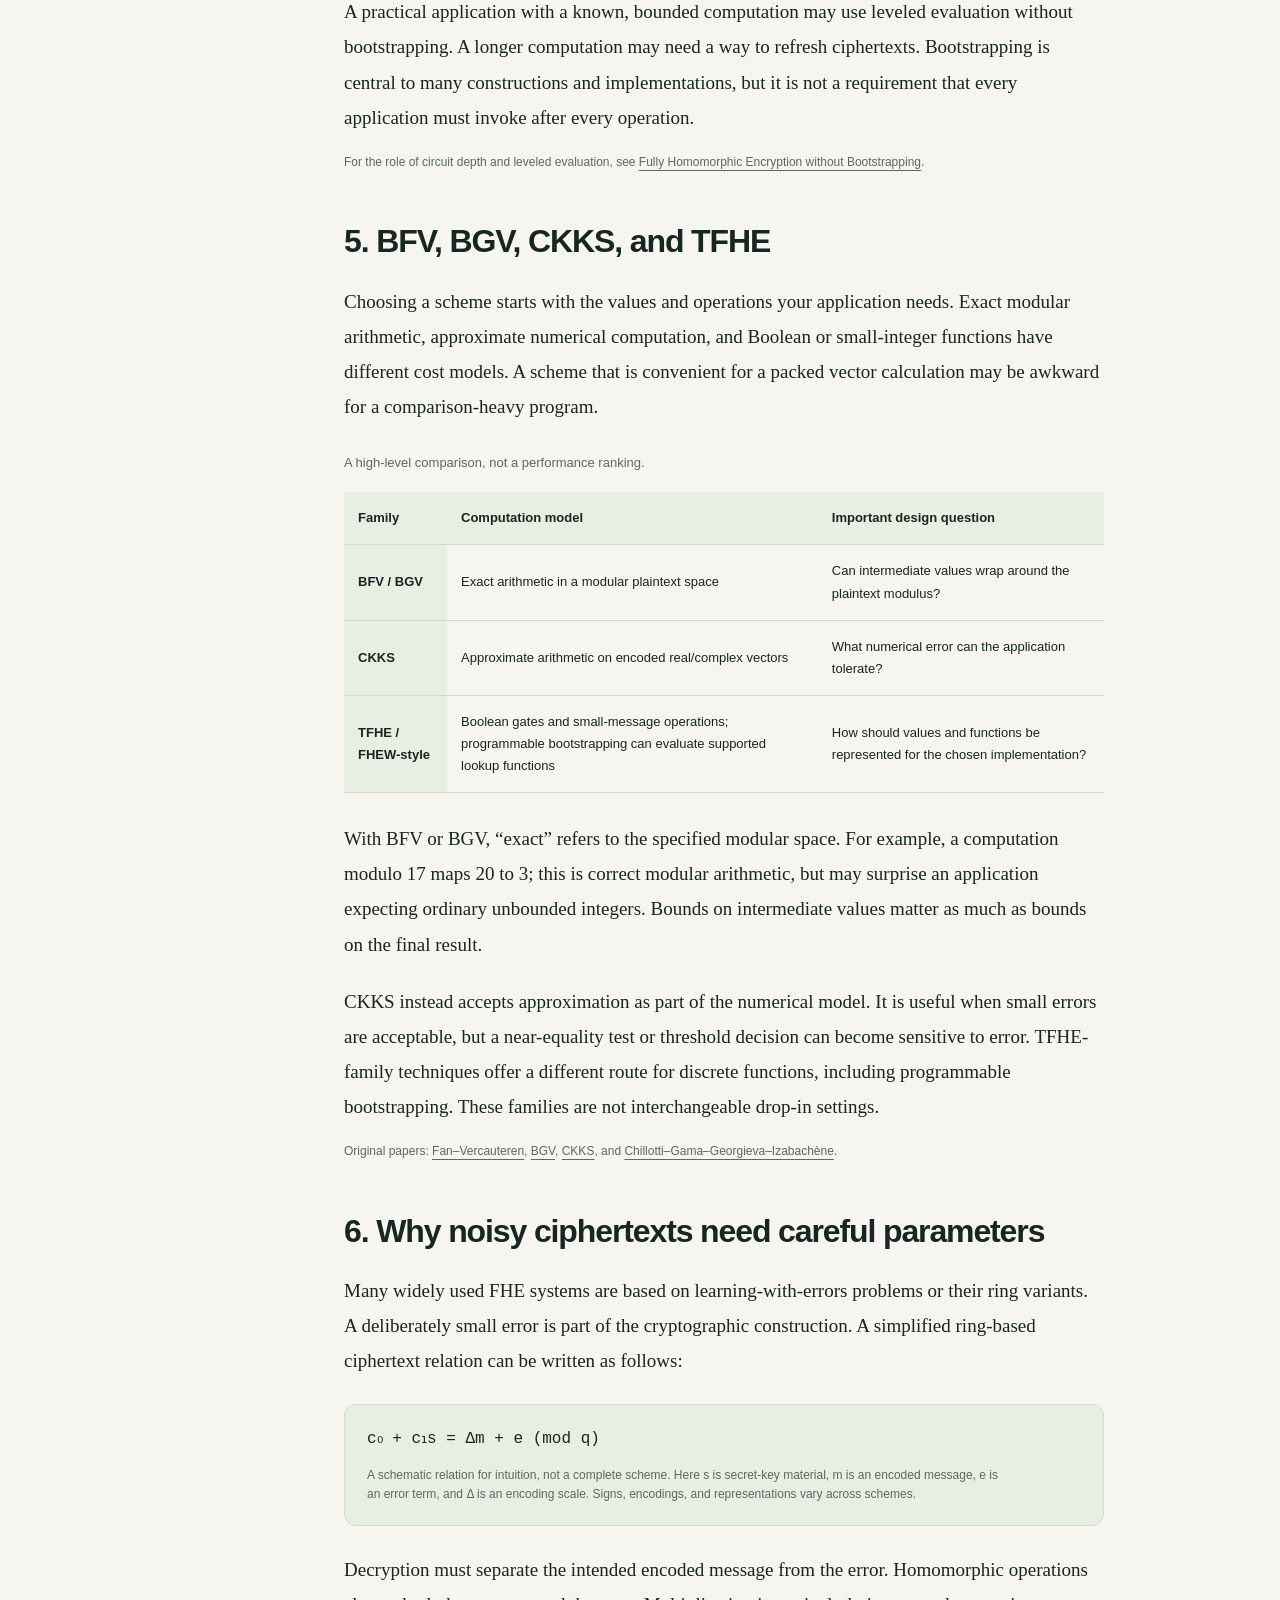
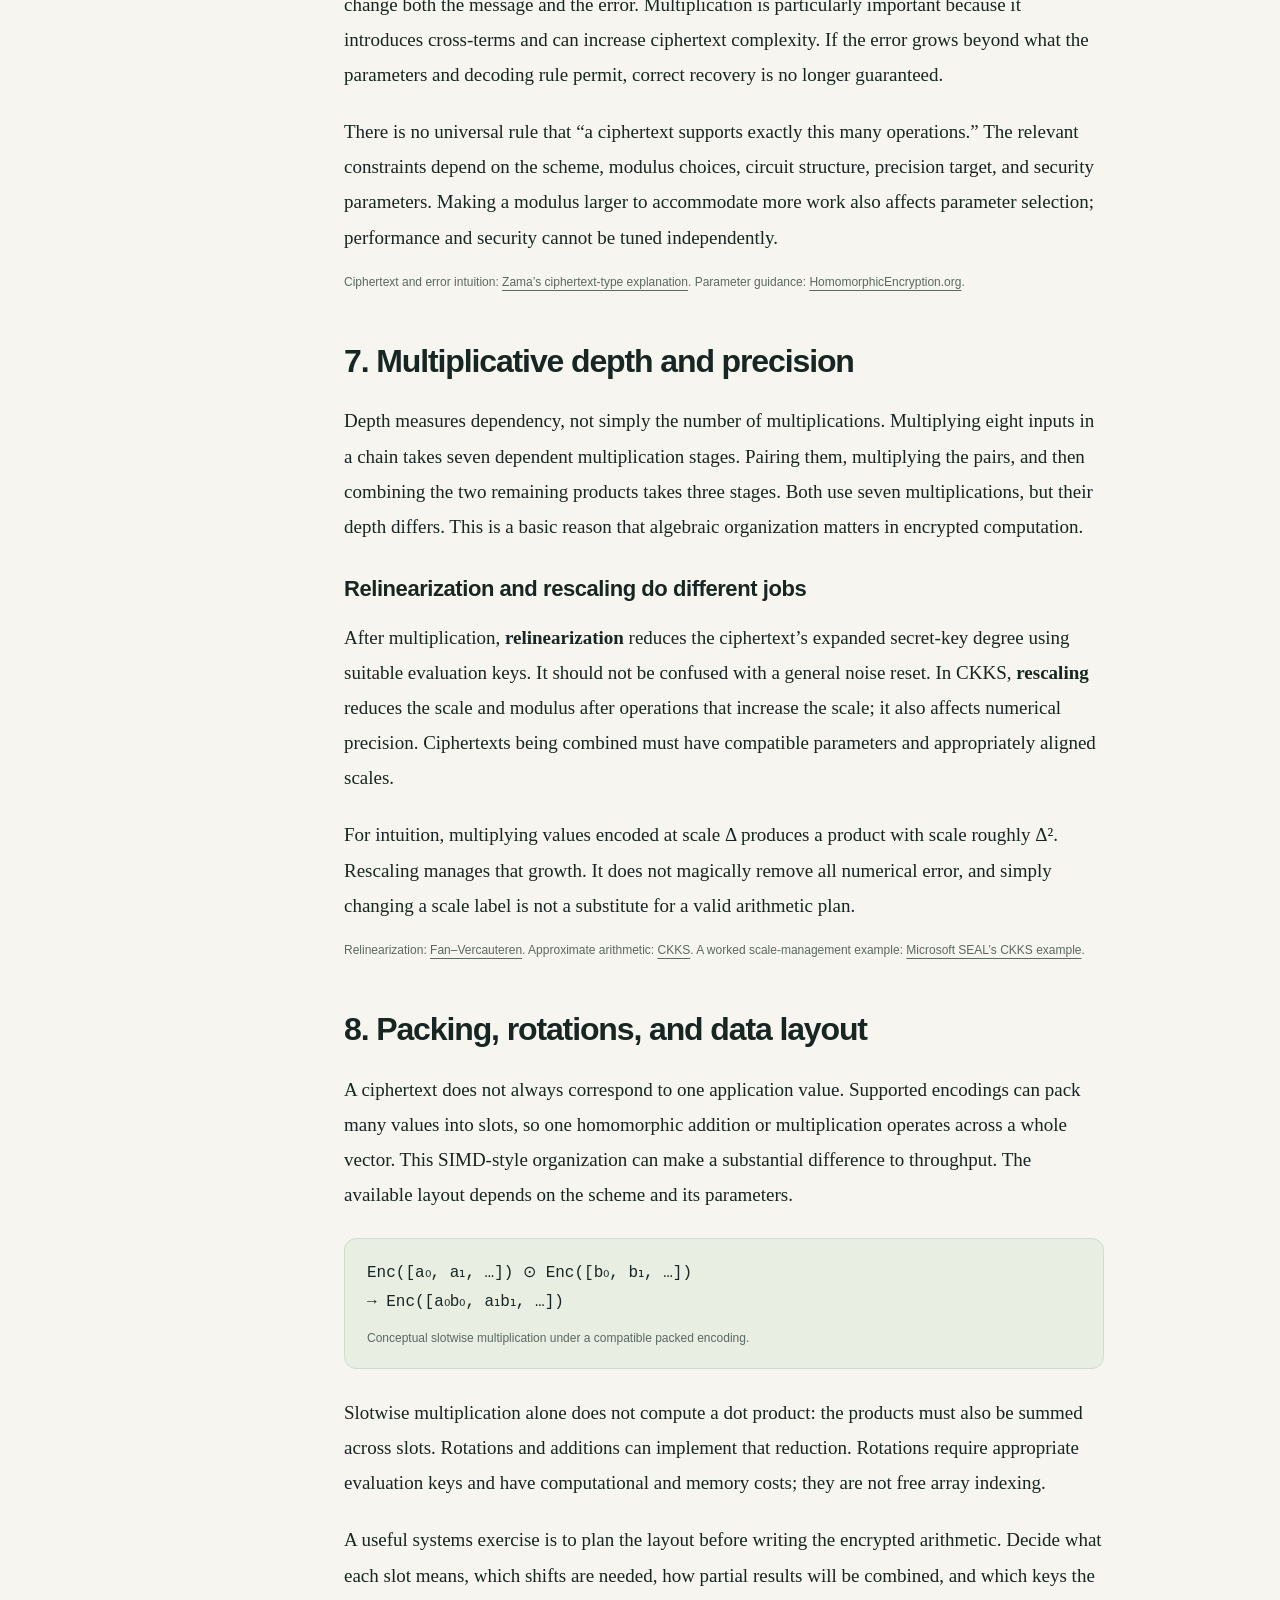
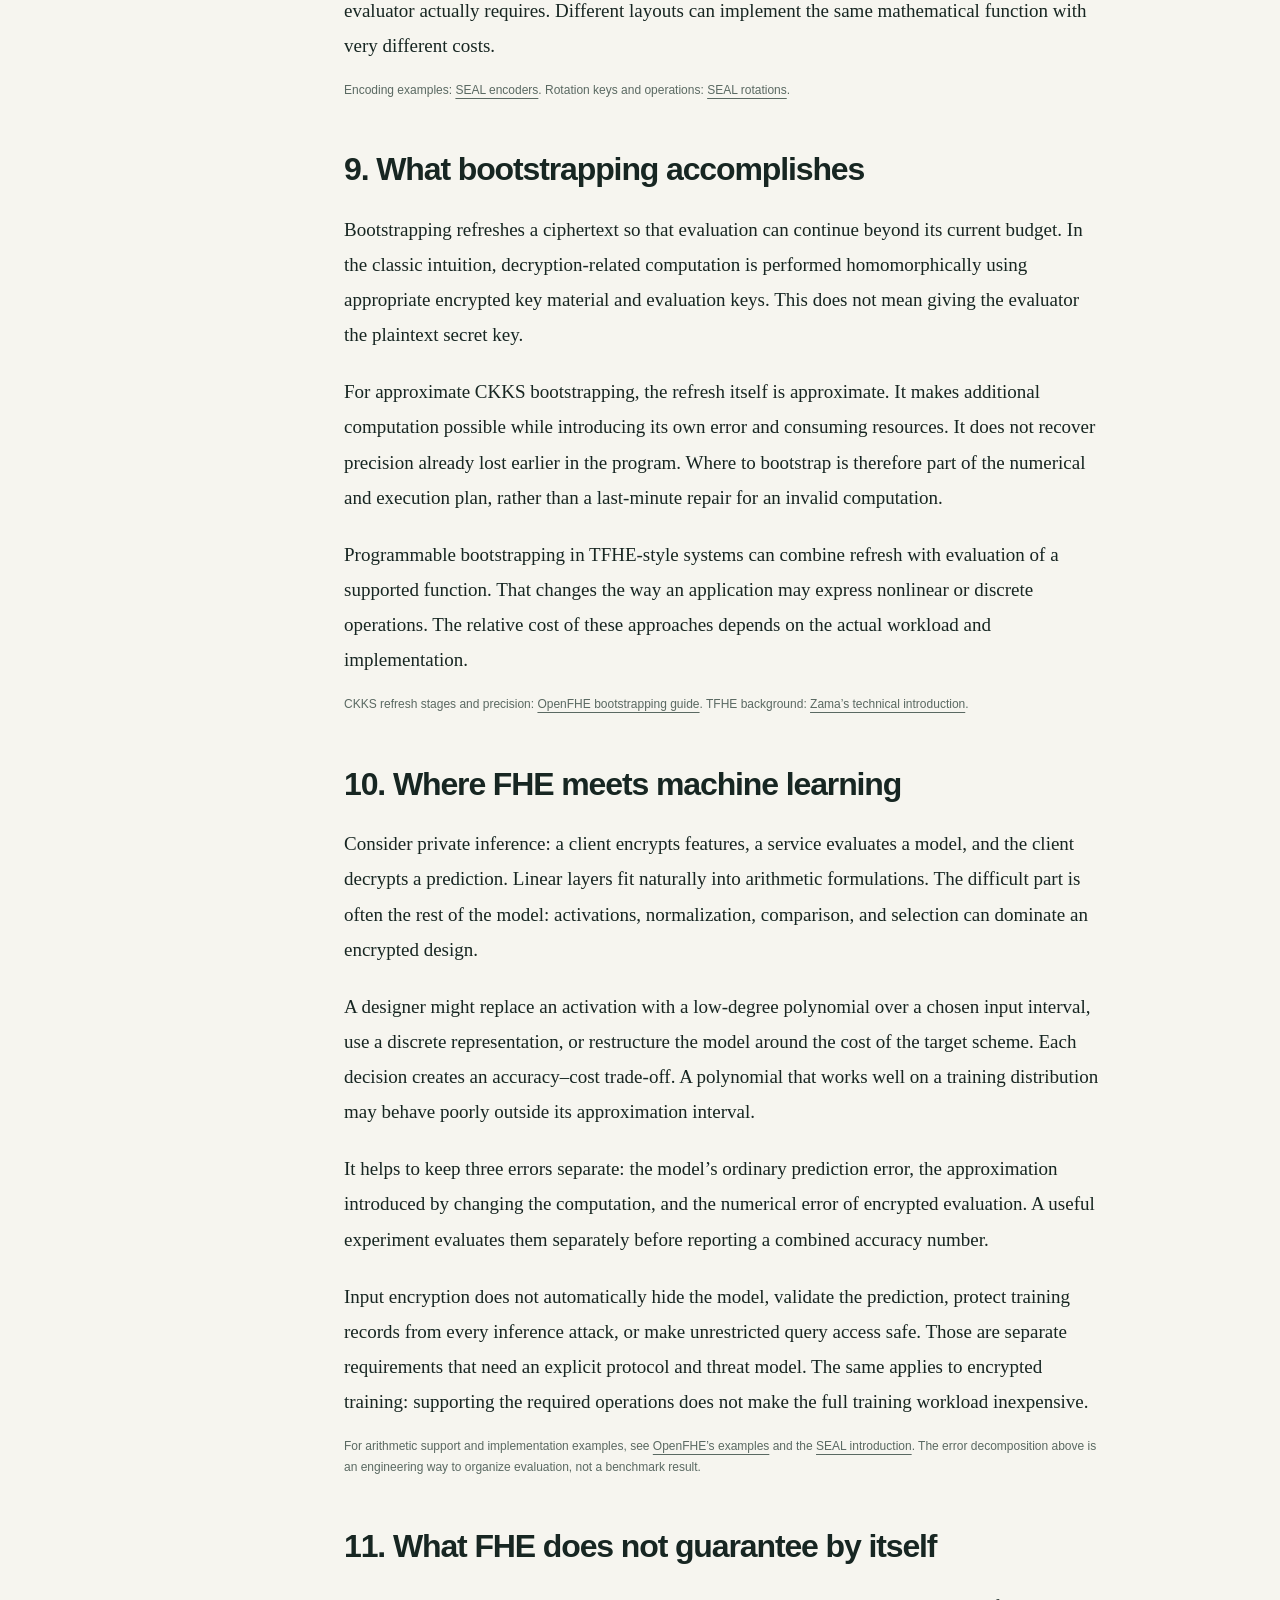
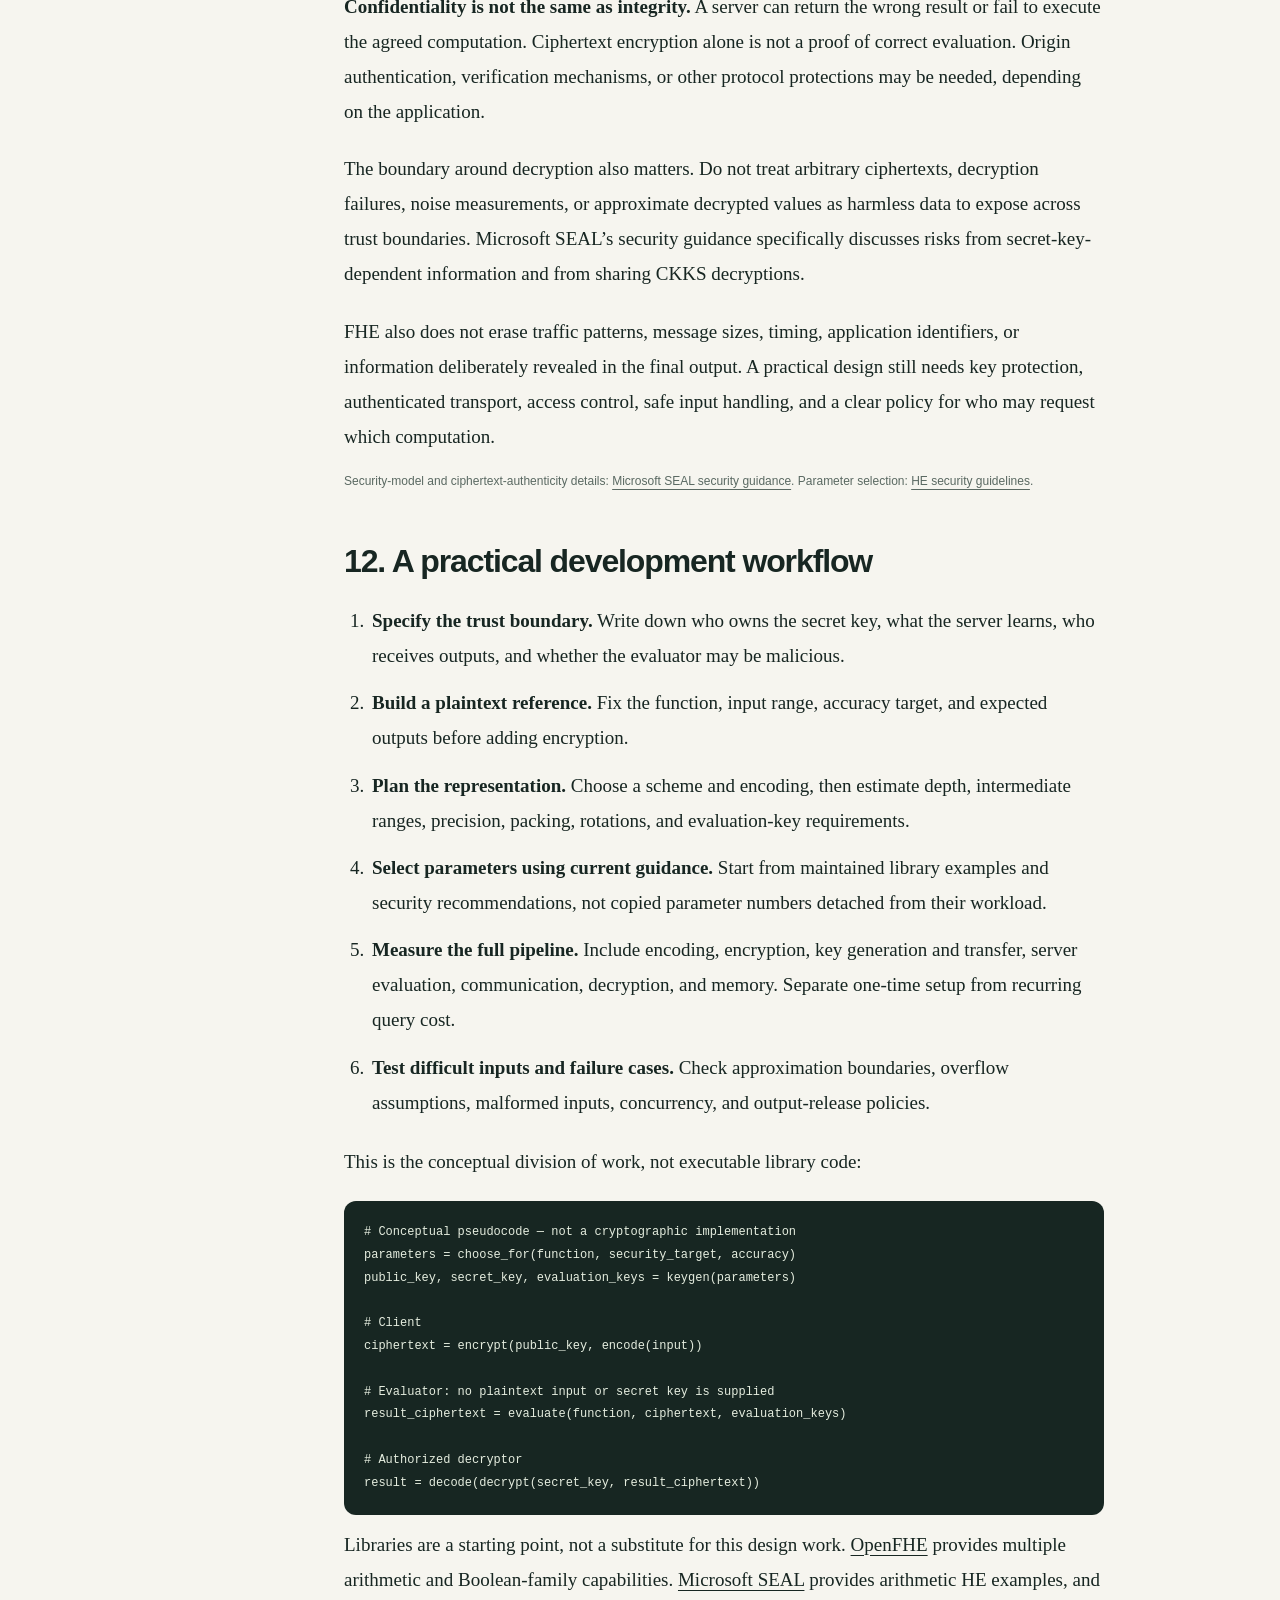
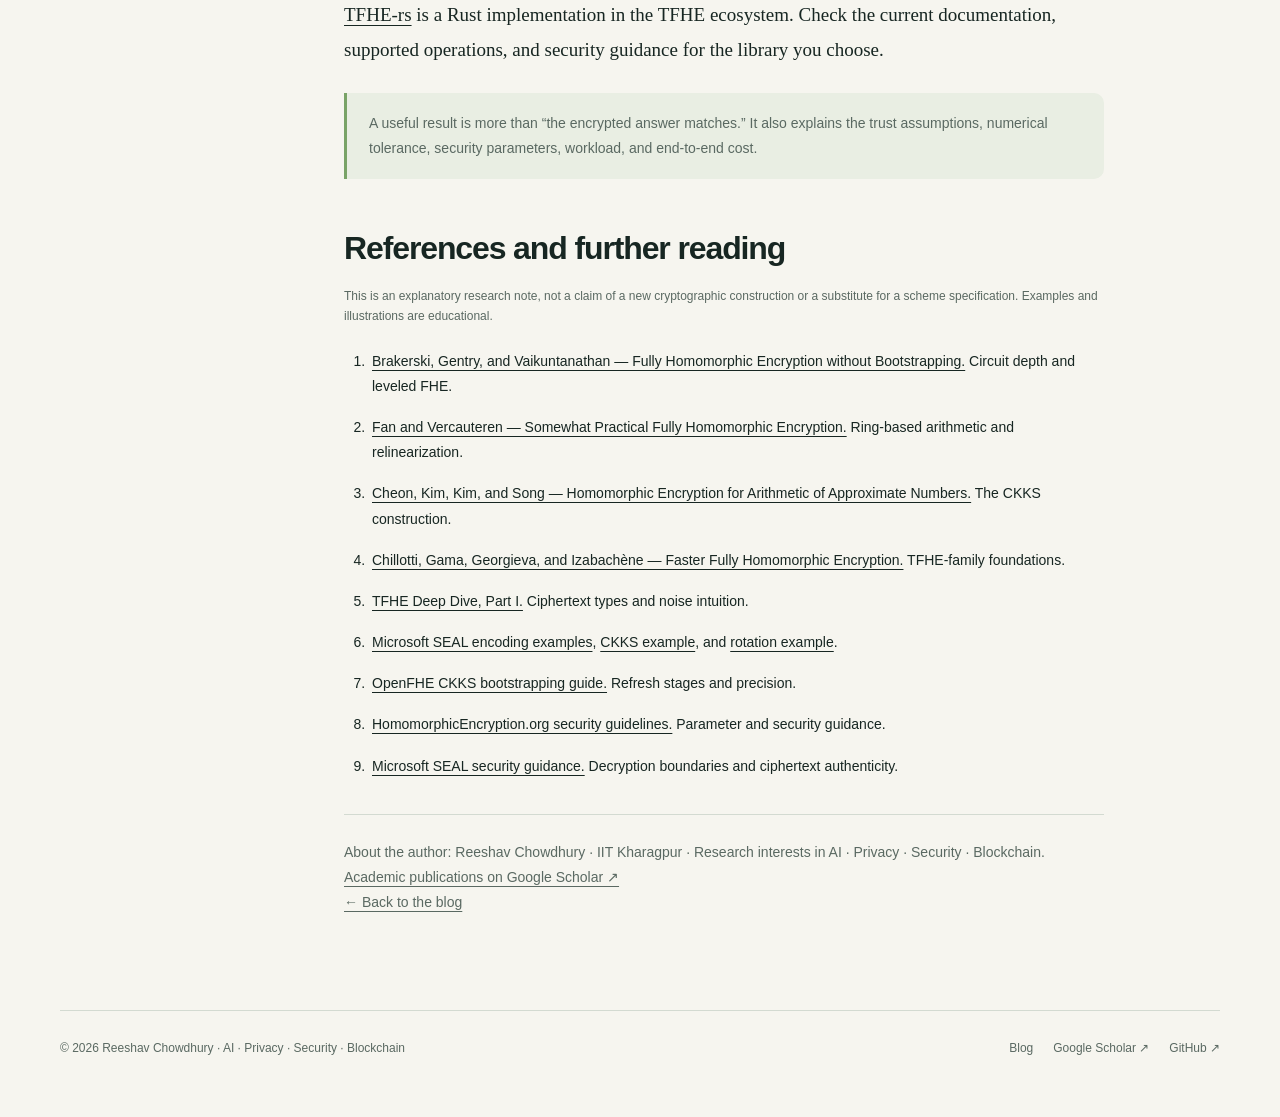
<file: blog/fully-homomorphic-encryption/index.html>
<!doctype html>
<html lang="en"><head>
<meta charset="utf-8"><meta name="viewport" content="width=device-width, initial-scale=1">
<title>Fully homomorphic encryption (FHE): a practical guide | Reeshav Chowdhury</title><meta name="description" content="A detailed introduction to FHE, including scheme families, noise, depth, packing, bootstrapping, private AI, and security boundaries.">
<link rel="canonical" href="https://reeshavchowdhury.github.io/blog/fully-homomorphic-encryption/">
<meta property="og:type" content="article"><meta property="og:title" content="Fully homomorphic encryption (FHE): a practical guide | Reeshav Chowdhury"><meta property="og:description" content="A detailed introduction to FHE, including scheme families, noise, depth, packing, bootstrapping, private AI, and security boundaries."><meta property="og:url" content="https://reeshavchowdhury.github.io/blog/fully-homomorphic-encryption/"><meta property="og:image" content="https://reeshavchowdhury.github.io/assets/research-card.png"><meta name="twitter:card" content="summary_large_image"><meta name="theme-color" content="#f6f5ef">
<link rel="icon" href="/assets/favicon.svg" type="image/svg+xml"><link rel="stylesheet" href="/assets/site.css"><script src="/assets/site.js" defer></script>
<script type="application/ld+json">{"@context":"https://schema.org","@type":"BlogPosting","headline":"Fully homomorphic encryption: computing without seeing the data","description":"A detailed introduction to FHE, including scheme families, noise, depth, packing, bootstrapping, private AI, and security boundaries.","datePublished":"2026-10-24","dateModified":"2026-10-24","author":{"@type":"Person","name":"Reeshav Chowdhury","url":"https://reeshavchowdhury.github.io/"},"mainEntityOfPage":"https://reeshavchowdhury.github.io/blog/fully-homomorphic-encryption/","image":"https://reeshavchowdhury.github.io/assets/research-card.png","inLanguage":"en","wordCount":2401}</script></head><body><a class="skip" href="#main">Skip to content</a><div class="wrap"><header class="header home-header"><a class="brand" href="/" aria-label="Reeshav Chowdhury home"><span class="monogram">RC</span><span class="name">Reeshav Chowdhury</span></a><nav class="nav" aria-label="Main navigation"><a href="/#explore">Explore</a><a href="/blog/">Notebook</a><a href="/#work">Projects</a></nav><a class="header-scholar" href="https://scholar.google.com/citations?user=WjMcQ4EAAAAJ&amp;hl=en">Scholar <span aria-hidden="true">↗</span></a></header><main id="main"><p class="breadcrumb"><a href="/">Home</a> / <a href="/blog/">Blog</a> / Fully homomorphic encryption</p><article><header class="article-header"><div class="eyebrow">Research note / Cryptography</div><h1>Fully homomorphic encryption: <span class="accent">computing without seeing the data.</span></h1><p class="lede">What changes when a server can calculate on ciphertexts? A guide to the computation model, the mathematics that shapes performance, and the boundaries that still matter for private AI.</p><p class="fhe-guide-prompt"><a href="/blog/fhe-from-first-principles/">New to FHE? Start with the illustrated beginner’s guide →</a></p><div class="blog-meta"><span>By Reeshav Chowdhury</span><time datetime="2026-10-24">24 October 2026</time><span>About 11 min read</span></div></header><div class="article-layout"><aside><details class="article-toc" open><summary>On this page</summary><nav aria-label="Article contents"><a href="#why">01 / Why encrypted computation?</a><a href="#model">02 / The computation model</a><a href="#example">03 / An arithmetic example</a><a href="#families">04 / Leveled and fully homomorphic</a><a href="#schemes">05 / Scheme families</a><a href="#noise">06 / Noise and parameters</a><a href="#depth">07 / Depth and precision</a><a href="#packing">08 / Packing and rotations</a><a href="#bootstrapping">09 / Bootstrapping</a><a href="#ai">10 / Private AI</a><a href="#security">11 / Security boundaries</a><a href="#practice">12 / Development workflow</a><a href="#references">References &amp; further reading</a></nav></details></aside><div class="article-body"><section id="why"><h2>1. Why compute on encrypted data?</h2>
<p>A service may encrypt a file on disk and protect its network connection with TLS, yet still read the file when it performs a calculation. That gap matters when the calculation uses a medical record, a private financial input, or a machine-learning feature vector. The useful question is whether a server can do the work without first seeing the underlying values.</p>
<p><strong>Homomorphic encryption</strong> makes certain operations on ciphertexts correspond to operations on their plaintexts. The server receives encrypted inputs and produces an encrypted result. An authorized party with the secret key decrypts that result. The server does not need the secret key to carry out the supported computation. This changes where plaintext must be exposed; it does not remove the need to decide who should learn the output.</p>
<p class="source-note">Background: <a href="https://github.com/microsoft/SEAL#homomorphic-encryption">Microsoft SEAL’s introduction to homomorphic encryption</a>.</p></section>

<section id="model"><h2>2. The client–evaluator model</h2>
<p>Think of an FHE application as three connected stages. First, the client chooses suitable parameters and generates keys. It encodes and encrypts its input. Next, an evaluator applies an agreed computation to those ciphertexts, using public parameters and any required evaluation keys. Finally, the client decrypts and decodes the returned ciphertext.</p>
<div class="article-flow" role="group" aria-label="Three stages of a typical encrypted computation"><div><span class="step-number">01 / CLIENT</span><strong>Encode and encrypt</strong>Keep the secret key with the authorized decryptor.</div><div><span class="step-number">02 / EVALUATOR</span><strong>Compute on ciphertexts</strong>Use public parameters and appropriate evaluation keys.</div><div><span class="step-number">03 / CLIENT</span><strong>Decrypt the result</strong>Recover the answer within the scheme’s correctness or precision guarantees.</div></div>
<div class="equation">Dec(sk, Eval(f, Enc(pk, x))) ≈ f(x)<div class="equation-caption">Conceptual correctness relation. For exact schemes, read this as equality in the plaintext space; for approximate schemes, allow a controlled numerical error. Evaluation may also require evaluation keys, omitted here for readability.</div></div>
<p>The function <code>f</code> must be expressed in operations the chosen system supports. A familiar program can contain branches, comparisons, divisions, and memory lookups that require substantial redesign. “Fully” describes computational expressiveness under the scheme’s model; it does not promise that every ordinary program becomes efficient when encrypted.</p>
<p class="source-note">Computation-model background: <a href="https://homomorphicencryption.org/introduction/">HomomorphicEncryption.org introduction</a>.</p></section>

<section id="example"><h2>3. A small arithmetic example</h2>
<p>Suppose a client needs the weighted score <code>s = 2x + 3y</code>. Let <code>x = 7</code> and <code>y = 4</code>, so the answer is 26. A suitable arithmetic HE scheme can let the server multiply encrypted inputs by the public constants 2 and 3, add the resulting ciphertexts, and return an encryption of the score. The client then decrypts it.</p>
<p>The arithmetic is simple, but the information flow is different: the evaluator need not receive 7 or 4 as plaintext. If the coefficients are public, the evaluator can often use ciphertext–plaintext multiplication. If the coefficients must also be hidden, the design, keys, and cost may change. That is an application decision rather than an automatic consequence of encrypting the inputs.</p>
<div class="fhe-demo"><div class="eyebrow">Interactive arithmetic illustration</div><div class="demo-inputs"><label for="fhe-x">Input x: <output id="fhe-x-value" for="fhe-x">7</output><input id="fhe-x" type="range" min="0" max="20" step="1" value="7"></label><label for="fhe-y">Input y: <output id="fhe-y-value" for="fhe-y">4</output><input id="fhe-y" type="range" min="0" max="20" step="1" value="4"></label></div><div class="calc-result" aria-live="polite">2x + 3y = <output id="fhe-result" for="fhe-x fhe-y">26</output></div><p class="demo-note"><strong>This is not an FHE implementation.</strong> The values above are public and the arithmetic runs in plaintext in your browser. The illustration explains the function; a real system would encode and encrypt the inputs before evaluation. No values are sent to a server.</p></div>
<p>One output does not necessarily reveal each input, but outputs can still reveal sensitive information. Repeated, deliberately chosen queries can disclose more than an isolated answer. Input confidentiality and permitted output disclosure must therefore be considered separately.</p></section>

<section id="families"><h2>4. Partial, somewhat, leveled, and fully homomorphic</h2>
<p>These terms describe different capabilities. <strong>Partially homomorphic</strong> schemes support a restricted family of operations. <strong>Somewhat homomorphic</strong> schemes can handle richer computations within limited bounds. <strong>Leveled FHE</strong> supports circuits up to a depth chosen in advance, with parameters sized accordingly. <strong>FHE</strong> supports arbitrary polynomial-size circuit evaluation under its formal construction and assumptions.</p>
<p>A practical application with a known, bounded computation may use leveled evaluation without bootstrapping. A longer computation may need a way to refresh ciphertexts. Bootstrapping is central to many constructions and implementations, but it is not a requirement that every application must invoke after every operation.</p>
<p class="source-note">For the role of circuit depth and leveled evaluation, see <a href="https://eprint.iacr.org/2011/277">Fully Homomorphic Encryption without Bootstrapping</a>.</p></section>

<section id="schemes"><h2>5. BFV, BGV, CKKS, and TFHE</h2>
<p>Choosing a scheme starts with the values and operations your application needs. Exact modular arithmetic, approximate numerical computation, and Boolean or small-integer functions have different cost models. A scheme that is convenient for a packed vector calculation may be awkward for a comparison-heavy program.</p>
<div class="table-wrap"><table><caption>A high-level comparison, not a performance ranking.</caption><thead><tr><th scope="col">Family</th><th scope="col">Computation model</th><th scope="col">Important design question</th></tr></thead><tbody><tr><th scope="row">BFV / BGV</th><td>Exact arithmetic in a modular plaintext space</td><td>Can intermediate values wrap around the plaintext modulus?</td></tr><tr><th scope="row">CKKS</th><td>Approximate arithmetic on encoded real/complex vectors</td><td>What numerical error can the application tolerate?</td></tr><tr><th scope="row">TFHE / FHEW-style</th><td>Boolean gates and small-message operations; programmable bootstrapping can evaluate supported lookup functions</td><td>How should values and functions be represented for the chosen implementation?</td></tr></tbody></table></div>
<p>With BFV or BGV, “exact” refers to the specified modular space. For example, a computation modulo 17 maps 20 to 3; this is correct modular arithmetic, but may surprise an application expecting ordinary unbounded integers. Bounds on intermediate values matter as much as bounds on the final result.</p>
<p>CKKS instead accepts approximation as part of the numerical model. It is useful when small errors are acceptable, but a near-equality test or threshold decision can become sensitive to error. TFHE-family techniques offer a different route for discrete functions, including programmable bootstrapping. These families are not interchangeable drop-in settings.</p>
<p class="source-note">Original papers: <a href="https://eprint.iacr.org/2012/144">Fan–Vercauteren</a>, <a href="https://eprint.iacr.org/2011/277">BGV</a>, <a href="https://eprint.iacr.org/2016/421">CKKS</a>, and <a href="https://eprint.iacr.org/2016/870">Chillotti–Gama–Georgieva–Izabachène</a>.</p></section>

<section id="noise"><h2>6. Why noisy ciphertexts need careful parameters</h2>
<p>Many widely used FHE systems are based on learning-with-errors problems or their ring variants. A deliberately small error is part of the cryptographic construction. A simplified ring-based ciphertext relation can be written as follows:</p>
<div class="equation">c₀ + c₁s = Δm + e (mod q)<div class="equation-caption">A schematic relation for intuition, not a complete scheme. Here s is secret-key material, m is an encoded message, e is an error term, and Δ is an encoding scale. Signs, encodings, and representations vary across schemes.</div></div>
<p>Decryption must separate the intended encoded message from the error. Homomorphic operations change both the message and the error. Multiplication is particularly important because it introduces cross-terms and can increase ciphertext complexity. If the error grows beyond what the parameters and decoding rule permit, correct recovery is no longer guaranteed.</p>
<p>There is no universal rule that “a ciphertext supports exactly this many operations.” The relevant constraints depend on the scheme, modulus choices, circuit structure, precision target, and security parameters. Making a modulus larger to accommodate more work also affects parameter selection; performance and security cannot be tuned independently.</p>
<p class="source-note">Ciphertext and error intuition: <a href="https://www.zama.org/post/tfhe-deep-dive-part-1">Zama’s ciphertext-type explanation</a>. Parameter guidance: <a href="https://homomorphicencryption.org/standard/">HomomorphicEncryption.org</a>.</p></section>

<section id="depth"><h2>7. Multiplicative depth and precision</h2>
<p>Depth measures dependency, not simply the number of multiplications. Multiplying eight inputs in a chain takes seven dependent multiplication stages. Pairing them, multiplying the pairs, and then combining the two remaining products takes three stages. Both use seven multiplications, but their depth differs. This is a basic reason that algebraic organization matters in encrypted computation.</p>
<h3>Relinearization and rescaling do different jobs</h3>
<p>After multiplication, <strong>relinearization</strong> reduces the ciphertext’s expanded secret-key degree using suitable evaluation keys. It should not be confused with a general noise reset. In CKKS, <strong>rescaling</strong> reduces the scale and modulus after operations that increase the scale; it also affects numerical precision. Ciphertexts being combined must have compatible parameters and appropriately aligned scales.</p>
<p>For intuition, multiplying values encoded at scale Δ produces a product with scale roughly Δ². Rescaling manages that growth. It does not magically remove all numerical error, and simply changing a scale label is not a substitute for a valid arithmetic plan.</p>
<p class="source-note">Relinearization: <a href="https://eprint.iacr.org/2012/144">Fan–Vercauteren</a>. Approximate arithmetic: <a href="https://eprint.iacr.org/2016/421">CKKS</a>. A worked scale-management example: <a href="https://github.com/microsoft/SEAL/blob/main/native/examples/5_ckks_basics.cpp">Microsoft SEAL’s CKKS example</a>.</p></section>

<section id="packing"><h2>8. Packing, rotations, and data layout</h2>
<p>A ciphertext does not always correspond to one application value. Supported encodings can pack many values into slots, so one homomorphic addition or multiplication operates across a whole vector. This SIMD-style organization can make a substantial difference to throughput. The available layout depends on the scheme and its parameters.</p>
<div class="equation">Enc([a₀, a₁, …]) ⊙ Enc([b₀, b₁, …])<br>→ Enc([a₀b₀, a₁b₁, …])<div class="equation-caption">Conceptual slotwise multiplication under a compatible packed encoding.</div></div>
<p>Slotwise multiplication alone does not compute a dot product: the products must also be summed across slots. Rotations and additions can implement that reduction. Rotations require appropriate evaluation keys and have computational and memory costs; they are not free array indexing.</p>
<p>A useful systems exercise is to plan the layout before writing the encrypted arithmetic. Decide what each slot means, which shifts are needed, how partial results will be combined, and which keys the evaluator actually requires. Different layouts can implement the same mathematical function with very different costs.</p>
<p class="source-note">Encoding examples: <a href="https://github.com/microsoft/SEAL/blob/main/native/examples/2_encoders.cpp">SEAL encoders</a>. Rotation keys and operations: <a href="https://github.com/microsoft/SEAL/blob/main/native/examples/6_rotation.cpp">SEAL rotations</a>.</p></section>

<section id="bootstrapping"><h2>9. What bootstrapping accomplishes</h2>
<p>Bootstrapping refreshes a ciphertext so that evaluation can continue beyond its current budget. In the classic intuition, decryption-related computation is performed homomorphically using appropriate encrypted key material and evaluation keys. This does not mean giving the evaluator the plaintext secret key.</p>
<p>For approximate CKKS bootstrapping, the refresh itself is approximate. It makes additional computation possible while introducing its own error and consuming resources. It does not recover precision already lost earlier in the program. Where to bootstrap is therefore part of the numerical and execution plan, rather than a last-minute repair for an invalid computation.</p>
<p>Programmable bootstrapping in TFHE-style systems can combine refresh with evaluation of a supported function. That changes the way an application may express nonlinear or discrete operations. The relative cost of these approaches depends on the actual workload and implementation.</p>
<p class="source-note">CKKS refresh stages and precision: <a href="https://github.com/openfheorg/openfhe-development/blob/main/src/pke/examples/CKKS_BOOTSTRAPPING.md">OpenFHE bootstrapping guide</a>. TFHE background: <a href="https://www.zama.org/post/tfhe-deep-dive-part-1">Zama’s technical introduction</a>.</p></section>

<section id="ai"><h2>10. Where FHE meets machine learning</h2>
<p>Consider private inference: a client encrypts features, a service evaluates a model, and the client decrypts a prediction. Linear layers fit naturally into arithmetic formulations. The difficult part is often the rest of the model: activations, normalization, comparison, and selection can dominate an encrypted design.</p>
<p>A designer might replace an activation with a low-degree polynomial over a chosen input interval, use a discrete representation, or restructure the model around the cost of the target scheme. Each decision creates an accuracy–cost trade-off. A polynomial that works well on a training distribution may behave poorly outside its approximation interval.</p>
<p>It helps to keep three errors separate: the model’s ordinary prediction error, the approximation introduced by changing the computation, and the numerical error of encrypted evaluation. A useful experiment evaluates them separately before reporting a combined accuracy number.</p>
<p>Input encryption does not automatically hide the model, validate the prediction, protect training records from every inference attack, or make unrestricted query access safe. Those are separate requirements that need an explicit protocol and threat model. The same applies to encrypted training: supporting the required operations does not make the full training workload inexpensive.</p>
<p class="source-note">For arithmetic support and implementation examples, see <a href="https://github.com/openfheorg/openfhe-development#code-examples">OpenFHE’s examples</a> and the <a href="https://github.com/microsoft/SEAL#homomorphic-encryption">SEAL introduction</a>. The error decomposition above is an engineering way to organize evaluation, not a benchmark result.</p></section>

<section id="security"><h2>11. What FHE does not guarantee by itself</h2>
<p><strong>Confidentiality is not the same as integrity.</strong> A server can return the wrong result or fail to execute the agreed computation. Ciphertext encryption alone is not a proof of correct evaluation. Origin authentication, verification mechanisms, or other protocol protections may be needed, depending on the application.</p>
<p>The boundary around decryption also matters. Do not treat arbitrary ciphertexts, decryption failures, noise measurements, or approximate decrypted values as harmless data to expose across trust boundaries. Microsoft SEAL’s security guidance specifically discusses risks from secret-key-dependent information and from sharing CKKS decryptions.</p>
<p>FHE also does not erase traffic patterns, message sizes, timing, application identifiers, or information deliberately revealed in the final output. A practical design still needs key protection, authenticated transport, access control, safe input handling, and a clear policy for who may request which computation.</p>
<p class="source-note">Security-model and ciphertext-authenticity details: <a href="https://github.com/microsoft/SEAL/blob/main/SECURITY.md">Microsoft SEAL security guidance</a>. Parameter selection: <a href="https://homomorphicencryption.org/standard/">HE security guidelines</a>.</p></section>

<section id="practice"><h2>12. A practical development workflow</h2>
<ol><li><strong>Specify the trust boundary.</strong> Write down who owns the secret key, what the server learns, who receives outputs, and whether the evaluator may be malicious.</li><li><strong>Build a plaintext reference.</strong> Fix the function, input range, accuracy target, and expected outputs before adding encryption.</li><li><strong>Plan the representation.</strong> Choose a scheme and encoding, then estimate depth, intermediate ranges, precision, packing, rotations, and evaluation-key requirements.</li><li><strong>Select parameters using current guidance.</strong> Start from maintained library examples and security recommendations, not copied parameter numbers detached from their workload.</li><li><strong>Measure the full pipeline.</strong> Include encoding, encryption, key generation and transfer, server evaluation, communication, decryption, and memory. Separate one-time setup from recurring query cost.</li><li><strong>Test difficult inputs and failure cases.</strong> Check approximation boundaries, overflow assumptions, malformed inputs, concurrency, and output-release policies.</li></ol>
<p>This is the conceptual division of work, not executable library code:</p>
<pre><code># Conceptual pseudocode — not a cryptographic implementation
parameters = choose_for(function, security_target, accuracy)
public_key, secret_key, evaluation_keys = keygen(parameters)

# Client
ciphertext = encrypt(public_key, encode(input))

# Evaluator: no plaintext input or secret key is supplied
result_ciphertext = evaluate(function, ciphertext, evaluation_keys)

# Authorized decryptor
result = decode(decrypt(secret_key, result_ciphertext))</code></pre>
<p>Libraries are a starting point, not a substitute for this design work. <a href="https://github.com/openfheorg/openfhe-development">OpenFHE</a> provides multiple arithmetic and Boolean-family capabilities. <a href="https://github.com/microsoft/SEAL">Microsoft SEAL</a> provides arithmetic HE examples, and <a href="https://github.com/zama-ai/tfhe-rs">TFHE-rs</a> is a Rust implementation in the TFHE ecosystem. Check the current documentation, supported operations, and security guidance for the library you choose.</p>
<div class="callout">A useful result is more than “the encrypted answer matches.” It also explains the trust assumptions, numerical tolerance, security parameters, workload, and end-to-end cost.</div></section>

<section id="references"><h2>References and further reading</h2>
<p class="source-note">This is an explanatory research note, not a claim of a new cryptographic construction or a substitute for a scheme specification. Examples and illustrations are educational.</p>
<ol class="references-list"><li><a href="https://eprint.iacr.org/2011/277">Brakerski, Gentry, and Vaikuntanathan — Fully Homomorphic Encryption without Bootstrapping.</a> Circuit depth and leveled FHE.</li><li><a href="https://eprint.iacr.org/2012/144">Fan and Vercauteren — Somewhat Practical Fully Homomorphic Encryption.</a> Ring-based arithmetic and relinearization.</li><li><a href="https://eprint.iacr.org/2016/421">Cheon, Kim, Kim, and Song — Homomorphic Encryption for Arithmetic of Approximate Numbers.</a> The CKKS construction.</li><li><a href="https://eprint.iacr.org/2016/870">Chillotti, Gama, Georgieva, and Izabachène — Faster Fully Homomorphic Encryption.</a> TFHE-family foundations.</li><li><a href="https://www.zama.org/post/tfhe-deep-dive-part-1">TFHE Deep Dive, Part I.</a> Ciphertext types and noise intuition.</li><li><a href="https://github.com/microsoft/SEAL/blob/main/native/examples/2_encoders.cpp">Microsoft SEAL encoding examples</a>, <a href="https://github.com/microsoft/SEAL/blob/main/native/examples/5_ckks_basics.cpp">CKKS example</a>, and <a href="https://github.com/microsoft/SEAL/blob/main/native/examples/6_rotation.cpp">rotation example</a>.</li><li><a href="https://github.com/openfheorg/openfhe-development/blob/main/src/pke/examples/CKKS_BOOTSTRAPPING.md">OpenFHE CKKS bootstrapping guide.</a> Refresh stages and precision.</li><li><a href="https://homomorphicencryption.org/standard/">HomomorphicEncryption.org security guidelines.</a> Parameter and security guidance.</li><li><a href="https://github.com/microsoft/SEAL/blob/main/SECURITY.md">Microsoft SEAL security guidance.</a> Decryption boundaries and ciphertext authenticity.</li></ol>
<div class="article-end">About the author: Reeshav Chowdhury · IIT Kharagpur · Research interests in AI · Privacy · Security · Blockchain. <a href="https://scholar.google.com/citations?user=WjMcQ4EAAAAJ&amp;hl=en">Academic publications on Google Scholar ↗</a><br><a href="/blog/">← Back to the blog</a></div></section>
</div></div></article></main><footer class="footer"><p>© 2026 Reeshav Chowdhury · AI · Privacy · Security · Blockchain</p><div><a href="/blog/">Blog</a><a href="https://scholar.google.com/citations?user=WjMcQ4EAAAAJ&amp;hl=en">Google Scholar ↗</a><a href="https://github.com/ReeshavChowdhury">GitHub ↗</a></div></footer></div></body></html>
</file>
<file: assets/site.css>
:root{--paper:#f6f5ef;--ink:#172622;--muted:#5a6962;--line:#d3dad1;--green:#c8edb5;--deep:#1c4938;--white:#fffefa;--orange:#f3c188;--radius:22px}
*{box-sizing:border-box}.hero>*,.setup-grid>*,.faq-grid>*,.about-grid>*{min-width:0}html{scroll-behavior:smooth;scroll-padding-top:100px}body{margin:0;background:var(--paper);color:var(--ink);font:16px/1.65 -apple-system,BlinkMacSystemFont,"Segoe UI",sans-serif}a{color:inherit;text-decoration-thickness:1px;text-underline-offset:4px}button{font:inherit}button,a{-webkit-tap-highlight-color:transparent}a:focus-visible,button:focus-visible,summary:focus-visible{outline:3px solid #28794d;outline-offset:5px}h1,h2,h3,p{margin-top:0}h1,h2,h3{line-height:1.08;letter-spacing:-.045em}h1{font-size:clamp(3.3rem,7.7vw,6.6rem);font-weight:650;margin-bottom:26px}h2{font-size:clamp(2rem,4vw,3.25rem);font-weight:600}h3{font-size:1.35rem;letter-spacing:-.025em}p{margin-bottom:20px}.wrap{width:min(1160px,calc(100% - 64px));margin:auto}.skip{position:absolute;left:16px;top:-80px;background:var(--ink);color:white;padding:12px;z-index:10}.skip:focus{top:12px}.header{display:flex;align-items:center;justify-content:space-between;gap:24px;padding:28px 0;border-bottom:1px solid var(--line)}.brand{display:inline-flex;align-items:center;gap:12px;text-decoration:none;font-weight:650;font-size:14px;letter-spacing:-.01em}.monogram{display:grid;place-items:center;width:40px;height:40px;border:1px solid var(--ink);border-radius:50%;font-size:13px}.nav{display:flex;gap:28px;align-items:center}.nav a{font-size:14px;text-decoration:none}.nav a:hover{text-decoration:underline}.nav .external{border-bottom:1px solid var(--ink)}.eyebrow{font:12px/1.4 ui-monospace,SFMono-Regular,Consolas,monospace;text-transform:uppercase;letter-spacing:.12em;color:var(--muted);display:flex;align-items:center;gap:10px;margin-bottom:25px}.dot{display:inline-block;width:7px;height:7px;background:#398051;border-radius:50%}.hero{display:grid;grid-template-columns:1fr 1fr;gap:72px;align-items:center;padding:86px 0 80px}.hero .lede{font-size:18px;line-height:1.7;color:var(--muted);max-width:480px}.accent{color:#37714d}.actions{display:flex;align-items:center;flex-wrap:wrap;gap:14px;margin-top:30px}.button{border:1px solid var(--ink);border-radius:8px;padding:12px 20px;font-size:14px;font-weight:600;text-decoration:none;display:inline-flex;gap:18px;align-items:center;justify-content:center;background:var(--ink);color:var(--white);cursor:pointer;transition:transform .15s,background .15s}.button:hover{transform:translateY(-2px);background:var(--deep)}.button.secondary{background:transparent;color:var(--ink)}.button.secondary:hover{background:#e9eee3}.small-note{font-size:12px;color:var(--muted);margin-top:18px}.hero-art{position:relative;background:var(--green);border-radius:var(--radius);min-height:410px;padding:30px;overflow:hidden}.art-label{display:flex;justify-content:space-between;font:11px ui-monospace,monospace;letter-spacing:.08em;text-transform:uppercase}.art-circle{position:absolute;width:330px;height:330px;border:1px solid #92b886;border-radius:50%;right:-80px;top:55px}.art-circle:after{content:"";position:absolute;inset:35px;border:1px solid #a4c99a;border-radius:50%}.monitor{position:relative;width:82%;margin:46px auto 0;padding:9px;background:var(--ink);border-radius:13px;box-shadow:0 20px 40px #17262218}.monitor:before{content:"";position:absolute;bottom:-28px;left:44%;width:12%;height:29px;background:var(--ink)}.monitor:after{content:"";position:absolute;bottom:-30px;left:31%;width:38%;height:5px;background:var(--ink);border-radius:4px}.desktop{position:relative;overflow:hidden;height:185px;border-radius:5px;background:#df9d6c}.desktop:before{content:"";position:absolute;width:220px;height:220px;border-radius:50%;background:#f7d6ab;left:-42px;top:35px}.desktop:after{content:"";position:absolute;width:200px;height:200px;border-radius:50%;background:#8c9e81;right:-60px;bottom:-60px}.app-window{position:absolute;z-index:1;left:22%;top:22%;width:61%;height:60%;background:#fffefa;border-radius:5px;box-shadow:0 5px 20px #17262222}.window-bar{height:19px;border-bottom:1px solid #dce0d8;display:flex;gap:4px;padding:7px}.window-bar i{width:4px;height:4px;border-radius:50%;background:#a4b0a3}.window-content{padding:15px}.window-content .line{height:5px;width:74%;background:#dce4d6;border-radius:4px;margin-bottom:9px}.window-content .line:first-child{width:45%;background:#426a47}.art-caption{position:absolute;bottom:24px;left:30px;right:30px;display:flex;justify-content:space-between;align-items:center;font-size:12px}.tag{font:11px ui-monospace,monospace;border:1px solid #17262240;border-radius:30px;padding:5px 10px;white-space:nowrap}.section{padding:68px 0;border-top:1px solid var(--line)}.section-top{display:flex;justify-content:space-between;align-items:baseline;gap:24px;margin-bottom:36px}.section-top h2{margin:0}.section-top .meta{font:12px ui-monospace,monospace;color:var(--muted)}.project-row{display:grid;grid-template-columns:76px 1fr 1fr;gap:30px;background:var(--white);border:1px solid var(--line);padding:36px;border-radius:var(--radius)}.project-number{font:14px ui-monospace,monospace;color:var(--muted);padding-top:8px}.project-row h3{font-size:36px;margin-bottom:13px}.project-row p{color:var(--muted)}.pills{display:flex;flex-wrap:wrap;gap:7px}.pills .tag{color:var(--muted);border-color:var(--line)}.project-detail{padding-left:20px;border-left:1px solid var(--line)}.project-detail ul{padding-left:18px;color:var(--muted);font-size:14px;margin:0 0 22px}.text-link{font-size:14px;font-weight:600;text-decoration:none;border-bottom:1px solid var(--ink);padding-bottom:3px}.about-grid{display:grid;grid-template-columns:1fr 1.2fr;gap:70px}.about-grid p{color:var(--muted)}.callout{background:#e9eee3;border-left:3px solid #79a367;padding:18px 22px;font-size:14px;color:var(--muted);border-radius:0 10px 10px 0}.footer{padding:28px 0 38px;border-top:1px solid var(--line);display:flex;justify-content:space-between;gap:24px;font-size:12px;color:var(--muted)}.footer div{display:flex;flex-wrap:wrap;gap:20px}.footer a{text-decoration:none}.footer a:hover{text-decoration:underline}.project-hero{gap:50px}.project-hero h1{font-size:clamp(3rem,6.2vw,5.5rem)}.breadcrumb{font-size:13px;color:var(--muted);margin:24px 0 0}.project-hero .hero-art{min-height:430px;background:#e7ebe2}.dual-monitors{display:flex;align-items:flex-end;gap:18px;position:relative;margin-top:55px}.dual-monitors .monitor{margin:0;padding:7px;width:58%;box-shadow:none;border-radius:9px}.dual-monitors .monitor.host{width:40%;margin-bottom:0}.dual-monitors .desktop{height:140px}.dual-monitors .host .desktop{height:103px}.dual-monitors .monitor:before{bottom:-20px;height:20px}.dual-monitors .monitor:after{bottom:-23px;height:4px}.dual-monitors .host .desktop{transition:filter .25s}.dual-monitors.is-private .host .desktop{filter:brightness(0)}.monitor-labels{display:flex;justify-content:space-around;margin:40px 0 0;font-size:12px;color:var(--muted)}.demo-controls{margin-top:28px;display:flex;align-items:center;justify-content:space-between;gap:12px}.demo-controls button{border:1px solid var(--line);background:var(--white);padding:7px 12px;font-size:12px;border-radius:7px;cursor:pointer}.demo-controls .state{font:11px ui-monospace,monospace;color:var(--deep)}.demo-note{font-size:11px;color:var(--muted);margin:14px 0 0}.feature-grid{display:grid;grid-template-columns:repeat(2,1fr);gap:32px}.feature{border-top:2px solid var(--ink);padding-top:23px}.feature .index{font:12px ui-monospace,monospace;color:var(--muted);margin-bottom:24px;display:block}.feature h3{margin-bottom:14px}.feature p{font-size:14px;color:var(--muted)}.setup-grid{display:grid;grid-template-columns:1fr 1.1fr;gap:70px}.steps{list-style:none;counter-reset:steps;padding:0;margin:0}.steps li{counter-increment:steps;position:relative;padding:0 0 25px 45px;color:var(--muted);font-size:14px}.steps li:before{content:counter(steps);position:absolute;left:0;top:0;border:1px solid var(--line);border-radius:50%;width:26px;height:26px;display:grid;place-items:center;font:12px ui-monospace,monospace;color:var(--ink)}.steps strong{display:block;color:var(--ink);font-weight:600;margin-bottom:4px}.terminal{border-radius:15px;background:var(--ink);color:#e5eddf;padding:24px;overflow:hidden}.terminal-bar{display:flex;justify-content:space-between;align-items:center;font:11px ui-monospace,monospace;color:#a0b2a4;margin-bottom:22px}.copy-button{background:transparent;border:1px solid #6b7e70;color:#d3e4cf;border-radius:5px;padding:5px 9px;font:11px ui-monospace,monospace;cursor:pointer}.terminal pre{font:12px/1.9 ui-monospace,SFMono-Regular,Consolas,monospace;overflow-x:auto;margin:0;padding-bottom:6px}.terminal .comment{color:#9cb692}.link-list{margin-top:20px;display:flex;flex-wrap:wrap;gap:18px;font-size:13px}table{border-collapse:collapse;width:100%;font-size:14px}th,td{padding:15px 14px;text-align:left;border-bottom:1px solid var(--line)}th{font-weight:600;background:#e9eee3}table caption{text-align:left;color:var(--muted);font-size:13px;margin-bottom:18px}.table-wrap{overflow-x:auto}.faq-grid{display:grid;grid-template-columns:1fr 1.3fr;gap:60px}details{padding:21px 0;border-bottom:1px solid var(--line)}details:first-child{padding-top:0}summary{cursor:pointer;font-size:16px;font-weight:600;line-height:1.5}details p{color:var(--muted);font-size:14px;margin:16px 0 0}.cta{background:var(--green);padding:42px;border-radius:var(--radius);display:flex;justify-content:space-between;align-items:center;gap:30px}.cta h2{font-size:34px;margin-bottom:12px}.cta p{margin:0;max-width:580px;color:#3f5840}.cta .actions{margin:0;flex-shrink:0}.prose{max-width:760px}.prose p{color:var(--muted)}
@media(min-width:1440px){.hero{padding-top:105px;padding-bottom:95px}}
@media(max-width:900px){.hero{gap:32px;padding:60px 0}.hero-art{min-height:350px;padding:24px}.desktop{height:150px}.art-caption{left:24px;right:24px}.project-row{grid-template-columns:40px 1fr;gap:20px}.project-detail{grid-column:2;padding:0;border:0}.feature-grid{gap:22px}.setup-grid,.faq-grid{gap:35px}.dual-monitors{gap:12px}.dual-monitors .desktop{height:110px}.dual-monitors .host .desktop{height:80px}.project-hero .hero-art{min-height:400px}.cta{align-items:flex-start;flex-direction:column}}
@media(max-width:640px){.wrap{width:calc(100% - 36px)}.header{padding:19px 0;gap:15px}.brand{font-size:12px;gap:8px}.brand .name{display:none}.nav{gap:19px}.nav a{font-size:12px}.monogram{width:34px;height:34px}.hero{grid-template-columns:1fr;gap:35px;padding:45px 0}.hero h1{font-size:clamp(44px,12vw,58px)}.hero .lede{font-size:16px;max-width:none}.hero-art{min-height:335px}.monitor{max-width:310px}.desktop{height:155px}.section{padding:45px 0}.section-top{margin-bottom:24px}.section-top .meta{font-size:10px}.project-row{grid-template-columns:25px 1fr;padding:24px 20px;gap:12px}.project-row h3{font-size:30px}.project-detail{margin-top:4px}.about-grid,.setup-grid,.faq-grid{grid-template-columns:1fr;gap:25px}.feature-grid{grid-template-columns:1fr;gap:22px}.feature .index{margin-bottom:12px}.feature{padding-top:17px}.feature h3{font-size:25px}.feature p{margin-bottom:0}.footer{flex-direction:column;gap:13px;padding-top:24px}.footer p{margin:0}.project-hero h1{font-size:clamp(44px,12vw,53px)}.project-hero .hero-art{min-height:365px}.dual-monitors{margin-top:40px}.dual-monitors .monitor{max-width:none}.dual-monitors .desktop{height:130px}.dual-monitors .host .desktop{height:90px}.monitor-labels{margin-top:36px}.demo-controls{margin-top:20px}.cta{padding:28px 24px}.cta h2{font-size:29px}.terminal{padding:20px}.table-wrap{margin-right:-10px}th,td{padding:12px;font-size:12px}table{min-width:480px}.breadcrumb{font-size:12px}.section-top h2{font-size:30px}}
@media(prefers-reduced-motion:reduce){html{scroll-behavior:auto}*,*:before,*:after{transition:none!important}}
/* Research and writing */
.research-art{background:#e4e9dd;display:flex;flex-direction:column;justify-content:space-between;min-height:410px}.research-motif{position:relative;margin:27px 0 18px;padding:30px 22px;background:#172622;color:#e5eddf;border-radius:16px}.research-motif .math-label{font:11px ui-monospace,monospace;color:#9fbaa7;letter-spacing:.07em;text-transform:uppercase}.research-motif .math-main{font:clamp(24px,3vw,37px)/1.8 ui-monospace,monospace;letter-spacing:-.04em;margin:20px 0}.research-motif .math-result{border-top:1px solid #45594b;padding-top:18px;font:13px ui-monospace,monospace;color:#c8edb5}.research-art>p{font-size:13px;color:var(--muted);margin:0}.research-art .mini-tags{display:flex;flex-wrap:wrap;gap:8px}.writing-card{display:grid;grid-template-columns:100px 1fr 230px;gap:30px;align-items:center;padding:34px 0;border-top:1px solid var(--line);border-bottom:1px solid var(--line)}.writing-card .writing-index{font:13px ui-monospace,monospace;color:var(--muted)}.writing-card h3{font-size:clamp(27px,3vw,39px);max-width:680px;margin-bottom:17px}.writing-card h3 a{text-decoration:none}.writing-card h3 a:hover{text-decoration:underline}.writing-card p{font-size:15px;color:var(--muted);max-width:650px;margin:0}.writing-card .writing-aside{border-left:1px solid var(--line);padding:22px}.writing-card .writing-aside p{font:12px/1.8 ui-monospace,monospace;margin-bottom:20px}.project-compact{display:grid;grid-template-columns:1fr 2fr auto;gap:28px;padding:26px 0;border-top:1px solid var(--line);align-items:start}.project-compact h3{font-size:26px;margin:0}.project-compact p{font-size:14px;max-width:620px;color:var(--muted);margin:0}.page-intro{padding:65px 0 48px;max-width:960px}.page-intro h1{font-size:clamp(48px,7vw,82px)}.page-intro .lede{font-size:19px;color:var(--muted);max-width:740px}.blog-meta{display:flex;flex-wrap:wrap;gap:12px 24px;font:12px/1.7 ui-monospace,monospace;color:var(--muted);margin-top:28px}.article-header{padding:62px 0 45px;max-width:1020px}.article-header h1{font-size:clamp(39px,5.5vw,72px);max-width:970px}.article-header .lede{font-size:20px;line-height:1.65;color:var(--muted);max-width:780px}.article-layout{display:grid;grid-template-columns:220px minmax(0,760px);gap:64px;align-items:start;border-top:1px solid var(--line);padding:40px 0 70px}.article-layout>aside{position:sticky;top:25px}.article-toc{position:static;border:1px solid var(--line);padding:17px;border-radius:12px;background:#eeefe6;font-family:inherit}.article-toc:first-child{padding-top:17px}.article-toc summary{font-size:13px}.article-toc nav{display:flex;flex-direction:column;gap:10px;margin-top:18px}.article-toc a{font-size:12px;line-height:1.45;text-decoration:none;color:var(--muted)}.article-toc a:hover{color:var(--ink);text-decoration:underline}.article-body{font:19px/1.85 Georgia,"Times New Roman",serif;min-width:0}.article-body h2{font:600 32px/1.2 -apple-system,BlinkMacSystemFont,"Segoe UI",sans-serif;letter-spacing:-.035em;margin:50px 0 23px}.article-body section:first-child h2{margin-top:0}.article-body h3{font:600 22px/1.35 -apple-system,BlinkMacSystemFont,"Segoe UI",sans-serif;letter-spacing:-.02em;margin:30px 0 16px}.article-body p{margin:0 0 22px}.article-body ul,.article-body ol{padding-left:25px;margin:0 0 24px}.article-body li{padding-left:3px;margin-bottom:12px}.article-body code{font:14px/1.8 ui-monospace,SFMono-Regular,Consolas,monospace;background:#e8ece0;padding:2px 5px;border-radius:4px;overflow-wrap:anywhere}.article-body .equation{padding:20px 22px;background:#e9eee3;border:1px solid var(--line);border-radius:12px;overflow-x:auto;font:16px/1.8 ui-monospace,monospace;margin:26px 0;white-space:nowrap}.article-body .equation .equation-caption{font:12px/1.6 -apple-system,BlinkMacSystemFont,"Segoe UI",sans-serif;color:var(--muted);white-space:normal;margin-top:12px;max-width:640px}.article-body .source-note{font:12px/1.7 -apple-system,BlinkMacSystemFont,"Segoe UI",sans-serif;color:var(--muted);margin-top:-5px}.article-body .source-note a{color:var(--muted)}.article-body .table-wrap{margin:28px 0}.article-body table{font:13px/1.7 -apple-system,BlinkMacSystemFont,"Segoe UI",sans-serif;min-width:570px}.article-body .callout{font:14px/1.8 -apple-system,BlinkMacSystemFont,"Segoe UI",sans-serif;margin:26px 0}.article-flow{display:grid;grid-template-columns:1fr 1fr 1fr;gap:12px;margin:28px 0}.article-flow>div{background:#e9eee3;border:1px solid var(--line);border-radius:12px;padding:18px;font:13px/1.6 -apple-system,BlinkMacSystemFont,"Segoe UI",sans-serif}.article-flow strong{display:block;color:var(--deep);font-size:14px;margin:0 0 8px}.article-flow .step-number{font:11px ui-monospace,monospace;color:var(--muted);display:block;margin-bottom:12px}.fhe-demo{padding:26px;background:var(--ink);border-radius:16px;color:var(--white);margin:30px 0;font:15px/1.7 -apple-system,BlinkMacSystemFont,"Segoe UI",sans-serif}.fhe-demo .eyebrow{color:#b3c5b4;margin-bottom:15px}.demo-inputs{display:grid;grid-template-columns:1fr 1fr;gap:24px}.demo-inputs label{display:block;font-size:14px}.demo-inputs input{display:block;width:100%;accent-color:#c8edb5;margin:15px 0}.demo-inputs output{color:var(--green);font-family:ui-monospace,monospace}.calc-result{border-top:1px solid #506453;margin-top:20px;padding-top:20px;font:26px/1.5 ui-monospace,monospace;color:var(--green)}.fhe-demo .demo-note{color:#c2cebf;font-size:12px;line-height:1.8;margin-top:18px}.references-list{font:14px/1.8 -apple-system,BlinkMacSystemFont,"Segoe UI",sans-serif}.references-list li{margin-bottom:16px}.article-end{font:14px/1.8 -apple-system,BlinkMacSystemFont,"Segoe UI",sans-serif;padding:25px 0;border-top:1px solid var(--line);color:var(--muted);margin-top:35px}.article-body pre{padding:20px;background:#172622;border-radius:12px;color:#e5eddf;overflow-x:auto;font:12px/1.9 ui-monospace,monospace}.article-body pre code{background:transparent;color:inherit;padding:0;overflow-wrap:normal;font:inherit}.topic-grid{display:flex;gap:10px;flex-wrap:wrap;margin-top:25px}.research-label{font-size:13px;color:var(--muted);margin-top:12px}.article-body figure{margin:0}.article-body figcaption{font:12px/1.6 -apple-system,BlinkMacSystemFont,"Segoe UI",sans-serif;color:var(--muted)}
@media(max-width:1000px){.writing-card{grid-template-columns:60px 1fr}.writing-card .writing-aside{grid-column:2;border:0;padding:0}.writing-card .writing-aside p{display:none}.article-layout{grid-template-columns:190px minmax(0,1fr);gap:30px}.project-compact{grid-template-columns:1fr 2fr}.project-compact .text-link{grid-column:2}}
@media(max-width:760px){.article-layout{grid-template-columns:1fr;gap:32px;padding-top:25px}.article-layout>aside{position:static}.article-toc{position:static}.article-toc nav{display:grid;grid-template-columns:1fr 1fr;gap:12px}.article-body{font-size:18px}.article-body h2{font-size:28px}.article-header{padding-top:45px}.article-header .lede{font-size:18px}.article-flow{gap:8px}.article-flow>div{padding:14px}.page-intro{padding:45px 0 30px}.writing-card{gap:20px}.project-compact{gap:15px}.research-art{min-height:340px}}
@media(max-width:480px){.writing-card{grid-template-columns:1fr;gap:18px}.writing-card .writing-aside{grid-column:auto}.writing-card h3{font-size:30px}.project-compact{grid-template-columns:1fr;gap:14px}.project-compact .text-link{grid-column:auto;justify-self:start}.article-header h1{font-size:40px}.article-layout{padding-bottom:40px}.article-toc nav{grid-template-columns:1fr}.article-body .equation{font-size:13px;padding:16px}.article-flow{grid-template-columns:1fr}.article-flow>div{padding:17px}.article-flow .step-number{margin-bottom:5px}.fhe-demo{padding:20px}.demo-inputs{gap:16px}.calc-result{font-size:22px}.article-body ul,.article-body ol{padding-left:21px}.research-motif{padding:25px 18px}.research-motif .math-main{font-size:25px}.page-intro .lede{font-size:17px}}

/* Cinematic WebGL scene that explains the FHE pipeline. */
.fhe-visual{position:relative;display:flex;flex-direction:column;justify-content:flex-start;gap:0;min-height:0;padding:20px 20px 15px;overflow:hidden;border:1px solid #263d46;background:radial-gradient(ellipse at 54% 50%,#102731 0%,#0a1822 52%,#07111b 100%);color:#e6f2ee;box-shadow:0 28px 80px rgba(7,17,27,.18)}
.fhe-visual:before{content:"";position:absolute;inset:0;background:radial-gradient(circle at 21% 53%,rgba(109,218,192,.12),transparent 28%),radial-gradient(circle at 80% 40%,rgba(126,157,240,.12),transparent 25%);pointer-events:none}
.fhe-visual>*{position:relative;z-index:1}
.fhe-visual-top{display:flex;align-items:flex-start;justify-content:space-between;gap:14px}
.fhe-kicker{display:block;color:#a1cbbf;font:10px ui-monospace,monospace;letter-spacing:.14em}
.fhe-subtitle{display:block;margin-top:6px;color:#e4eee9;font-size:16px;font-weight:550;letter-spacing:-.02em}
.fhe-motion-button{border:1px solid #38545a;border-radius:999px;padding:6px 10px;background:rgba(15,34,41,.72);color:#c9ddd6;font:10px ui-monospace,monospace;cursor:pointer}
.fhe-motion-button:hover,.fhe-motion-button:focus-visible{border-color:#8ce4cd;color:#fff}
.fhe-canvas-wrap{position:relative;width:100%;height:324px;margin:2px 0 0;overflow:hidden}
#fhe-canvas{display:block;width:100%;height:100%;outline:none;touch-action:none;cursor:grab}
#fhe-canvas:active{cursor:grabbing}
.fhe-fallback{position:absolute;inset:45% 0 auto;margin:0;text-align:center;color:#d3ebe3;font:17px ui-monospace,monospace}
.fhe-stage-list{display:grid;grid-template-columns:repeat(4,minmax(0,1fr));gap:0;border-top:1px solid rgba(149,190,180,.18);border-bottom:1px solid rgba(149,190,180,.18)}
.fhe-stage-list button{position:relative;display:flex;align-items:center;gap:8px;min-width:0;border:0;padding:12px 8px;background:transparent;text-align:left;color:#82979a;cursor:pointer}
.fhe-stage-list button:after{content:"";position:absolute;right:8px;bottom:-1px;left:8px;height:2px;background:transparent;transition:background .2s ease}
.fhe-stage-list button span{font:9px ui-monospace,monospace;color:#70898a}
.fhe-stage-list button b{overflow:hidden;color:#a8b9b7;font-size:11px;font-weight:550;text-overflow:ellipsis}
.fhe-stage-list button.is-active:after{background:#8ce4cd}
.fhe-stage-list button.is-active span,.fhe-stage-list button.is-active b{color:#e6f2ee}
.fhe-stage-list button:hover b,.fhe-stage-list button:focus-visible b{color:#fff}
.fhe-stage-list button:focus-visible{outline:1px solid #8ce4cd;outline-offset:-3px}
.fhe-stage-caption{min-height:20px;margin:11px 0 5px;color:#c4d5d1;font-size:12px}
.fhe-visual-bottom{display:flex;justify-content:space-between;gap:12px;margin-top:3px;color:#70888a;font:8px ui-monospace,monospace;letter-spacing:.08em}
@media(max-width:900px){.fhe-canvas-wrap{height:298px}}
@media(max-width:640px){.fhe-visual{padding:16px 14px 13px}.fhe-canvas-wrap{height:278px}.fhe-stage-list button{gap:5px;padding:11px 3px}.fhe-stage-list button b{font-size:10px}.fhe-stage-list button span{font-size:8px}.fhe-visual-bottom{font-size:7px}.fhe-stage-caption{font-size:11px}}
@media(prefers-reduced-motion:reduce){.fhe-stage-list button:after{transition:none}}

/* Illustrated FHE foundations guide */
.fhe-guide-header{padding-bottom:34px}
.fhe-map{padding:25px 0 34px;border-top:1px solid var(--line);border-bottom:1px solid var(--line)}
.fhe-map-heading{display:flex;align-items:end;justify-content:space-between;gap:20px;margin-bottom:18px}
.fhe-map-heading h2{margin:7px 0 0;font-size:24px;letter-spacing:-.03em}
.fhe-map-heading>span{color:var(--muted);font:11px ui-monospace,monospace}
.fhe-map-grid{display:grid;grid-template-columns:repeat(4,minmax(0,1fr));gap:9px}
.fhe-map-grid>a{display:grid;grid-template-columns:48px 1fr;grid-template-rows:auto auto;column-gap:12px;align-items:center;min-height:82px;padding:12px;border:1px solid var(--line);border-radius:12px;background:rgba(255,255,255,.32);text-decoration:none;transition:transform .2s ease,border-color .2s ease,background .2s ease}
.fhe-map-grid>a:hover,.fhe-map-grid>a:focus-visible{transform:translateY(-3px);border-color:#8aa596;background:#fff;outline:none}
.fhe-map-icon{grid-row:1/3;display:grid;place-items:center;width:46px;height:46px;border-radius:12px;background:#172622;color:#a9e8d3}
.fhe-map-icon svg{width:34px;height:34px;fill:none;stroke:currentColor;stroke-width:1.5;stroke-linecap:round;stroke-linejoin:round;transition:transform .25s ease,color .25s ease}
.fhe-map-grid>a:hover .fhe-map-icon svg,.fhe-map-grid>a:focus-visible .fhe-map-icon svg{transform:rotate(-7deg) scale(1.08);color:#e8c78c}
.fhe-map-grid b{align-self:end;font-size:12px;line-height:1.35}
.fhe-map-grid small{align-self:start;margin-top:3px;color:var(--muted);font-size:10px;line-height:1.35}
.fhe-guide-layout{margin-top:0}
.fhe-guide-body section{scroll-margin-top:24px}
.fhe-guide-body section h2{scroll-margin-top:24px}
.article-body .fhe-lesson-figure{margin:28px 0 30px;padding:16px 18px 13px;border:1px solid #344943;border-radius:16px;background:radial-gradient(ellipse at 50% 48%,#223b34 0%,#172622 68%);overflow:hidden}
.fhe-lesson-figure svg{display:block;width:100%;height:auto;overflow:visible}
.fhe-lesson-figure figcaption{margin:11px 4px 0;color:#c3d1c5}
.fhe-flow-figure .flow-wire{fill:none;stroke:#536b60;stroke-width:2}
.fhe-flow-figure .flow-wire-glow{stroke:url(#flow-line);stroke-width:1.4;stroke-dasharray:6 12;animation:guide-dashes 2.2s linear infinite}
.flow-node circle{fill:#203a33;stroke:#88d9bd;stroke-width:1.4}
.flow-node text{fill:#eff5e9;font:600 22px ui-monospace,monospace}
.flow-node .tiny,.flow-node .micro{fill:#a5baaa;font:10px ui-monospace,monospace;letter-spacing:1px}
.flow-node .micro{font-size:9px;letter-spacing:.3px}
.node-lock path,.node-result path{fill:none;stroke:#e7c48c;stroke-width:2}
.node-eval circle{stroke:#e7c48c}.node-eval path{fill:none;stroke:#e7c48c;stroke-width:2}
.flow-packet{fill:#f6dfaa;filter:url(#flow-glow)}.flow-packet.packet-two{fill:#b8dcff;opacity:.82}
.mod-orbit{fill:none;stroke:#76998a;stroke-width:2;stroke-dasharray:4 7;transform-origin:320px 125px;animation:guide-spin 24s linear infinite}
.mod-labels text{fill:#dce9dd;font:15px ui-monospace,monospace;text-anchor:middle}
.mod-arc{fill:none;stroke:#e5c38b;stroke-width:3;stroke-linecap:round;stroke-dasharray:360;stroke-dashoffset:120;animation:guide-draw 4s ease-in-out infinite alternate}
.mod-dot{fill:#f7e2b8;filter:drop-shadow(0 0 8px #f7d88d)}
.mod-eq{fill:#eaf2e8;font:25px ui-monospace,monospace}.mod-answer{fill:#a6e4ce;font:17px ui-monospace,monospace}.mod-note{fill:#9db1a4;font:10px ui-monospace,monospace}
.lat-observations circle{fill:#a8c2ff;animation:guide-pulse 2.6s ease-in-out infinite alternate}.lat-errors path{stroke:#edc78c;stroke-width:1.5;stroke-dasharray:3 3}.lat-errors circle{fill:#f2d69f}
.lat-label{fill:#c1d0c3;font:12px ui-monospace,monospace}
.noise-axis{fill:none;stroke:#75887b;stroke-width:1}.noise-limit{stroke:#e5bc83;stroke-width:1.5;stroke-dasharray:6 6}.noise-limit-label{fill:#edc78c;font:11px ui-monospace,monospace}.noise-area{fill:#82d7b3;opacity:.11}.noise-curve{fill:none;stroke:#9ee1c3;stroke-width:3;stroke-linecap:round}.noise-marker{fill:#f6d79a;filter:drop-shadow(0 0 7px #f4cf88)}.noise-label{fill:#c0cec2;font:11px ui-monospace,monospace}
.poly-row rect,.slot-row rect{fill:#233d35;stroke:#76988a;stroke-width:1}.poly-row text,.slot-row text{fill:#e8f0e6;font:16px ui-monospace,monospace;text-anchor:middle}.poly-op{fill:#e7c48c;font:28px ui-monospace,monospace}.poly-arrow,.poly-wrap{fill:none;stroke:#9fe1c5;stroke-width:2;stroke-dasharray:6 6;animation:guide-dashes 2s linear infinite}.poly-wrap{stroke:#e7c48c;stroke-dasharray:5 7}.poly-result-label{fill:#bdcfc1;font:12px ui-monospace,monospace}.poly-pulse{fill:#f1d194}
.slot-caption,.slot-rotate-label{fill:#bbcbbd;font:11px ui-monospace,monospace}.slot-row text{font-size:13px}.slot-arrow{stroke:#95ddbd;stroke-width:1.4;stroke-dasharray:3 4}.slot-rotate{fill:none;stroke:#e4c48c;stroke-width:1.5;stroke-dasharray:5 5;animation:guide-dashes 2s linear infinite}.slot-rotate-arrow{fill:none;stroke:#e4c48c;stroke-width:1.5}.slot-packet{fill:#f6dca6;filter:drop-shadow(0 0 6px #f4cf88)}
.fhe-equation-pair{display:grid;grid-template-columns:1fr 1fr;gap:13px;margin:26px 0}.fhe-equation-pair>div{position:relative;min-width:0;padding:22px 19px;border:1px solid var(--line);border-radius:13px;background:#edf0e8}.fhe-equation-pair strong{display:block;margin:0 0 13px 47px;font:600 16px/1.4 -apple-system,BlinkMacSystemFont,"Segoe UI",sans-serif}.fhe-equation-pair code{display:block;margin:10px 0 12px;padding:10px!important;overflow-x:auto;background:#172622!important;color:#e5eddf;font-size:12px!important;white-space:nowrap}.fhe-equation-pair p{margin:0;color:var(--muted);font:13px/1.6 -apple-system,BlinkMacSystemFont,"Segoe UI",sans-serif}.fhe-eq-icon{position:absolute;top:17px;left:17px;display:grid;place-items:center;width:34px;height:34px;border-radius:50%;background:#dce9df;color:#305741;font:20px ui-monospace,monospace}
.fhe-scheme-grid{display:grid;grid-template-columns:repeat(2,minmax(0,1fr));gap:12px;margin:25px 0}.fhe-scheme-grid article{position:relative;min-height:164px;padding:20px;border:1px solid var(--line);border-radius:13px;background:linear-gradient(135deg,#eef0e8,#f8f8f3);overflow:hidden}.fhe-scheme-grid article:after{content:"";position:absolute;right:-24px;bottom:-36px;width:120px;height:120px;border:1px solid rgba(59,105,78,.13);border-radius:50%;box-shadow:0 0 0 16px rgba(59,105,78,.035),0 0 0 32px rgba(59,105,78,.025)}.scheme-mark{font:10px ui-monospace,monospace;color:var(--muted)}.fhe-scheme-grid h3{margin:11px 0 7px!important;font-size:20px!important}.fhe-scheme-grid p{position:relative;z-index:1;margin:0!important;color:var(--muted);font:13px/1.65 -apple-system,BlinkMacSystemFont,"Segoe UI",sans-serif}
.fhe-guide-body .fhe-callout{padding:17px 19px;border-left:3px solid #6da581;background:#e9eee3;color:#425246}.fhe-guide-body .fhe-callout strong{display:block;margin-bottom:5px;color:#234532}
.fhe-guide-link{display:inline-flex;align-items:center;gap:7px;margin:0 0 14px;color:#a9e8d3;font-size:11px;text-decoration:none}.fhe-guide-link:hover{text-decoration:underline;color:#fff}
@keyframes guide-spin{to{transform:rotate(360deg)}}@keyframes guide-dashes{to{stroke-dashoffset:-36}}@keyframes guide-draw{to{stroke-dashoffset:0}}@keyframes guide-pulse{to{opacity:.48;transform:scale(.72);transform-origin:center}}
@media(max-width:760px){.fhe-map-grid{grid-template-columns:repeat(2,minmax(0,1fr))}.fhe-map-heading{align-items:start;flex-direction:column;gap:7px}.fhe-equation-pair{grid-template-columns:1fr}.fhe-scheme-grid{grid-template-columns:1fr 1fr}}
@media(max-width:480px){.fhe-map{padding:21px 0 25px}.fhe-map-grid>a{grid-template-columns:39px 1fr;column-gap:9px;min-height:74px;padding:9px}.fhe-map-icon{width:38px;height:38px}.fhe-map-icon svg{width:29px;height:29px}.fhe-map-grid b{font-size:11px}.fhe-map-grid small{font-size:9px}.fhe-scheme-grid{grid-template-columns:1fr}.article-body .fhe-lesson-figure{padding:10px 9px}.fhe-lesson-figure figcaption{font-size:11px}}
@media(prefers-reduced-motion:reduce){.fhe-map-grid>a,.fhe-map-icon svg{transition:none}.fhe-lesson-figure *{animation:none!important}.fhe-lesson-figure animateMotion{display:none}}
.fhe-guide-prompt{margin:-10px 0 18px!important;font:13px/1.5 -apple-system,BlinkMacSystemFont,"Segoe UI",sans-serif}.fhe-guide-prompt a{color:var(--green);font-weight:600}

/* The FHE guide's chapter rail stays beside the text and follows the reader. */
.fhe-guide-layout>aside{position:sticky;top:22px;align-self:start}
.fhe-guide-layout .article-toc{max-height:calc(100vh - 44px);overflow:hidden;padding:15px;background:#eeefe6}
.fhe-toc-readout{display:flex;justify-content:space-between;gap:10px;margin:15px 0 7px;color:#52705b;font:10px ui-monospace,monospace}
.fhe-toc-progress{height:2px;margin-bottom:11px;background:#d8ded3;overflow:hidden}
.fhe-toc-progress span{display:block;width:var(--reading-progress,0%);height:100%;background:#4b865e;transition:width .24s ease}
.fhe-guide-layout .fhe-chapter-nav{position:relative;display:flex;flex-direction:column;gap:2px;max-height:calc(100vh - 170px);margin:0;padding:0 0 0 10px;overflow:auto;scrollbar-width:thin;scrollbar-color:#b9c8b9 transparent}
.fhe-chapter-nav:before{content:"";position:absolute;top:6px;bottom:6px;left:1px;width:1px;background:#d3dbd0}
.fhe-chapter-nav>a{display:grid;grid-template-columns:21px minmax(0,1fr);align-items:start;gap:4px;min-height:27px;padding:5px 6px;border-radius:5px;color:#6f7e72;font:9px/1.35 ui-monospace,monospace;text-decoration:none;transition:color .2s ease,background .2s ease,transform .2s ease}
.fhe-chapter-nav>a span{font:inherit}
.fhe-chapter-nav>a:hover{color:#234b34;background:#e3e9df;transform:translateX(2px)}
.fhe-chapter-nav>a.is-current{color:#204c33;background:#e2eade}
.fhe-chapter-nav>a[aria-current="location"] span{font-weight:700}
.fhe-toc-marker{position:absolute;z-index:2;top:0;left:0;width:3px;height:20px;border-radius:4px;background:#4b865e;box-shadow:0 0 8px rgba(75,134,94,.4);transition:transform .38s cubic-bezier(.2,.75,.25,1)}
.fhe-key-diagram,.fhe-transform-diagram,.fhe-encoding-strip,.fhe-relin-flow,.fhe-level-ladder,.fhe-refresh-loop{display:flex;align-items:center;justify-content:center;gap:14px;margin:25px 0;padding:22px 18px;border:1px solid #344943;border-radius:15px;background:radial-gradient(ellipse at 50% 50%,#243c34,#172622);color:#e5eddf;font:12px/1.5 ui-monospace,monospace;text-align:center}
.fhe-key-owner{display:flex;min-width:128px;flex-direction:column;align-items:center;gap:5px;padding:13px;border:1px solid #587565;border-radius:11px;background:#1d332c;animation:guide-pulse 4s ease-in-out infinite alternate}
.fhe-key-owner b{color:#f0f4e9;font:600 13px -apple-system,BlinkMacSystemFont,"Segoe UI",sans-serif}
.fhe-key-owner small{color:#bacabd;font:10px/1.55 ui-monospace,monospace}
.fhe-key-symbol{display:grid;place-items:center;width:36px;height:36px;border:1px solid #a1d9bf;border-radius:50%;color:#a1e5c9;font-size:23px}
.fhe-key-server{animation-delay:-2s}.fhe-key-transfer{display:flex;flex-direction:column;align-items:center;gap:4px;color:#b8c8ba;font-size:9px}.fhe-key-transfer i,.fhe-transform-diagram>b,.fhe-encoding-strip>i,.fhe-relin-flow>i,.fhe-level-ladder>i,.fhe-refresh-loop>i{color:#e5c48d;font-size:16px;font-style:normal;animation:guide-pulse 1.8s ease-in-out infinite alternate}
.fhe-coefficients{display:flex;gap:4px}.fhe-coefficients span{display:grid;place-items:center;width:37px;height:38px;border:1px solid #739081;border-radius:5px;background:#20382f;color:#d6e7d6;animation:guide-pulse 1.4s ease-in-out infinite alternate}.fhe-coefficients span:nth-child(2){animation-delay:-.3s}.fhe-coefficients span:nth-child(3){animation-delay:-.6s}.fhe-coefficients span:nth-child(4){animation-delay:-.9s}.fhe-polynomial{color:#d3e5d5}.fhe-ring{color:#a9e7ca;font-size:21px}
.fhe-encoding-strip>span,.fhe-relin-flow>span,.fhe-level-ladder>span,.fhe-refresh-loop>span{padding:11px 10px;border:1px solid #688273;border-radius:8px;background:#20382f;color:#c4d2c6;font-size:10px}.fhe-encoding-strip b,.fhe-relin-flow b,.fhe-level-ladder small,.fhe-refresh-loop b{display:inline-block;margin-top:5px;color:#f0e0b9;font-size:12px}
.fhe-relin-flow,.fhe-level-ladder,.fhe-refresh-loop{gap:10px}.fhe-relin-flow>span,.fhe-level-ladder>span,.fhe-refresh-loop>span{min-width:100px}.fhe-refresh-loop{position:relative}.fhe-refresh-loop em{position:absolute;top:4px;right:14px;color:#a5e5ca;font-size:19px;font-style:normal;animation:guide-spin 8s linear infinite}
.fhe-worked-steps li{padding-left:5px}.fhe-worked-steps strong{color:#2d4938}
@media(max-width:1000px){.fhe-guide-layout .fhe-chapter-nav>a{font-size:8px}}
@media(max-width:760px){.fhe-guide-layout>aside{position:static}.fhe-guide-layout .article-toc{max-height:none}.fhe-guide-layout .fhe-chapter-nav{max-height:48vh}.fhe-key-diagram,.fhe-transform-diagram,.fhe-encoding-strip,.fhe-relin-flow,.fhe-level-ladder,.fhe-refresh-loop{flex-wrap:wrap;gap:9px;padding:16px 10px}.fhe-key-owner{min-width:110px}.fhe-key-transfer{flex-direction:row;flex-wrap:wrap;justify-content:center}.fhe-encoding-strip>span,.fhe-relin-flow>span,.fhe-level-ladder>span,.fhe-refresh-loop>span{min-width:95px}}
@media(max-width:480px){.fhe-guide-layout .fhe-chapter-nav>a{font-size:10px}.fhe-toc-readout{font-size:9px}.fhe-transform-diagram{font-size:10px}.fhe-polynomial{max-width:100%;overflow-wrap:anywhere}.fhe-encoding-strip>i{font-size:12px}}
@media(prefers-reduced-motion:reduce){.fhe-chapter-nav>a,.fhe-toc-progress span,.fhe-toc-marker{transition:none}.fhe-key-owner,.fhe-key-transfer i,.fhe-coefficients span,.fhe-transform-diagram>b,.fhe-encoding-strip>i,.fhe-relin-flow>i,.fhe-level-ladder>i,.fhe-refresh-loop>i,.fhe-refresh-loop em{animation:none}}

/* Immersive research homepage */
.home-redesign{--paper:#f4f3ec;--ink:#152820;--muted:#66746c;--line:#d4d9ce;--green:#c7e6b4;--deep:#123d31;--white:#fffefa;background:var(--paper)}
.home-redesign .wrap{width:min(1320px,calc(100% - 88px))}
.home-header{position:relative;z-index:5;padding:18px 0;border-bottom-color:#cdd3c7}
.home-header .monogram{width:37px;height:37px;border-color:#9eaa9d;background:#e8e9df;font:12px ui-monospace,monospace}
.home-header .brand{font-size:14px}.home-header .nav{gap:31px}.home-header .nav a{font-size:13px;color:#46564d}
.home-header .header-scholar{font-size:12px;font-weight:650;text-decoration:none;border:1px solid #aab5a7;border-radius:99px;padding:8px 13px}
.home-header .header-scholar:hover{background:#e7eadf}
.home-hero{position:relative;display:grid;grid-template-columns:minmax(0,.91fr) minmax(0,1.09fr);gap:38px;align-items:center;padding:60px 0 76px;min-height:740px}
.home-hero:before{position:absolute;content:"";width:52vw;height:52vw;max-width:760px;max-height:760px;left:-32vw;top:8%;border-radius:50%;background:radial-gradient(circle,#e9eadf 0,rgba(233,234,223,0) 68%);pointer-events:none}
.hero-copy{position:relative;z-index:1;padding:10px 0 0 4px}.home-redesign .hero-copy .eyebrow{margin-bottom:26px;color:#596c5e}
.hero-copy .dot{width:8px;height:8px;background:#4d8d62;box-shadow:0 0 0 4px #4d8d6218}
.hero-copy h1{font-size:clamp(3.5rem,6.4vw,6.8rem);line-height:.98;letter-spacing:-.075em;font-weight:610;margin:0 0 27px;color:#152820}
.home-redesign .accent{color:#3c7952}.hero-copy .lede{max-width:450px;color:#5a6a61;font-size:17px;line-height:1.75}
.hero-copy .actions{margin-top:26px}.hero-copy .button{border-radius:999px;padding:13px 18px;gap:22px}.hero-copy .button.secondary{border-color:#aab6a7}.hero-footnote{display:flex;gap:22px;flex-wrap:wrap;margin-top:46px;padding-top:14px;border-top:1px solid #d4d9ce;color:#78837b;font:9px ui-monospace,monospace;letter-spacing:.06em;text-transform:uppercase}
.hero-lab{position:relative;z-index:1;min-width:0;min-height:620px;overflow:hidden;border:1px solid #34483d;border-radius:23px;background:radial-gradient(ellipse at 50% 47%,#19392e 0,#0d211b 54%,#091611 100%);color:#e6eee3;box-shadow:0 30px 80px #12251c20}
.hero-lab:after{content:"";position:absolute;inset:0;pointer-events:none;background:linear-gradient(130deg,rgba(207,238,210,.07),transparent 28%,transparent 74%,rgba(141,176,148,.06));mix-blend-mode:screen}
.lab-topline{position:relative;z-index:2;display:flex;justify-content:space-between;gap:14px;padding:20px 23px 0;color:#a5b8a8;font:9px ui-monospace,monospace;letter-spacing:.12em}
.live-dot{display:inline-block;width:7px;height:7px;margin-right:8px;border-radius:50%;background:#9be0b4;box-shadow:0 0 14px #8bd6a7;vertical-align:1px}
.lab-heading{position:relative;z-index:2;display:flex;align-items:end;justify-content:space-between;padding:26px 23px 0;pointer-events:none}
.lab-heading h2{margin:0;color:#f1f4e9;font-size:clamp(29px,3.2vw,42px);line-height:1.03;letter-spacing:-.055em;font-weight:570}
.lab-heading p{margin:0 0 3px;color:#8da697;font:10px/1.7 ui-monospace,monospace;text-align:right}
.lab-3d-wrap{position:relative;height:345px;margin-top:-8px}
#fhe-canvas{display:block;width:100%;height:100%;outline:none;touch-action:pan-y;cursor:grab}
#fhe-canvas:active{cursor:grabbing}.fhe-fallback{display:none;position:absolute;inset:0;place-items:center;color:#d9f0de;font:clamp(17px,3vw,26px) ui-monospace,monospace}
.lab-equation{position:absolute;left:50%;bottom:10px;transform:translateX(-50%);display:flex;align-items:center;gap:9px;white-space:nowrap;color:#d2e6d6;font:10px ui-monospace,monospace;pointer-events:none}
.lab-equation i{position:relative;display:block;width:29px;height:1px;background:#608370}.lab-equation i:after{content:"";position:absolute;right:0;top:-2px;border-top:2px solid transparent;border-bottom:2px solid transparent;border-left:4px solid #92c5a5}
.lab-equation .eq-lock{color:#8ee1c2}.lab-equation .eq-result{color:#b6c9ff}
.lab-controls{position:relative;z-index:2;display:flex;align-items:center;justify-content:space-between;gap:8px;margin:8px 20px 0;padding-top:12px;border-top:1px solid #31463b}
.home-redesign .fhe-stage-list{display:flex;gap:5px;min-width:0}.home-redesign .fhe-stage-list button{display:flex;align-items:center;gap:7px;min-height:34px;padding:6px 9px;border:1px solid transparent;border-radius:7px;background:transparent;color:#8da495;cursor:pointer;font-size:10px;white-space:nowrap;transition:background .2s,border-color .2s,color .2s}
.home-redesign .fhe-stage-list button span{color:#63786a;font:9px ui-monospace,monospace}.home-redesign .fhe-stage-list button.is-active{border-color:#577461;background:#203c2d;color:#f2f4e9}.home-redesign .fhe-stage-list button.is-active span{color:#a5dfb5}
.fhe-motion-button{flex:0 0 auto;border:1px solid #465d4d;border-radius:99px;padding:6px 10px;background:#13291f;color:#b4c8b6;cursor:pointer;font-size:10px}
.fhe-motion-button:hover{border-color:#94b89b;color:#fff}.lab-bottomline{position:relative;z-index:2;display:flex;align-items:center;justify-content:space-between;gap:12px;padding:11px 23px 16px;color:#9ab0a0}
.lab-bottomline p{margin:0;color:#d2dfd3;font-size:11px}.lab-bottomline>span{font:8px ui-monospace,monospace;letter-spacing:.1em}
.lab-progress{position:absolute;z-index:2;right:0;bottom:0;left:0;height:3px;background:#1a3024}.lab-progress span{display:block;width:25%;height:100%;background:linear-gradient(90deg,#74bf91,#9ad9af);transition:width .45s cubic-bezier(.2,.7,.3,1)}
.hero-index{position:absolute;right:-1px;bottom:28px;color:#8a9588;font:9px ui-monospace,monospace;letter-spacing:.12em}
.signal-strip{display:flex;align-items:center;justify-content:space-between;gap:12px;padding:17px 3px;border-top:1px solid #d2d8cd;border-bottom:1px solid #d2d8cd;color:#415d49;font:10px ui-monospace,monospace;letter-spacing:.1em}
.signal-strip i{color:#77a37d;font-style:normal;font-size:12px}
.home-section{padding:96px 0 105px;border-top:1px solid #d2d8cd}
.section-label{display:flex;justify-content:space-between;gap:18px;margin-bottom:52px;color:#748078;font:9px ui-monospace,monospace;letter-spacing:.12em}
.section-heading{display:flex;align-items:end;justify-content:space-between;gap:50px;margin-bottom:42px}
.home-redesign .section-heading .eyebrow,.research-editorial .eyebrow{margin-bottom:17px;color:#66806c}
.home-redesign .section-heading h2,.research-editorial h2,.closing-note h2{margin:0;font-size:clamp(42px,6vw,75px);line-height:.99;letter-spacing:-.07em;font-weight:570}
.section-heading>p{max-width:390px;margin:0 0 6px;color:#5e6c64;font-size:15px;line-height:1.75}
.field-grid{display:grid;grid-template-columns:1.12fr .88fr;gap:18px}
.field-card{display:flex;min-width:0;flex-direction:column;overflow:hidden;border:1px solid #d8ddd3;border-radius:17px;background:#fbfaf5;color:var(--ink);text-decoration:none;transition:transform .3s,border-color .3s,box-shadow .3s}
.field-card:hover{transform:translateY(-5px);border-color:#a9bca7;box-shadow:0 18px 42px #17262212}
.field-primary{grid-row:span 2}.field-art{position:relative;min-height:205px;overflow:hidden;background:#172d25}.field-primary .field-art{min-height:290px}
.field-card-copy{padding:24px 25px 27px}.field-card-copy .eyebrow{margin-bottom:13px;font-size:9px}.field-card-copy h3{max-width:640px;margin-bottom:10px;font-size:clamp(22px,2.7vw,34px);line-height:1.1;letter-spacing:-.045em}.field-card:not(.field-primary) .field-card-copy h3{font-size:23px}.field-card-copy p{max-width:620px;margin:0;color:#657269;font-size:13px;line-height:1.7}.field-link{display:inline-flex;align-items:center;gap:18px;margin-top:19px;color:#285438;font-size:11px;font-weight:650}.field-link b{font-size:15px;transition:transform .2s}.field-card:hover .field-link b{transform:translate(3px,-3px)}
.art-cipher{background:radial-gradient(ellipse at 54% 48%,#30523d 0,#1b372b 38%,#12241d 100%)}.art-cipher:before,.art-linkage:before,.art-privacy:before{position:absolute;inset:0;content:"";opacity:.2;background-image:linear-gradient(#a4cfaa20 1px,transparent 1px),linear-gradient(90deg,#a4cfaa20 1px,transparent 1px);background-size:36px 36px;mask-image:linear-gradient(90deg,transparent,#000 35%,#000 70%,transparent)}
.art-orbit{position:absolute;top:50%;left:51%;width:225px;height:225px;border:1px solid #8be0b25e;border-radius:50%;transform:translate(-50%,-50%) rotateX(65deg) rotate(-25deg)}.orbit-b{width:164px;height:164px;border-color:#d9bd8060;transform:translate(-50%,-50%) rotateX(70deg) rotate(36deg)}.art-cipher-core{position:absolute;top:50%;left:51%;display:grid;width:104px;height:104px;place-items:center;border:1px solid #c3f4d5;border-radius:28px;background:linear-gradient(145deg,#a8e0bb,#335b44 62%,#19372a);box-shadow:inset 0 0 30px #e8ffe844,0 0 65px #a8f0bd55;transform:translate(-50%,-50%) rotate(45deg);animation:cipher-float 6s ease-in-out infinite}
.art-cipher-core span{color:#f4fff0;font:15px ui-monospace,monospace;text-shadow:0 2px 12px #10251c;transform:rotate(-45deg)}.art-particle{position:absolute;display:grid;width:29px;height:29px;place-items:center;border:1px solid #b4d7bb70;border-radius:50%;background:#163425;color:#dcf2dd;font:11px ui-monospace,monospace;box-shadow:0 0 18px #94d1a533}.p-a{top:27%;left:23%}.p-b{top:29%;right:18%;color:#f0d39d}.p-c{bottom:20%;right:28%;color:#b8c9ff}.art-label-left,.art-label-right{position:absolute;bottom:21px;color:#89a991;font:8px ui-monospace,monospace;letter-spacing:.14em}.art-label-left{left:24px}.art-label-right{right:24px}
.art-linkage{background:radial-gradient(ellipse at 50% 45%,#d5e4d6 0,#b9cfbd 100%)}.art-linkage:before{opacity:.35;background-image:linear-gradient(#52775b1c 1px,transparent 1px),linear-gradient(90deg,#52775b1c 1px,transparent 1px);mask-image:none}.art-linkage svg{position:absolute;inset:0;width:100%;height:100%;overflow:visible}.art-linkage svg path{fill:none;stroke:#557c60;stroke-width:1.2;stroke-dasharray:5 5;animation:link-dash 15s linear infinite}.link-node{position:absolute;z-index:1;display:grid;width:34px;height:34px;place-items:center;border:1px solid #63816a;border-radius:50%;background:#eff2e8;color:#365d42;font:11px ui-monospace,monospace;box-shadow:0 7px 18px #243e2d1c}.n1{top:26%;left:19%}.n2{top:39%;left:47%}.n3{top:24%;right:22%}.n4{right:25%;bottom:19%;border-color:#c1895c;background:#f1d7b8;color:#7b4d30;animation:node-pulse 2.8s ease-in-out infinite}.art-linkage .art-label-left,.art-linkage .art-label-right,.art-privacy .art-label-left,.art-privacy .art-label-right{color:#4d6d53}
.art-privacy{background:radial-gradient(ellipse at 52% 48%,#f2e5cb 0,#e8d7b7 100%)}.art-privacy:before{opacity:.24;background-image:linear-gradient(#826e4e18 1px,transparent 1px),linear-gradient(90deg,#826e4e18 1px,transparent 1px);mask-image:none}.privacy-ring{position:absolute;top:49%;left:50%;width:136px;height:136px;border:1px solid #946f4e80;border-radius:50%;transform:translate(-50%,-50%)}.ring-two{width:200px;height:200px;border-style:dashed;border-color:#8e74536e;animation:ring-rotate 30s linear infinite}.privacy-point{position:absolute;top:49%;left:50%;width:12px;height:12px;border-radius:50%;background:#b77850;box-shadow:0 0 0 12px #b7785021,0 0 40px #b7785070;transform:translate(-50%,-50%)}.privacy-label{position:absolute;color:#6e5a40;font:10px ui-monospace,monospace}.label-e{top:24%;left:25%}.label-noise{right:24%;bottom:27%;color:#9b6947}
.notebook-section{background:#e9ebe2;margin:0 calc((min(1320px,100vw - 88px) - 100vw)/2);padding-right:max(44px,calc((100vw - 1320px)/2));padding-left:max(44px,calc((100vw - 1320px)/2))}
.notebook-section .section-heading{margin-bottom:30px}.notebook-section .section-heading .text-link{margin-bottom:7px;white-space:nowrap}
.reading-list{border-top:1px solid #cbd2c6}.reading-row{display:grid;grid-template-columns:45px 185px minmax(0,1fr) 30px;align-items:center;gap:15px;min-height:99px;padding:16px 5px;border-bottom:1px solid #cbd2c6;color:var(--ink);text-decoration:none;transition:padding .25s,background .25s}.reading-row:hover{padding-right:15px;padding-left:15px;background:#f1f2eb}.reading-number{color:#69816d;font:12px ui-monospace,monospace}.reading-meta{display:flex;flex-direction:column;gap:5px;color:#6f7c70;font:8px ui-monospace,monospace;letter-spacing:.08em}.reading-row h3{margin:0;font-size:clamp(17px,2vw,23px);line-height:1.25;letter-spacing:-.035em;font-weight:550}.reading-row h3 em{color:#4b8157;font-family:Georgia,serif;font-weight:500}.reading-arrow{justify-self:end;color:#487250;transition:transform .2s}.reading-row:hover .reading-arrow{transform:translate(3px,-3px)}
.demo-band{display:grid;grid-template-columns:.87fr 1.13fr;align-items:center;gap:55px;padding:90px 52px;margin:80px 0;border-radius:22px;background:#163128;color:#eef1e6;overflow:hidden;position:relative}.demo-band:before{position:absolute;content:"";width:520px;height:520px;right:-120px;top:-270px;border-radius:50%;border:1px solid #b2d6b325;box-shadow:0 0 0 44px #b2d6b30a,0 0 0 88px #b2d6b307}.demo-copy,.demo-console{position:relative;z-index:1}.demo-band .eyebrow{margin-bottom:19px;color:#9eb9a4}.demo-copy h2{margin:0 0 20px;font-size:clamp(39px,5vw,63px);line-height:1;letter-spacing:-.065em;font-weight:560}.demo-copy h2 span{color:#b3e7bd}.demo-copy>p{max-width:440px;color:#becbc0;font-size:14px;line-height:1.8}.demo-band .actions{margin-top:25px}.light-button{border-color:#d7e9d8;background:#e4eedb;color:#173c2d;border-radius:99px}.light-button:hover{background:#fff}.demo-text-link{color:#e3eee1;font-size:11px;font-weight:600;text-decoration:none;border-bottom:1px solid #829a85;padding-bottom:3px}.demo-console{padding:21px 19px 15px;border:1px solid #68817370;border-radius:14px;background:#0e211bdf;box-shadow:0 28px 60px #0917115c;transform:perspective(900px) rotateY(-5deg) rotateX(2deg)}
.console-head,.console-foot{display:flex;justify-content:space-between;gap:10px;color:#9bb5a0;font:8px ui-monospace,monospace;letter-spacing:.1em}.console-flow{display:flex;align-items:center;justify-content:space-between;gap:4px;padding:41px 0 36px}.console-node{display:flex;min-width:74px;flex-direction:column;align-items:center;gap:7px;color:#dae6d9}.console-node b{font-size:9px;font-weight:550}.console-node small{color:#8aa18e;font:8px ui-monospace,monospace}.console-icon{display:grid;width:42px;height:42px;place-items:center;border:1px solid #688a70;border-radius:12px;background:linear-gradient(145deg,#30523c,#172d24);color:#c6e6c9;font-size:19px;box-shadow:0 7px 22px #97e6a31a}.console-node.encrypted .console-icon{border-color:#68a68c;background:linear-gradient(145deg,#25604c,#153629);color:#98e3c3}.console-node.evaluate .console-icon{border-color:#b4945f;background:linear-gradient(145deg,#5b482d,#2d2a20);color:#efd49c}.console-node .result-icon{font:10px ui-monospace,monospace;color:#b8c8ff;border-color:#7684b0;background:linear-gradient(145deg,#3a456e,#1c2738)}.console-connector{position:relative;flex:1;height:1px;background:#476653}.console-connector i{position:absolute;top:-2px;left:0;width:5px;height:5px;border-radius:50%;background:#b4e6b9;box-shadow:0 0 10px #b4e6b9;animation:packet-travel 2s linear infinite}.console-connector:nth-of-type(4) i{animation-delay:-.7s}.console-connector:nth-of-type(6) i{animation-delay:-1.4s}.console-foot{padding-top:12px;border-top:1px solid #405c49;color:#829d88;font-size:7px}
.research-section{padding-bottom:75px}.research-editorial{display:grid;grid-template-columns:1fr .8fr;gap:80px;align-items:end}.research-editorial h2{font-size:clamp(40px,5vw,65px)}.research-text{max-width:480px;color:#5e6d63;font-size:14px;line-height:1.8}.research-text .text-link{display:inline-block;margin-top:7px;font-size:12px}.topic-ribbon{display:grid;grid-template-columns:repeat(4,1fr);gap:14px;margin-top:58px;padding:18px 0;border-top:1px solid #d1d7cb;border-bottom:1px solid #d1d7cb}.topic-ribbon span{display:flex;gap:12px;align-items:center;color:#79907d;font:9px ui-monospace,monospace}.topic-ribbon b{color:#344b39;font:600 11px -apple-system,BlinkMacSystemFont,"Segoe UI",sans-serif}
.project-section{padding-top:72px}.project-section .section-heading{margin-bottom:36px}.project-atlas{display:grid;grid-template-columns:repeat(2,minmax(0,1fr));gap:17px}.atlas-card{display:grid;grid-template-columns:.9fr 1.1fr;min-height:270px;overflow:hidden;border:1px solid #d8ddd3;border-radius:15px;background:#fbfaf5}.atlas-card:last-child{grid-column:1/-1;grid-template-columns:.64fr 1.36fr;min-height:240px}.atlas-visual{position:relative;display:grid;min-height:245px;place-items:center;overflow:hidden;background:#e2e8dc}.atlas-content{align-self:center;padding:24px}.atlas-content .eyebrow{margin-bottom:11px;font-size:8px}.atlas-content h3{margin:0 0 10px;font-size:26px;letter-spacing:-.045em}.atlas-content p{margin:0;color:#647168;font-size:12px;line-height:1.7}.atlas-content .actions{gap:17px;margin-top:17px}.atlas-content .text-link{font-size:10px}.atlas-seal .atlas-visual{background:radial-gradient(circle at 50% 50%,#314f3b,#182d23)}.seal-rings{position:relative;display:grid;width:128px;height:128px;place-items:center}.seal-rings i{position:absolute;inset:6px;border:1px solid #a2d5a97b;border-radius:50%;transform:rotateX(65deg);animation:ring-rotate 22s linear infinite}.seal-rings i:nth-child(2){inset:20px;border-color:#e7c68a82;transform:rotateY(65deg);animation-direction:reverse}.seal-rings i:nth-child(3){inset:34px;border-color:#a7c7f380;transform:rotateX(35deg) rotateY(55deg)}.seal-rings b{display:grid;width:58px;height:58px;place-items:center;border:1px solid #d4e7c9;border-radius:19px;background:#31563b;color:#e9f2dc;font:12px ui-monospace,monospace;box-shadow:0 0 35px #96d69446;transform:rotate(45deg)}.seal-rings b:after{content:"SEAL";font:8px ui-monospace,monospace;transform:rotate(-45deg)}.seal-rings b{font-size:0}.atlas-visual>span{position:absolute;right:14px;color:#adccae;font:8px ui-monospace,monospace}.atlas-visual>span:nth-of-type(1){top:20px}.atlas-visual>span:nth-of-type(2){top:35px}.atlas-visual>span:nth-of-type(3){top:50px}
.atlas-mnist .atlas-visual{background:radial-gradient(circle,#e6e9db,#d7ddd0)}.mnist-grid{display:grid;grid-template-columns:repeat(3,38px);grid-template-rows:repeat(3,38px);gap:3px;padding:4px;border-radius:7px;background:#20352a;box-shadow:0 14px 28px #17262230;transform:rotate(-8deg)}.mnist-grid i{display:grid;place-items:center;background:#314b37;color:#c3e2bf;font:15px ui-monospace,monospace;font-style:normal}.mnist-grid i:nth-child(2n){color:#648b63}.mnist-arrow{position:absolute;left:calc(50% + 32px);top:50%;color:#46704f;font-size:20px}.mnist-result{position:absolute;right:23%;top:38%;color:#31583a;font:42px Georgia,serif;transform:rotate(7deg)}.mnist-caption{position:absolute;bottom:17px;left:17px;color:#617666;font:7px ui-monospace,monospace;letter-spacing:.1em}.atlas-veyn .atlas-visual{min-height:220px;background:radial-gradient(circle at 50% 48%,#d4e3d2,#b8ccbc)}.remote-scene{position:relative;width:75%;height:115px;display:flex;align-items:center;justify-content:space-around;perspective:500px}.remote-screen{position:relative;z-index:1;display:flex;width:42%;height:78px;flex-direction:column;align-items:center;justify-content:center;gap:10px;border:5px solid #1d352a;border-radius:8px;background:#adc9a5;box-shadow:0 13px 24px #17302228;transform:rotateY(10deg)}.screen-viewer{background:linear-gradient(135deg,#d9e7cd,#85ad8b)}.screen-host{width:35%;height:62px;background:#101713;transform:rotateY(-10deg)}.remote-screen i{width:80%;height:2px;background:#558360;box-shadow:0 8px 0 #759d78,0 -8px 0 #759d78}.screen-host i{background:#223a2b;box-shadow:0 8px 0 #223a2b,0 -8px 0 #223a2b}.remote-screen b{font:6px ui-monospace,monospace;color:#32553a}.screen-host b{color:#89bd8d}.remote-path{position:absolute;left:35%;right:30%;top:42%;height:2px;background:repeating-linear-gradient(90deg,#4c8d5a 0 4px,transparent 4px 9px)}.remote-lock{position:absolute;top:20%;left:48%;z-index:2;display:grid;width:23px;height:23px;place-items:center;border-radius:50%;background:#d7e8c8;color:#28603c;font-size:12px;box-shadow:0 0 0 5px #c1dabd70}
.closing-note{display:grid;grid-template-columns:85px 1fr 250px;align-items:center;gap:30px;padding:55px 0 72px;border-top:1px solid #d2d8cd}.closing-mark{display:grid;width:60px;height:60px;place-items:center;position:relative;border:1px solid #9eae9f;border-radius:50%;color:#28513a;font:13px ui-monospace,monospace}.closing-mark span{position:absolute;right:-5px;top:-8px;color:#6c9a6f;font-size:16px}.closing-note .eyebrow{margin-bottom:12px}.closing-note h2{font-size:clamp(34px,4vw,47px)}.closing-links{display:flex;flex-direction:column;gap:11px}.closing-links a{display:flex;justify-content:space-between;border-bottom:1px solid #cbd3c8;padding-bottom:7px;color:#425b48;font-size:11px;text-decoration:none}.closing-links a span{color:#579165;transition:transform .2s}.closing-links a:hover span{transform:translate(3px,-3px)}
@keyframes cipher-float{0%,100%{transform:translate(-50%,-50%) rotate(45deg) translateY(0)}50%{transform:translate(-50%,-50%) rotate(45deg) translateY(-8px)}}
@keyframes link-dash{to{stroke-dashoffset:-100}}
@keyframes node-pulse{0%,100%{box-shadow:0 7px 18px #243e2d1c,0 0 0 0 #c58a5c00}50%{box-shadow:0 7px 18px #243e2d1c,0 0 0 9px #c58a5c20}}
@keyframes ring-rotate{to{transform:rotate(360deg)}}
@keyframes packet-travel{from{left:0}to{left:100%}}
@media(max-width:1050px){.home-redesign .wrap{width:min(100% - 54px,1320px)}.home-hero{grid-template-columns:.85fr 1.15fr;gap:24px;min-height:650px;padding:48px 0 62px}.hero-copy h1{font-size:clamp(3.4rem,6.5vw,5.5rem)}.hero-lab{min-height:590px}.lab-3d-wrap{height:315px}.home-redesign .fhe-stage-list button{gap:5px;padding:5px 6px}.notebook-section{margin:0 calc((min(1320px,100vw - 54px) - 100vw)/2);padding-right:max(27px,calc((100vw - 1320px)/2));padding-left:max(27px,calc((100vw - 1320px)/2))}.atlas-card{grid-template-columns:.8fr 1.2fr}.demo-band{padding:70px 34px;gap:32px}}
@media(max-width:760px){.home-redesign .wrap{width:calc(100% - 38px)}.home-header{padding:14px 0}.home-header .brand .name{display:inline}.home-header .brand{font-size:11px}.home-header .nav{gap:14px}.home-header .nav a{font-size:10px}.home-header .header-scholar{padding:7px 9px;font-size:10px}.home-hero{grid-template-columns:1fr;gap:35px;min-height:0;padding:48px 0 44px}.hero-copy{padding:0}.hero-copy h1{max-width:650px;font-size:clamp(53px,10.4vw,79px)}.hero-copy .lede{max-width:610px}.hero-footnote{margin-top:31px}.hero-lab{min-height:570px}.lab-3d-wrap{height:320px}.hero-index{bottom:15px}.signal-strip{justify-content:flex-start;overflow:hidden;white-space:nowrap;font-size:9px}.signal-strip span:last-child{padding-right:3px}.home-section{padding:70px 0 78px}.section-label{margin-bottom:38px;font-size:8px}.section-label span:last-child{text-align:right}.section-heading{align-items:start;flex-direction:column;gap:17px;margin-bottom:30px}.section-heading>p{max-width:590px}.field-grid{grid-template-columns:1fr 1fr;gap:12px}.field-primary{grid-column:1/-1;grid-row:auto}.field-primary .field-art{min-height:255px}.field-art{min-height:190px}.field-card-copy{padding:20px}.field-card-copy h3{font-size:23px}.field-card:not(.field-primary) .field-card-copy h3{font-size:19px}.field-card-copy p{font-size:12px}.notebook-section{margin:0 calc((100vw - (100vw - 38px))/2 - 50vw);padding-right:19px;padding-left:19px}.reading-row{grid-template-columns:32px 132px minmax(0,1fr) 21px;gap:9px;min-height:91px}.reading-meta{font-size:7px}.reading-row h3{font-size:16px}.demo-band{grid-template-columns:1fr;gap:33px;margin:52px 0;padding:48px 28px}.demo-copy h2{font-size:53px}.demo-console{transform:none}.research-editorial{grid-template-columns:1fr;gap:26px}.research-editorial h2{font-size:56px}.topic-ribbon{grid-template-columns:1fr 1fr;gap:15px;margin-top:38px}.project-atlas{gap:12px}.atlas-card{grid-template-columns:1fr;grid-template-rows:180px auto}.atlas-card:last-child{grid-column:1/-1;grid-template-columns:.8fr 1.2fr;grid-template-rows:auto}.atlas-card:last-child .atlas-visual{min-height:215px}.atlas-visual{min-height:180px}.atlas-content{padding:18px}.atlas-content h3{font-size:22px}.closing-note{grid-template-columns:56px 1fr;gap:19px;padding:43px 0 54px}.closing-mark{width:48px;height:48px}.closing-links{grid-column:2}.home-redesign .footer{padding-bottom:28px}}
@media(max-width:500px){.home-redesign .wrap{width:calc(100% - 30px)}.home-header .brand .name{display:none}.home-header .nav{gap:15px}.home-header .nav a{font-size:11px}.home-header .header-scholar{font-size:9px}.home-hero{padding-top:38px}.hero-copy h1{font-size:clamp(48px,13vw,65px)}.hero-copy .lede{font-size:15px}.hero-copy .actions{gap:9px}.hero-copy .button{padding:11px 13px;font-size:12px}.hero-footnote{gap:12px;font-size:8px}.hero-lab{min-height:510px;border-radius:16px}.lab-topline{padding:16px 14px 0;font-size:7px}.lab-heading{padding:22px 14px 0}.lab-heading h2{font-size:29px}.lab-heading p{font-size:8px}.lab-3d-wrap{height:275px}.lab-equation{bottom:3px;gap:6px;font-size:8px}.lab-equation i{width:20px}.lab-controls{align-items:flex-start;margin:6px 11px 0;padding-top:10px}.home-redesign .fhe-stage-list{flex-wrap:wrap;gap:3px}.home-redesign .fhe-stage-list button{font-size:9px}.home-redesign .fhe-stage-list button span{font-size:8px}.fhe-motion-button{margin-top:2px;font-size:8px}.lab-bottomline{padding:8px 14px 13px}.lab-bottomline p{font-size:9px}.lab-bottomline>span{font-size:7px}.signal-strip{gap:9px;font-size:8px}.home-section{padding:58px 0 64px}.section-label{font-size:7px;letter-spacing:.08em}.section-label span:last-child{max-width:45%}.home-redesign .section-heading h2,.research-editorial h2{font-size:47px}.field-grid{grid-template-columns:1fr}.field-primary{grid-column:auto}.field-primary .field-art{min-height:225px}.field-art{min-height:185px}.field-card-copy{padding:18px}.field-card-copy h3,.field-card:not(.field-primary) .field-card-copy h3{font-size:21px}.notebook-section{margin:0 -15px;padding-right:15px;padding-left:15px}.reading-row{grid-template-columns:26px minmax(0,1fr) 20px;gap:9px;padding:14px 1px}.reading-meta{grid-column:2;grid-row:1;flex-direction:row;gap:12px}.reading-row h3{grid-column:2;grid-row:2;font-size:16px}.reading-arrow{grid-column:3;grid-row:1/3}.reading-number{grid-column:1;grid-row:1/3}.demo-band{margin:42px 0;padding:37px 19px;border-radius:15px}.demo-copy h2{font-size:45px}.demo-copy>p{font-size:13px}.demo-band .actions{align-items:flex-start;flex-direction:column}.demo-console{padding:17px 12px 12px}.console-head,.console-foot{font-size:6px}.console-flow{gap:2px;padding:32px 0 28px}.console-node{min-width:54px;gap:6px}.console-node b{font-size:7px}.console-node small{font-size:7px}.console-icon{width:34px;height:34px;font-size:16px}.research-editorial h2{font-size:45px}.topic-ribbon span{font-size:8px;gap:8px}.topic-ribbon b{font-size:10px}.project-atlas{grid-template-columns:1fr}.atlas-card,.atlas-card:last-child{grid-column:auto;grid-template-columns:.78fr 1.22fr;grid-template-rows:auto;min-height:205px}.atlas-visual,.atlas-card:last-child .atlas-visual{min-height:205px}.atlas-content{padding:16px 12px}.atlas-content h3{font-size:20px}.atlas-content p{font-size:10px}.atlas-content .actions{gap:10px;flex-wrap:wrap}.atlas-content .text-link{font-size:9px}.mnist-grid{grid-template-columns:repeat(3,29px);grid-template-rows:repeat(3,29px)}.mnist-result{right:13%;font-size:34px}.mnist-arrow{left:calc(50% + 25px)}.remote-scene{width:92%}.closing-note{grid-template-columns:43px 1fr;gap:14px}.closing-mark{width:39px;height:39px;font-size:10px}.closing-note h2{font-size:37px}.closing-links a{font-size:10px}}
@media(prefers-reduced-motion:reduce){.art-cipher-core,.art-linkage svg path,.n4,.ring-two,.seal-rings i,.console-connector i{animation:none!important}.field-card,.reading-row,.field-link b,.reading-arrow,.closing-links a span{transition:none!important}}

/* Research notebook index */
.blog-redesign .breadcrumb{padding-top:22px;color:#7a857c}
.notebook-hero{position:relative;min-height:440px;padding:67px 0 50px;overflow:hidden;border-bottom:1px solid #d2d8cd}
.notebook-hero>.eyebrow{margin-bottom:24px;color:#64806b}
.notebook-hero h1{position:relative;z-index:1;max-width:750px;margin:0;color:#152820;font-size:clamp(49px,8vw,94px);line-height:.96;letter-spacing:-.075em;font-weight:570}
.notebook-intro-bottom{position:relative;z-index:1;display:flex;align-items:end;justify-content:space-between;gap:35px;max-width:850px;margin-top:24px}
.notebook-intro-bottom>p{max-width:440px;margin:0;color:#5e6c64;font-size:15px;line-height:1.75}
.notebook-topics{display:flex;flex-wrap:wrap;gap:7px;justify-content:flex-end}
.notebook-topics span{padding:7px 9px;border:1px solid #c3cdc0;border-radius:999px;color:#506c55;font:8px ui-monospace,monospace;letter-spacing:.08em}
.notebook-hero-graphic{position:absolute;right:30px;top:40px;width:280px;height:280px;border-radius:50%;background:radial-gradient(circle at 45% 45%,#d4e7cc,#c0d8be 52%,transparent 53%);opacity:.84}
.notebook-hero-graphic:before,.notebook-hero-graphic:after{position:absolute;inset:28px;content:"";border:1px solid #739d756a;border-radius:50%;transform:rotateX(68deg) rotate(30deg)}
.notebook-hero-graphic:after{inset:48px;border-color:#9a795c6b;transform:rotateY(64deg) rotate(42deg)}
.notebook-hero-orbit{position:absolute;inset:15px;border:1px solid #75957880;border-radius:50%;transform:rotateX(64deg) rotate(-30deg)}
.notebook-hero-orbit.orbit-y{inset:44px;border-color:#a5765280;transform:rotateY(67deg) rotate(23deg)}
.notebook-hero-core{position:absolute;top:50%;left:50%;display:grid;width:74px;height:74px;place-items:center;border:1px solid #456d4b;border-radius:24px;background:linear-gradient(145deg,#e7f2dc,#9fca9e);box-shadow:0 14px 35px #4e774838;color:#2b5c39;font:36px Georgia,serif;transform:translate(-50%,-50%) rotate(45deg);animation:cipher-float 6s ease-in-out infinite}
.notebook-hero-graphic>span{position:absolute;right:4px;bottom:29px;color:#5d775e;font:8px/1.65 ui-monospace,monospace;letter-spacing:.1em}
.notebook-entries{padding:70px 0 86px}
.notebook-entries .section-heading{margin-bottom:29px}
.notebook-entries .section-heading>p{max-width:380px}
.notebook-feature{display:grid;grid-template-columns:.9fr 1.1fr;overflow:hidden;border:1px solid #d3dbd1;border-radius:18px;background:#fbfaf5;color:var(--ink);text-decoration:none;transition:box-shadow .25s,transform .25s}
.notebook-feature:hover{transform:translateY(-3px);box-shadow:0 20px 50px #17262215}
.notebook-feature-art{position:relative;display:grid;min-height:310px;place-items:center;overflow:hidden;background:radial-gradient(ellipse at 50% 48%,#31543d,#183126 65%,#13251d)}
.notebook-feature-art:before{position:absolute;inset:0;content:"";background-image:linear-gradient(#a4cfaa1e 1px,transparent 1px),linear-gradient(90deg,#a4cfaa1e 1px,transparent 1px);background-size:34px 34px;mask-image:radial-gradient(ellipse,#000,transparent 77%)}
.notebook-art-ring{position:absolute;width:205px;height:205px;border:1px solid #a7d2a269;border-radius:50%;transform:rotateX(66deg) rotate(-28deg)}
.notebook-art-ring.r2{width:160px;height:160px;border-color:#d7bd8160;transform:rotateY(68deg) rotate(32deg)}
.notebook-art-cell{position:relative;display:grid;width:93px;height:93px;place-content:center;gap:4px;border:1px solid #d0edd1;border-radius:24px;background:linear-gradient(145deg,#a9d4a7,#426a47 60%,#244232);box-shadow:0 0 55px #a7e5a244;color:#edf4e8;text-align:center;font:11px ui-monospace,monospace;transform:rotate(45deg);animation:cipher-float 6s ease-in-out infinite}
.notebook-art-cell i{font-size:18px;font-style:normal;transform:rotate(-45deg)}
.notebook-art-route{position:absolute;left:15%;right:15%;top:50%;display:flex;justify-content:space-between;border-top:1px solid #9ac8a474}.notebook-art-route i{width:5px;height:5px;margin-top:-3px;border-radius:50%;background:#d9e9ca;box-shadow:0 0 12px #b7edb9}
.notebook-art-caption{position:absolute;bottom:19px;left:20px;color:#a2b9a4;font:8px ui-monospace,monospace;letter-spacing:.13em}
.notebook-feature-copy{align-self:center;padding:38px}.notebook-feature-copy .eyebrow{margin-bottom:15px;font-size:9px}
.notebook-feature-copy h3{max-width:540px;margin:0 0 14px;font-size:clamp(27px,4vw,43px);line-height:1.04;letter-spacing:-.055em;font-weight:550}
.notebook-feature-copy h3 em{color:#3f7950;font-family:Georgia,serif;font-weight:500}
.notebook-feature-copy>p{max-width:490px;margin:0;color:#657168;font-size:13px;line-height:1.75}
.feature-meta{display:flex;flex-wrap:wrap;align-items:center;gap:9px 18px;margin-top:25px;padding-top:14px;border-top:1px solid #d8ded4;color:#748076;font:8px ui-monospace,monospace;letter-spacing:.06em}
.feature-meta b{margin-left:auto;color:#315d3a;font:600 10px -apple-system,BlinkMacSystemFont,"Segoe UI",sans-serif}
.notebook-subhead{margin:58px 0 17px}
.notebook-list{border-top:1px solid #d3d9d0}
.notebook-item{display:grid;grid-template-columns:30px 105px minmax(0,1fr) 130px;align-items:center;gap:22px;min-height:143px;padding:15px 4px;border-bottom:1px solid #d3d9d0;color:var(--ink);text-decoration:none;transition:padding .2s,background .2s}
.notebook-item:hover{padding-right:13px;padding-left:13px;background:#edeee6}
.notebook-item-num{color:#738476;font:11px ui-monospace,monospace}
.notebook-item-art{position:relative;display:grid;width:105px;height:91px;place-items:center;overflow:hidden;border-radius:10px;background:#dfe8db}
.notebook-item-copy .eyebrow{margin-bottom:7px;font-size:8px}
.notebook-item-copy h3{max-width:620px;margin:0 0 6px;font-size:19px;line-height:1.2;letter-spacing:-.035em;font-weight:560}
.notebook-item-copy p{max-width:620px;margin:0;color:#69756c;font-size:11px;line-height:1.55}
.notebook-item-link{justify-self:end;color:#456b4b;font-size:10px;font-weight:600}
.note-schemes{background:#1c3228}.note-schemes i{position:absolute;z-index:1;display:grid;width:39px;height:30px;place-items:center;border:1px solid #94bf97;border-radius:6px;background:#254333;color:#d1e3c9;font:8px ui-monospace,monospace;font-style:normal;box-shadow:0 5px 12px #0c1f143b}.note-schemes i:nth-child(1){top:19px;left:12px}.note-schemes i:nth-child(2){top:19px;right:12px}.note-schemes i:nth-child(3){bottom:14px;left:12px;border-color:#c7ac77;color:#e5d3a9}.note-schemes i:nth-child(4){right:12px;bottom:14px;border-color:#8ba4c9;color:#cad6ee}.note-schemes b{position:absolute;width:100px;height:1px;background:#8cb18d;transform:rotate(27deg);box-shadow:0 0 12px #9dd0a4}
.note-linkage{background:#d9e4d7}.note-linkage svg{position:absolute;inset:0;width:100%;height:100%}.note-linkage svg path{fill:none;stroke:#63836a;stroke-width:1.3;stroke-dasharray:3 3}.note-linkage i,.note-linkage b{position:absolute;z-index:1;display:grid;width:20px;height:20px;place-items:center;border:1px solid #68816b;border-radius:50%;background:#f1f2e9;color:#446348;font:8px ui-monospace,monospace;font-style:normal}.note-linkage i:nth-child(1){top:15px;left:15px}.note-linkage i:nth-child(2){top:33px;left:43px}.note-linkage i:nth-child(3){top:13px;right:17px}.note-linkage b{right:21px;bottom:13px;border-color:#bd865e;background:#f2dcc2;color:#895f3e;font-weight:400}
.note-dp{background:#eee1c7}.note-dp i{position:absolute;width:48px;height:48px;border:1px solid #99765380;border-radius:50%;transform:rotateX(67deg)}.note-dp i:nth-child(2){width:70px;height:70px;border-style:dashed}.note-dp i:nth-child(3){width:91px;height:91px}.note-dp b{position:relative;display:grid;width:23px;height:23px;place-items:center;border-radius:50%;background:#b67b50;color:#fff4e1;font:11px Georgia,serif}
.notebook-note{display:flex;align-items:start;gap:35px;padding:25px 0 65px;border-top:1px solid #d3d9d0}.notebook-note .eyebrow{flex:0 0 180px;margin:4px 0 0;color:#6b806e;font-size:9px}.notebook-note p{max-width:700px;margin:0;color:#68746a;font-size:12px;line-height:1.8}.notebook-note a{color:#315d3a;font-weight:600}
@media(max-width:760px){.notebook-hero{min-height:430px;padding:54px 0 38px}.notebook-hero-graphic{right:-45px;top:15px;width:230px;height:230px;opacity:.55}.notebook-hero h1{font-size:clamp(52px,9.5vw,73px)}.notebook-intro-bottom{align-items:start;flex-direction:column;gap:18px;margin-top:21px}.notebook-topics{justify-content:flex-start}.notebook-feature{grid-template-columns:1fr}.notebook-feature-art{min-height:250px}.notebook-feature-copy{padding:27px}.notebook-item{grid-template-columns:25px 80px minmax(0,1fr);gap:13px;min-height:125px}.notebook-item-art{width:80px;height:76px}.notebook-item-link{grid-column:3;justify-self:start;margin-top:-10px}.notebook-item-copy h3{font-size:17px}.notebook-note{gap:18px}.notebook-note .eyebrow{flex-basis:145px}}
@media(max-width:500px){.notebook-hero{min-height:420px;padding-top:42px}.notebook-hero>.eyebrow{font-size:9px}.notebook-hero h1{font-size:clamp(46px,13vw,62px)}.notebook-hero-graphic{right:-80px;top:35px;width:200px;height:200px}.notebook-intro-bottom>p{max-width:330px;font-size:13px}.notebook-topics span{font-size:7px}.notebook-entries{padding:54px 0 60px}.notebook-feature-art{min-height:215px}.notebook-feature-copy{padding:22px 19px}.notebook-feature-copy h3{font-size:31px}.feature-meta{gap:10px;font-size:7px}.feature-meta b{flex-basis:100%;margin-left:0}.notebook-item{grid-template-columns:23px 65px minmax(0,1fr);gap:9px;padding:14px 0}.notebook-item-art{width:65px;height:66px}.notebook-item-copy .eyebrow{font-size:7px}.notebook-item-copy h3{font-size:15px}.notebook-item-copy p{font-size:10px}.notebook-item-link{font-size:9px}.notebook-note{flex-direction:column;gap:10px;padding-bottom:45px}.notebook-note .eyebrow{flex:0 0 auto}}
@media(prefers-reduced-motion:reduce){.notebook-hero-core,.notebook-art-cell,.note-linkage svg path,.notebook-item,.notebook-feature{animation:none!important;transition:none!important}}
.fhe-fallback:not([hidden]){display:grid}

/* The FHE centerpiece tells the client-to-server story directly. */
.lab-heading h2{font-size:clamp(27px,2.8vw,37px)}
.lab-3d-wrap{margin-top:0}
.flow-system-labels{position:absolute;z-index:1;top:11px;right:5%;left:5%;display:flex;justify-content:space-between;pointer-events:none}
.flow-system{display:flex;min-width:126px;flex-direction:column;gap:4px;padding:8px 10px;border:1px solid #55735e66;border-radius:8px;background:rgba(13,34,24,.82);box-shadow:0 9px 22px #07140e35;transition:border-color .3s,background .3s,transform .3s}
.flow-system b{color:#dce8d9;font:8px ui-monospace,monospace;letter-spacing:.1em}
.flow-system span{color:#a9c1ad;font:9px ui-monospace,monospace}
.flow-system small{color:#78aa85;font:8px ui-monospace,monospace}
.server-system{align-items:flex-end;text-align:right;border-color:#8b765361}
.server-system b{color:#f0deb4}
.server-system span{color:#d5bc8a}
.server-system small{color:#b79867}
.hero-lab[data-active-stage="0"] .client-system,.hero-lab[data-active-stage="1"] .client-system,.hero-lab[data-active-stage="4"] .client-system{border-color:#9be2b7;background:rgba(27,67,44,.93);transform:translateY(-2px)}
.hero-lab[data-active-stage="2"] .server-system{border-color:#f0d094;background:rgba(67,53,31,.94);transform:translateY(-2px)}
.hero-lab[data-active-stage="3"] .client-system,.hero-lab[data-active-stage="3"] .server-system{border-color:#b1c2f2;transform:translateY(-2px)}
.flow-key-note{position:absolute;z-index:1;right:0;bottom:34px;left:0;display:flex;align-items:center;justify-content:center;gap:10px;color:#bdd0be;font:8px ui-monospace,monospace;pointer-events:none}
.flow-key-note .key-mark{color:#edcf93;font-size:15px}
.flow-key-note i{width:25px;height:1px;background:#b4d7b7}
.lab-equation{bottom:8px;gap:7px;font-size:9px}
.lab-equation sub{font-size:6px}
.home-redesign .fhe-stage-list button b{font-size:9px}
.lab-bottomline p{max-width:80%;line-height:1.45}
.lab-progress span{width:20%}
@media(max-width:760px){.lab-heading h2{font-size:29px}.flow-system{min-width:112px;padding:7px 8px}.flow-system b{font-size:7px}.flow-system span,.flow-system small{font-size:7px}.flow-key-note{font-size:7px;gap:7px}.lab-equation{gap:5px;font-size:8px}.home-redesign .fhe-stage-list{gap:2px}.home-redesign .fhe-stage-list button{gap:4px;padding:5px 6px}.home-redesign .fhe-stage-list button b{font-size:8px}}
@media(max-width:500px){.lab-heading h2{max-width:220px;font-size:26px}.lab-heading p{max-width:110px}.flow-system-labels{top:7px;right:3%;left:3%}.flow-system{min-width:103px;padding:6px 7px}.flow-system b{font-size:6px}.flow-system span,.flow-system small{font-size:6px}.flow-key-note{bottom:31px;gap:5px;font-size:6px}.flow-key-note i{width:13px}.lab-equation{bottom:7px;gap:3px;font-size:6px}.lab-equation i{width:12px}.lab-equation sub{font-size:5px}.home-redesign .fhe-stage-list button{gap:3px;padding:4px 5px}.home-redesign .fhe-stage-list button b{font-size:7px}.home-redesign .fhe-stage-list button span{font-size:7px}.lab-controls{gap:4px}.fhe-motion-button{padding:5px 7px;font-size:7px}}
@media(prefers-reduced-motion:reduce){.flow-system,.lab-progress span{transition:none}}

/* Stronger separation for the client/server animation: slate hardware, cyan data, amber keys. */
.hero-lab{border-color:#42546b;background:radial-gradient(ellipse at 18% 54%,#1c3443 0,transparent 42%),radial-gradient(ellipse at 83% 45%,#2a263b 0,transparent 45%),linear-gradient(145deg,#111a27,#0b111b 72%);color:#f1f5ff;box-shadow:0 30px 80px #1119272c}
.hero-lab:after{background:linear-gradient(130deg,rgba(191,220,255,.09),transparent 30%,transparent 70%,rgba(218,190,255,.08))}
.lab-topline{color:#b6c4d8}.live-dot{background:#71e8ff;box-shadow:0 0 14px #71e8ff}
.lab-heading h2{color:#f4f7ff}.lab-heading p{color:#b3bfd0}
.flow-system{border-color:#65758b99;background:rgba(17,27,41,.96);box-shadow:0 9px 22px #0308128a}
.flow-system b{color:#f0f4fd}.flow-system span{color:#b7d4e7}.flow-system small{color:#75dcf2}
.server-system{border-color:#9c8764aa}.server-system b{color:#fff0cf}.server-system span{color:#efd49e}.server-system small{color:#d4ac6f}
.hero-lab[data-active-stage="0"] .client-system,.hero-lab[data-active-stage="1"] .client-system,.hero-lab[data-active-stage="4"] .client-system{border-color:#6de5ff;background:rgba(22,53,76,.98)}
.hero-lab[data-active-stage="2"] .server-system{border-color:#ffd27c;background:rgba(66,48,27,.98)}
.hero-lab[data-active-stage="3"] .client-system,.hero-lab[data-active-stage="3"] .server-system{border-color:#c5aaff;background:rgba(43,38,66,.98)}
.flow-key-note{color:#e1e8f4}.flow-key-note .key-mark{color:#ffd27c}.flow-key-note i{background:#7eeaff}
.lab-equation{color:#e5efff}.lab-equation i{background:#879bb5}.lab-equation i:after{border-left-color:#72e7ff}.lab-equation .eq-lock{color:#73e8ff}.lab-equation .eq-result{color:#c6adff}
.lab-bottomline{color:#b8c6d9}.lab-bottomline p{color:#f1f5ff}
.lab-controls{border-top-color:#40516a}.home-redesign .fhe-stage-list button{color:#afbed2}.home-redesign .fhe-stage-list button span{color:#8293aa}.home-redesign .fhe-stage-list button.is-active{border-color:#607d9c;background:#202f43;color:#f5f8ff}.home-redesign .fhe-stage-list button.is-active span{color:#78e6ff}
.fhe-motion-button{border-color:#566983;background:#192536;color:#d4deed}.fhe-motion-button:hover{border-color:#7eeaff;color:#fff}
.lab-progress{background:#252e40}.lab-progress span{background:linear-gradient(90deg,#62e6ff,#bd9cff)}
.fhe-fallback:not([hidden]){padding:18px;text-align:center;color:#dceaff}
.flow-route-label{position:absolute;z-index:1;left:50%;display:flex;align-items:center;gap:8px;padding:5px 9px;border:1px solid #75869b77;border-radius:6px;background:rgba(15,24,37,.96);box-shadow:0 5px 18px #0509138c;color:#f2f7ff;font:9px ui-monospace,monospace;white-space:nowrap;transform:translateX(-50%);pointer-events:none}
.flow-route-label span{color:#b8c9dc;font-size:7px;letter-spacing:.06em;text-transform:uppercase}
.key-route-label{top:29%;border-color:#d5a95899;color:#ffdc91}.cipher-route-label{top:47%;border-color:#5dd7ef99;color:#8ef0ff}.result-route-label{top:70%;border-color:#a795ff99;color:#d1c4ff}
.math-readout{position:relative;z-index:2;display:grid;grid-template-columns:1fr;gap:7px;margin:0 20px;padding:11px 13px 10px;border:1px solid #42546a;border-radius:9px;background:linear-gradient(110deg,#131e2c,#17202e);box-shadow:inset 0 1px #ffffff0b}
.math-readout-head{display:flex;justify-content:space-between;gap:12px;color:#94a7be;font:7px ui-monospace,monospace;letter-spacing:.11em}
.math-readout-head span:first-child{color:#76e5ff}
.math-readout code{display:block;overflow-wrap:anywhere;color:#f4f6fb;font:13px/1.45 ui-monospace,SFMono-Regular,Consolas,monospace}
.math-readout code sup{color:#ffc96e;font-size:9px}
.math-readout p{margin:0;color:#b2bfd0;font-size:9px;line-height:1.5}
.lab-controls{margin-top:9px}
.lab-bottomline{padding-top:7px}
@media(max-width:760px){.math-readout{margin:0 12px;padding:10px}.math-readout code{font-size:11px}.math-readout p{font-size:8px}.math-readout-head{font-size:6px}.flow-route-label{gap:5px;padding:4px 6px;font-size:8px}.flow-route-label span{font-size:6px}}
@media(max-width:500px){.math-readout{margin:0 10px;padding:8px 9px;gap:5px}.math-readout code{font-size:9px}.math-readout p{font-size:7px}.math-readout-head{font-size:5px}.flow-route-label{font-size:7px}.flow-route-label span{font-size:5px}.key-route-label{top:30%}.cipher-route-label{top:47%}.result-route-label{top:69%}}
@media(max-width:500px){.flow-system{min-width:108px;padding:7px 8px}.flow-system b{font-size:7px}.flow-system span{font-size:8px}.flow-system small{font-size:7px}.math-readout code{font-size:9px}.math-readout p{font-size:8px}.math-readout-head{font-size:6px}.flow-route-label{font-size:8px}.flow-route-label span{font-size:6px}}
</file>
